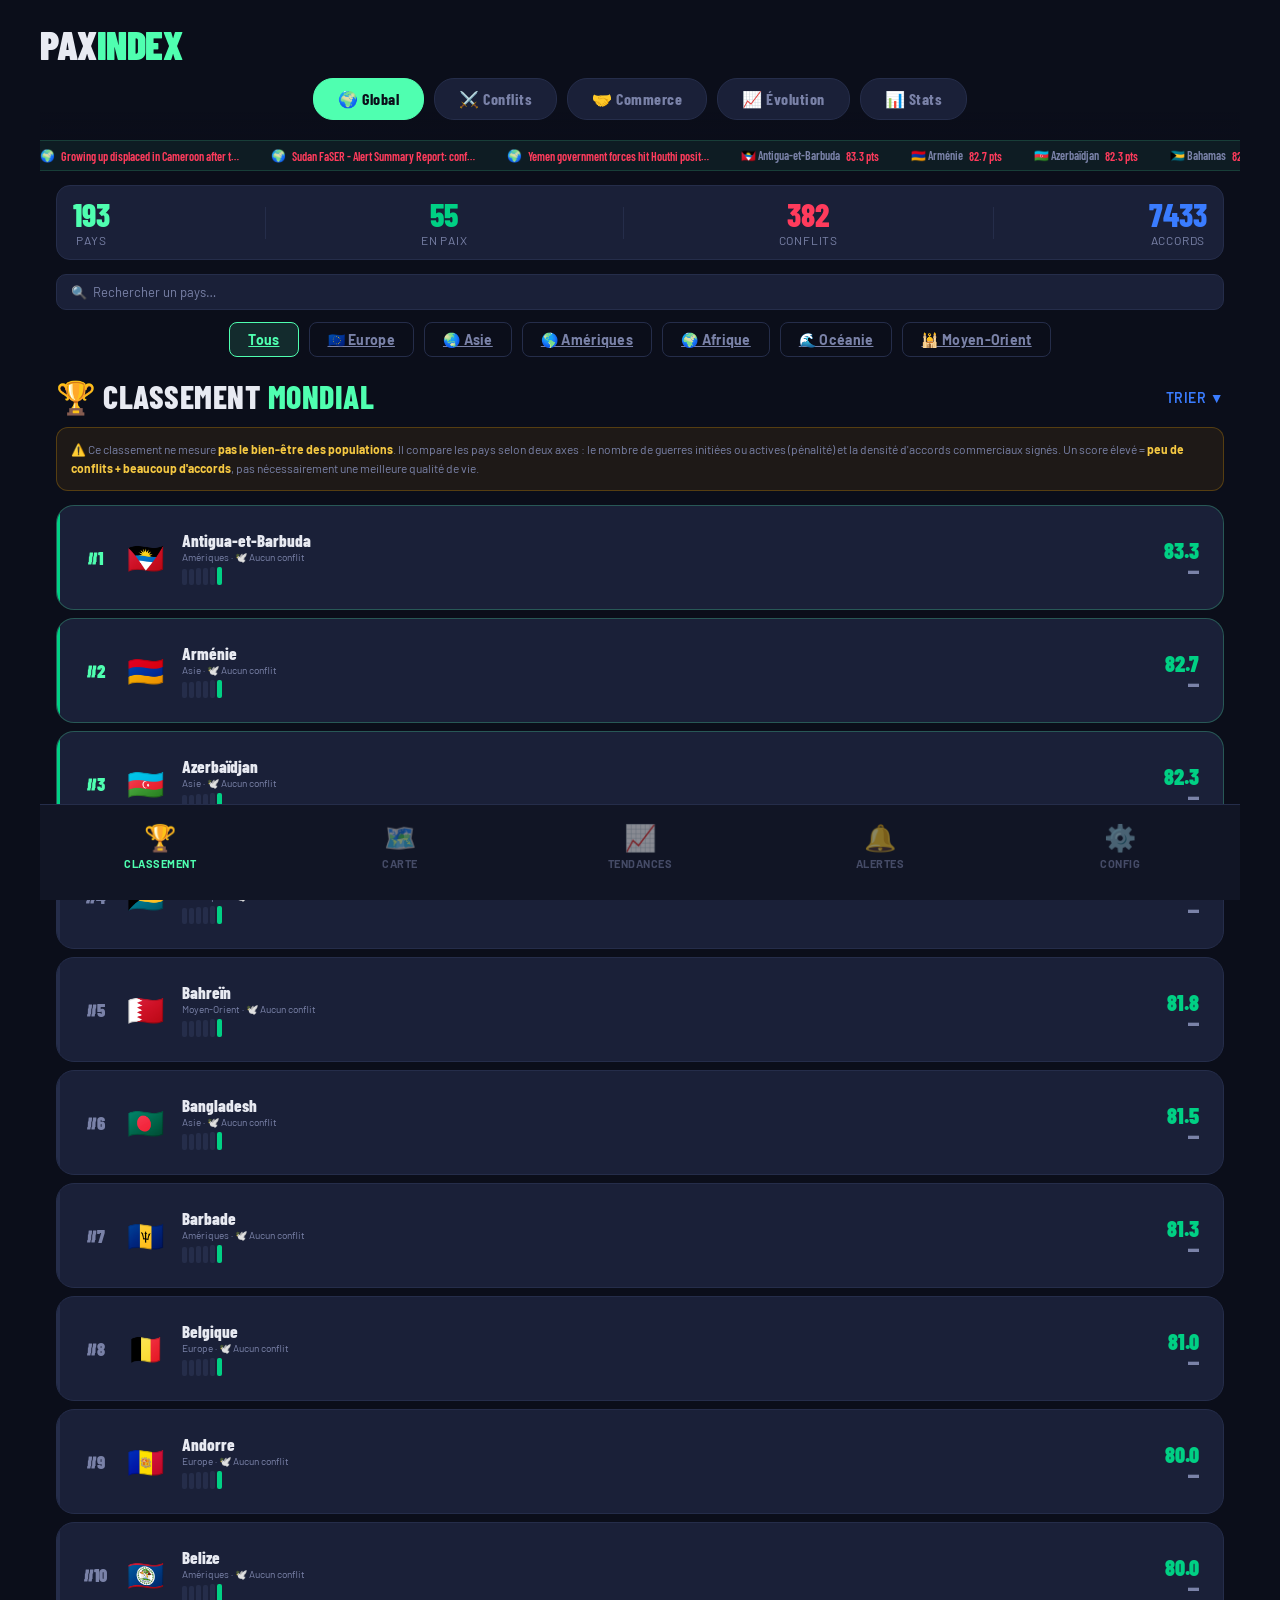
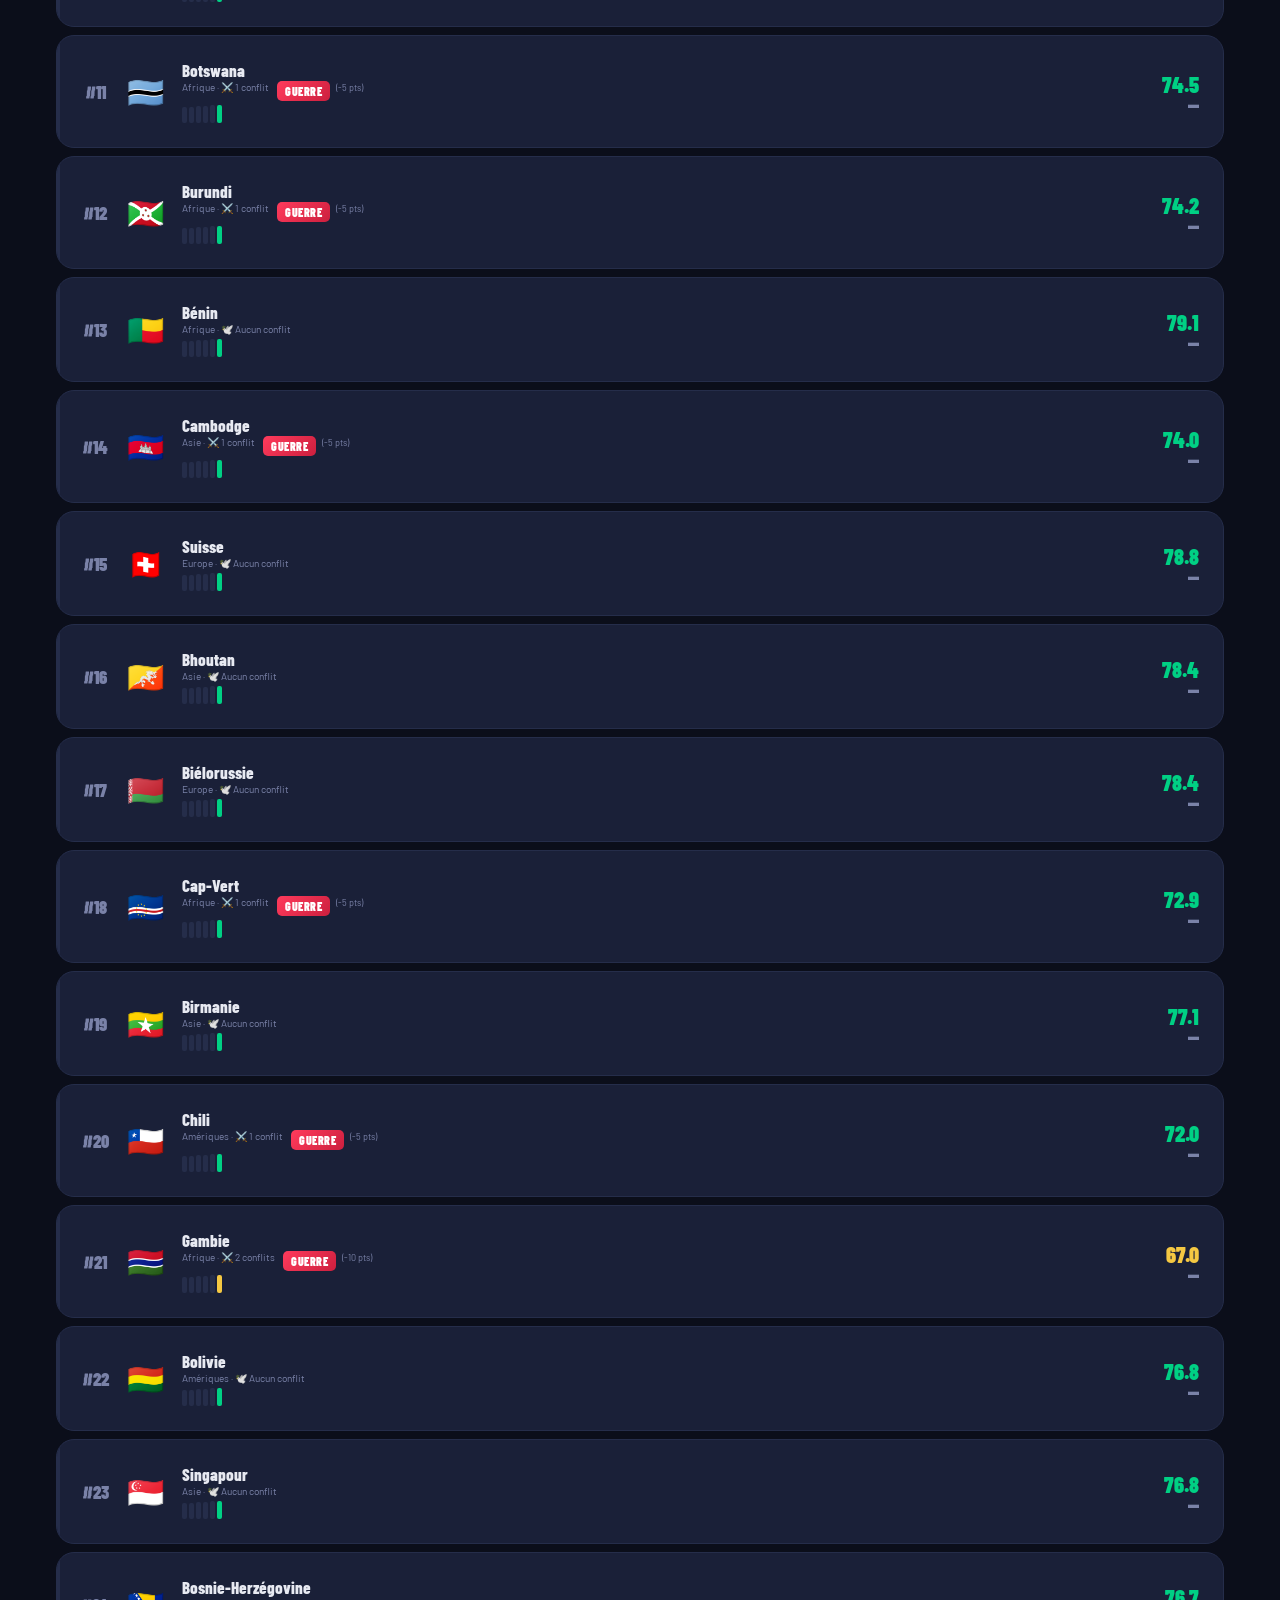
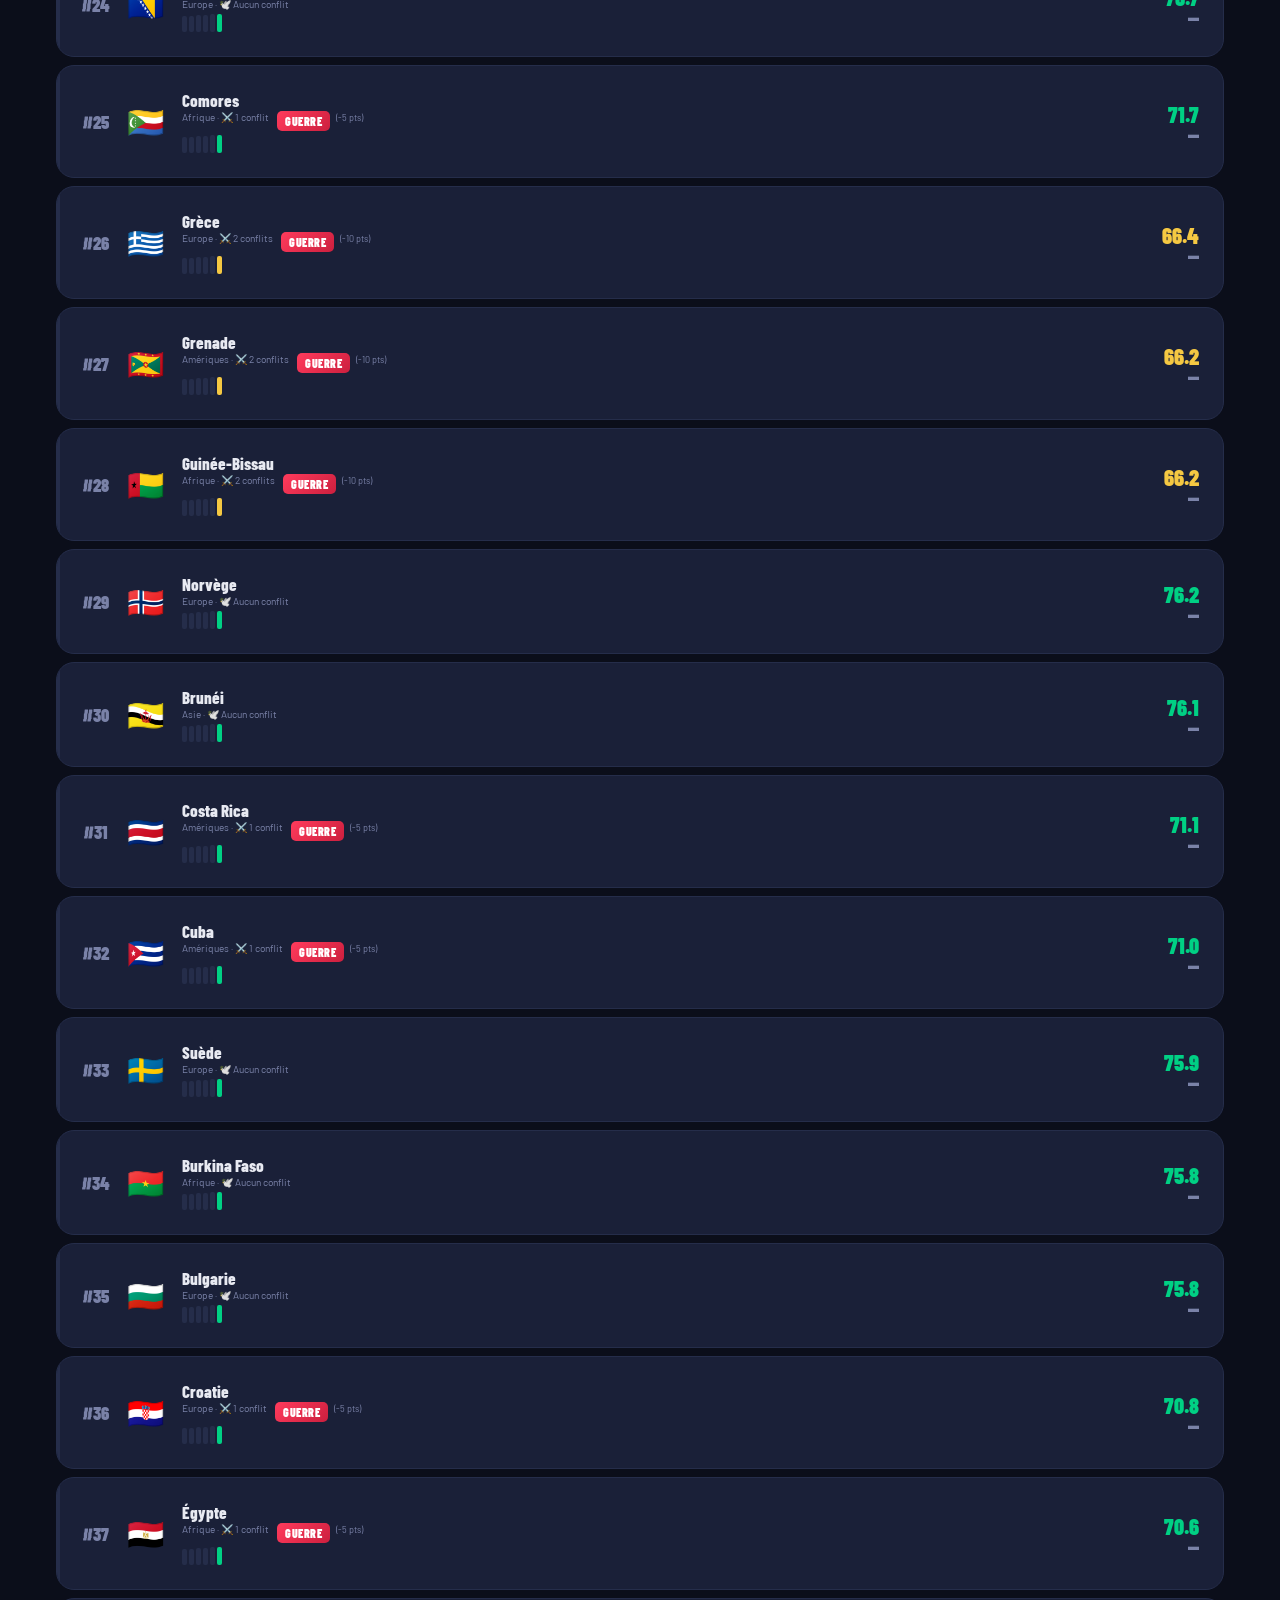
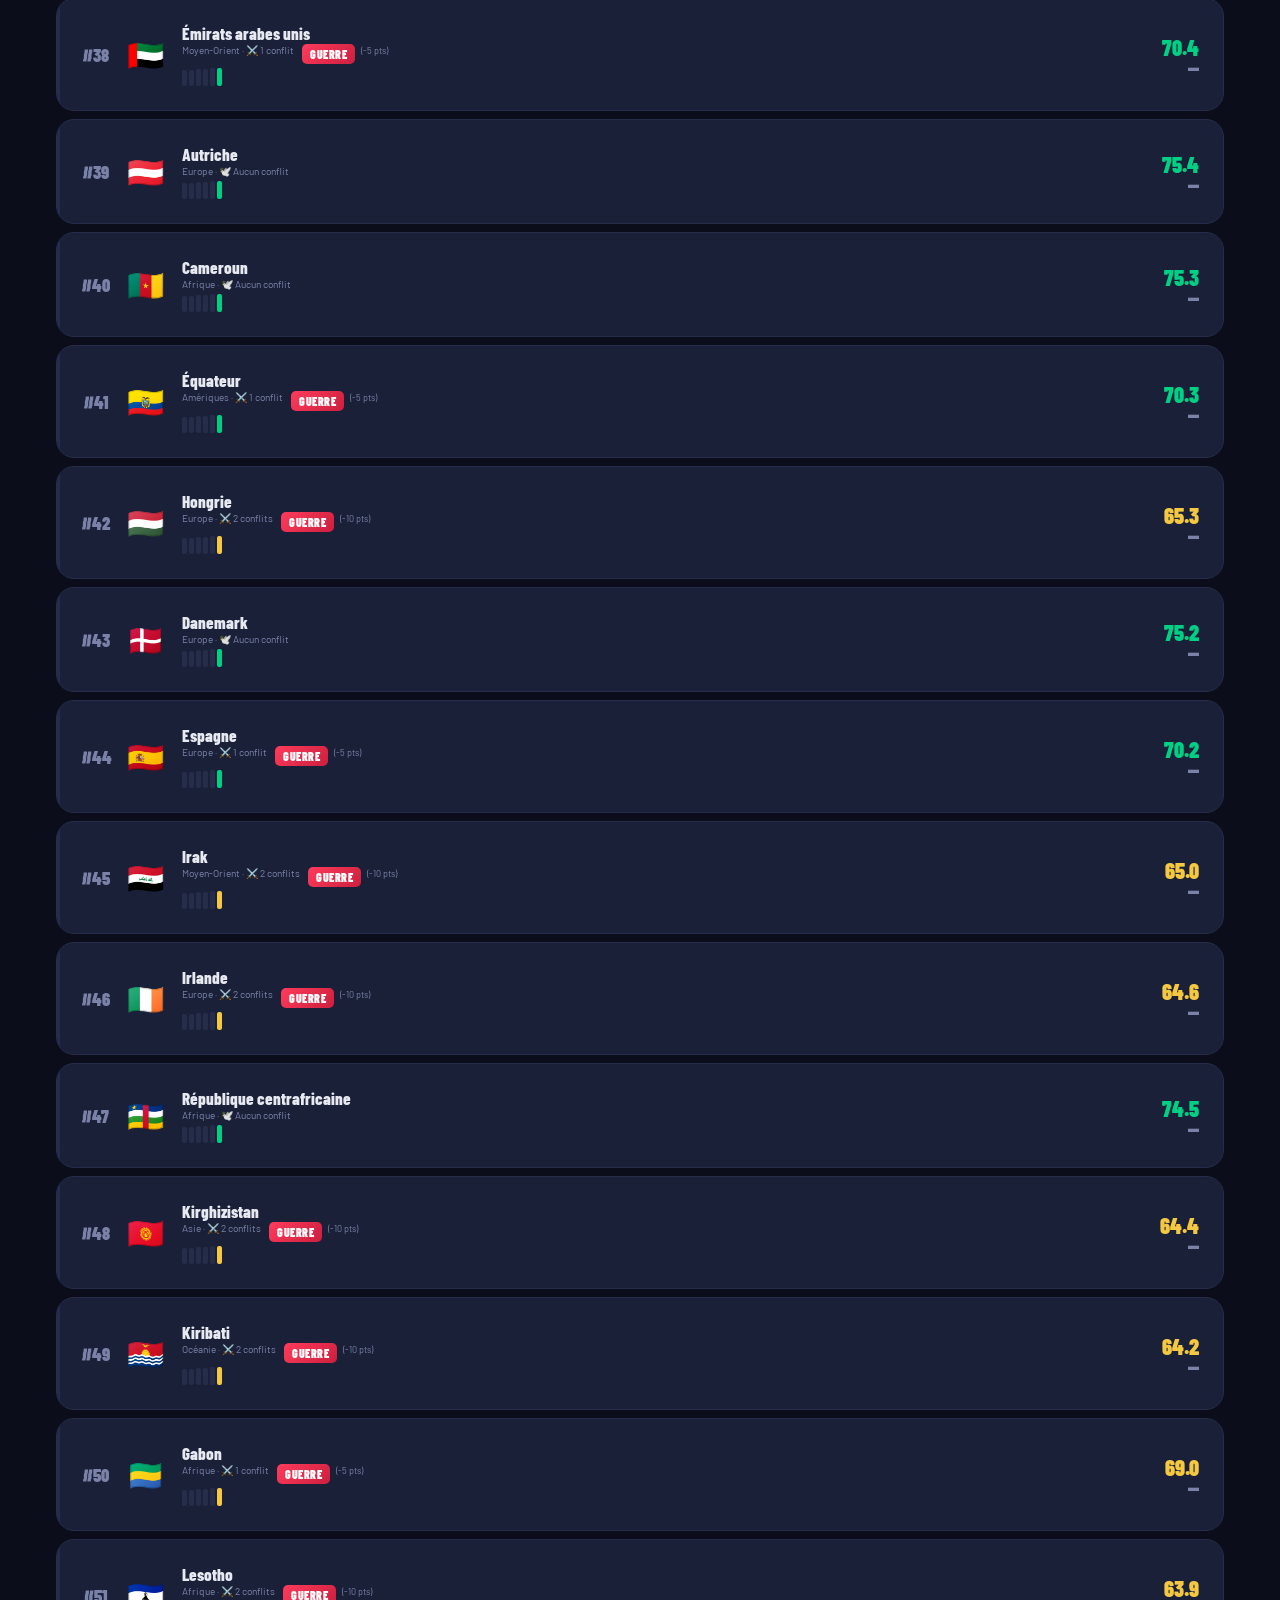
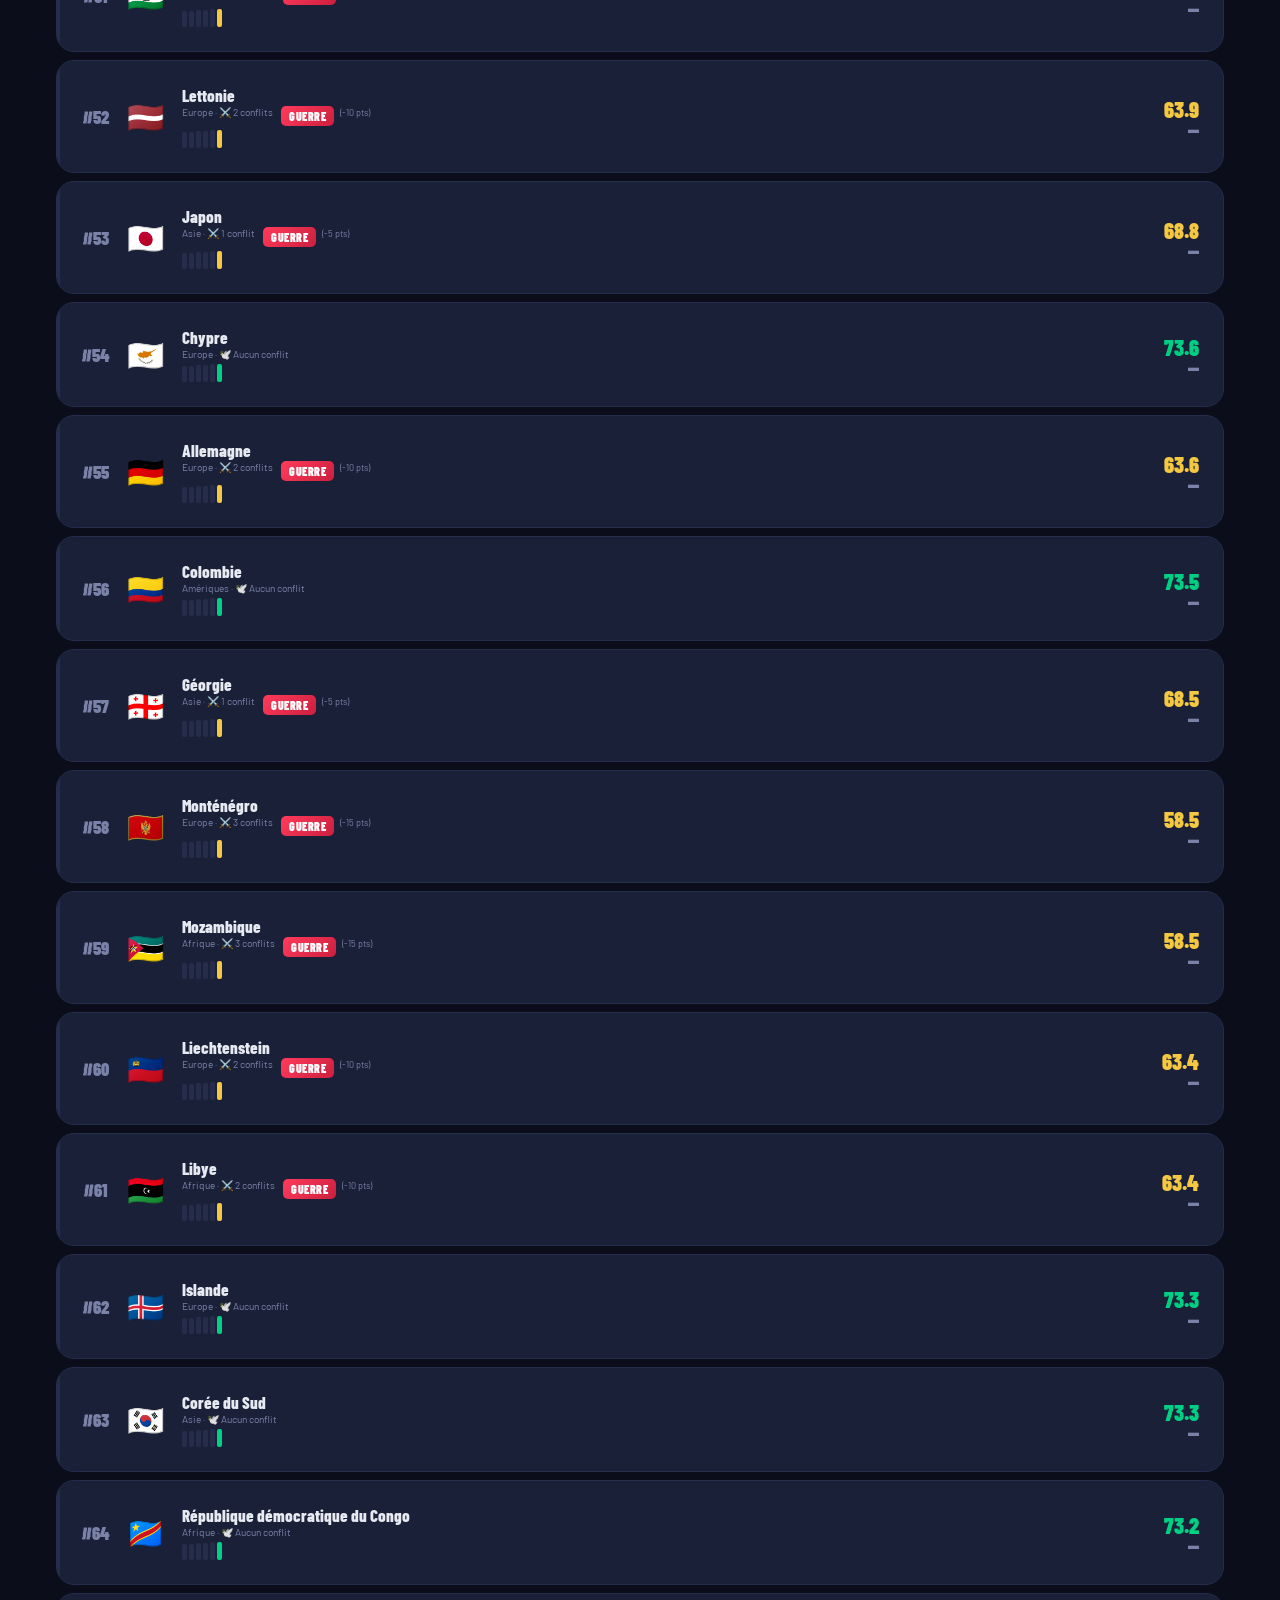
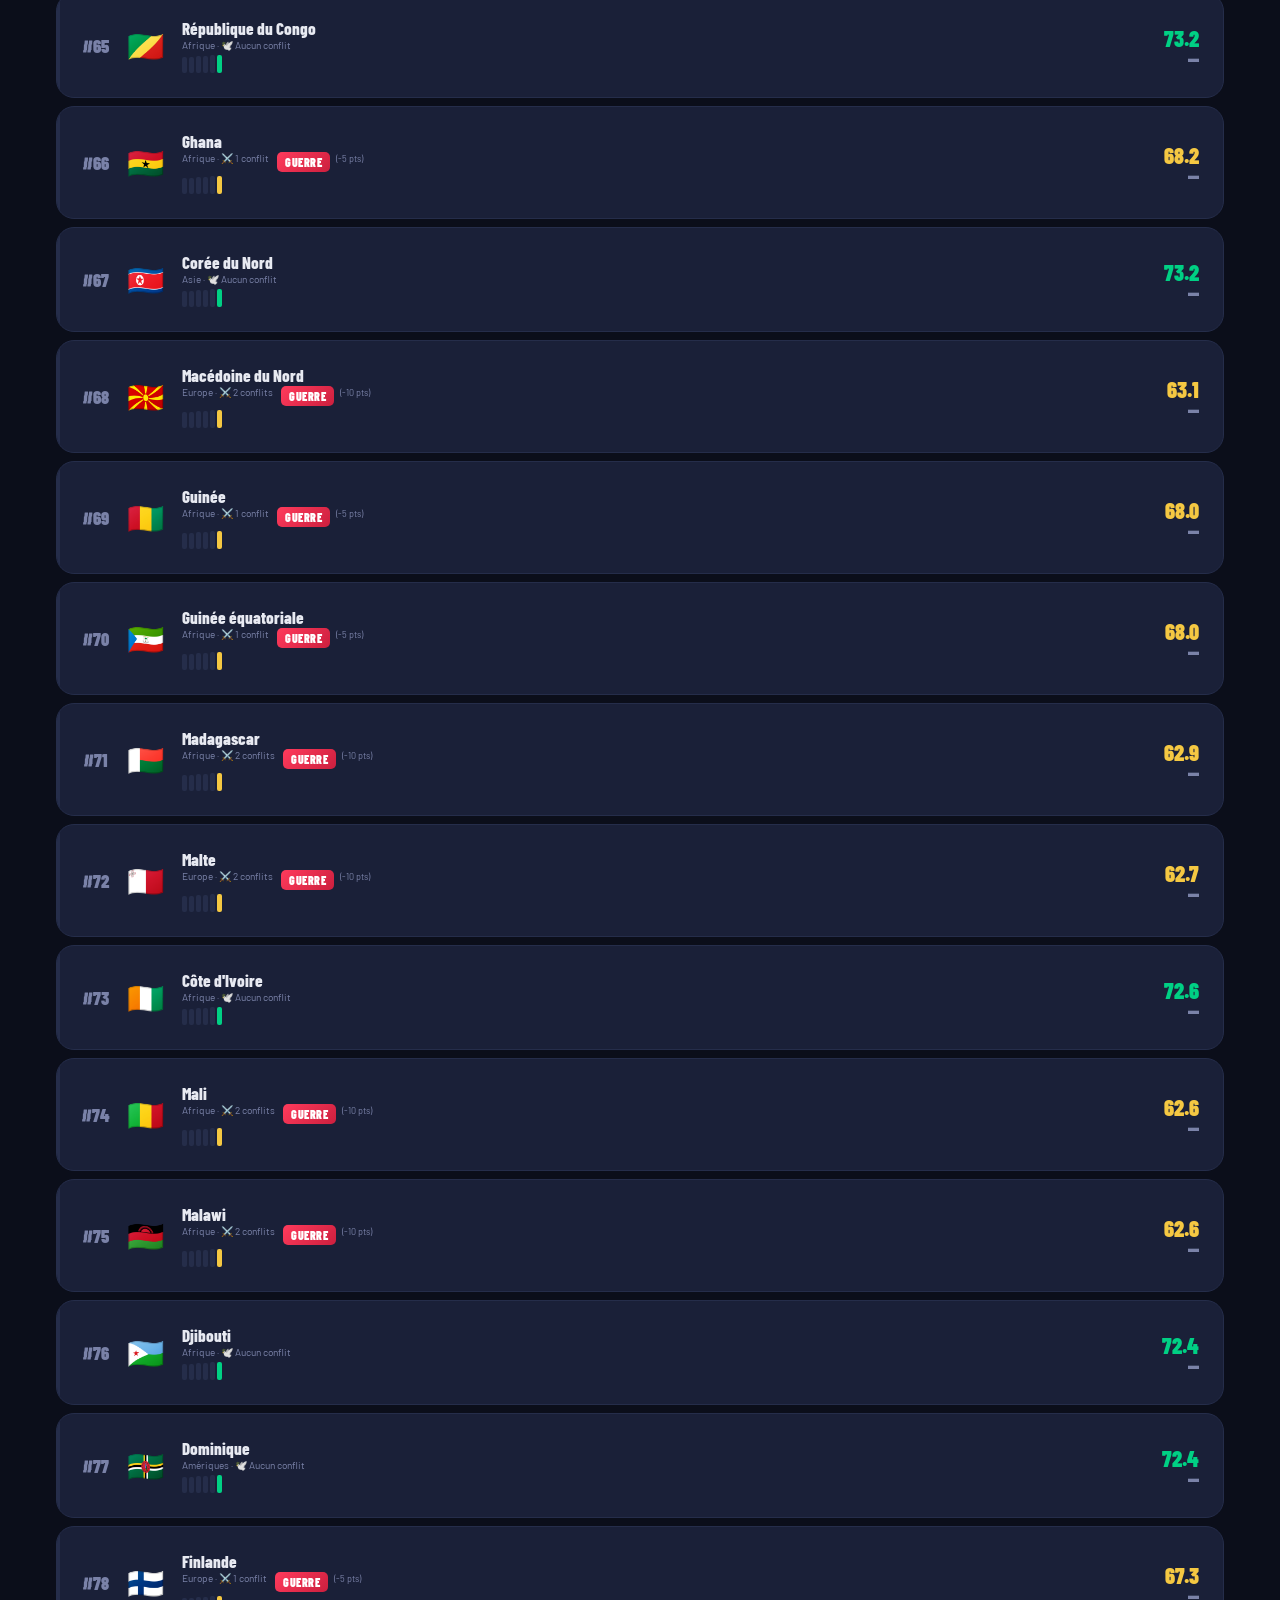
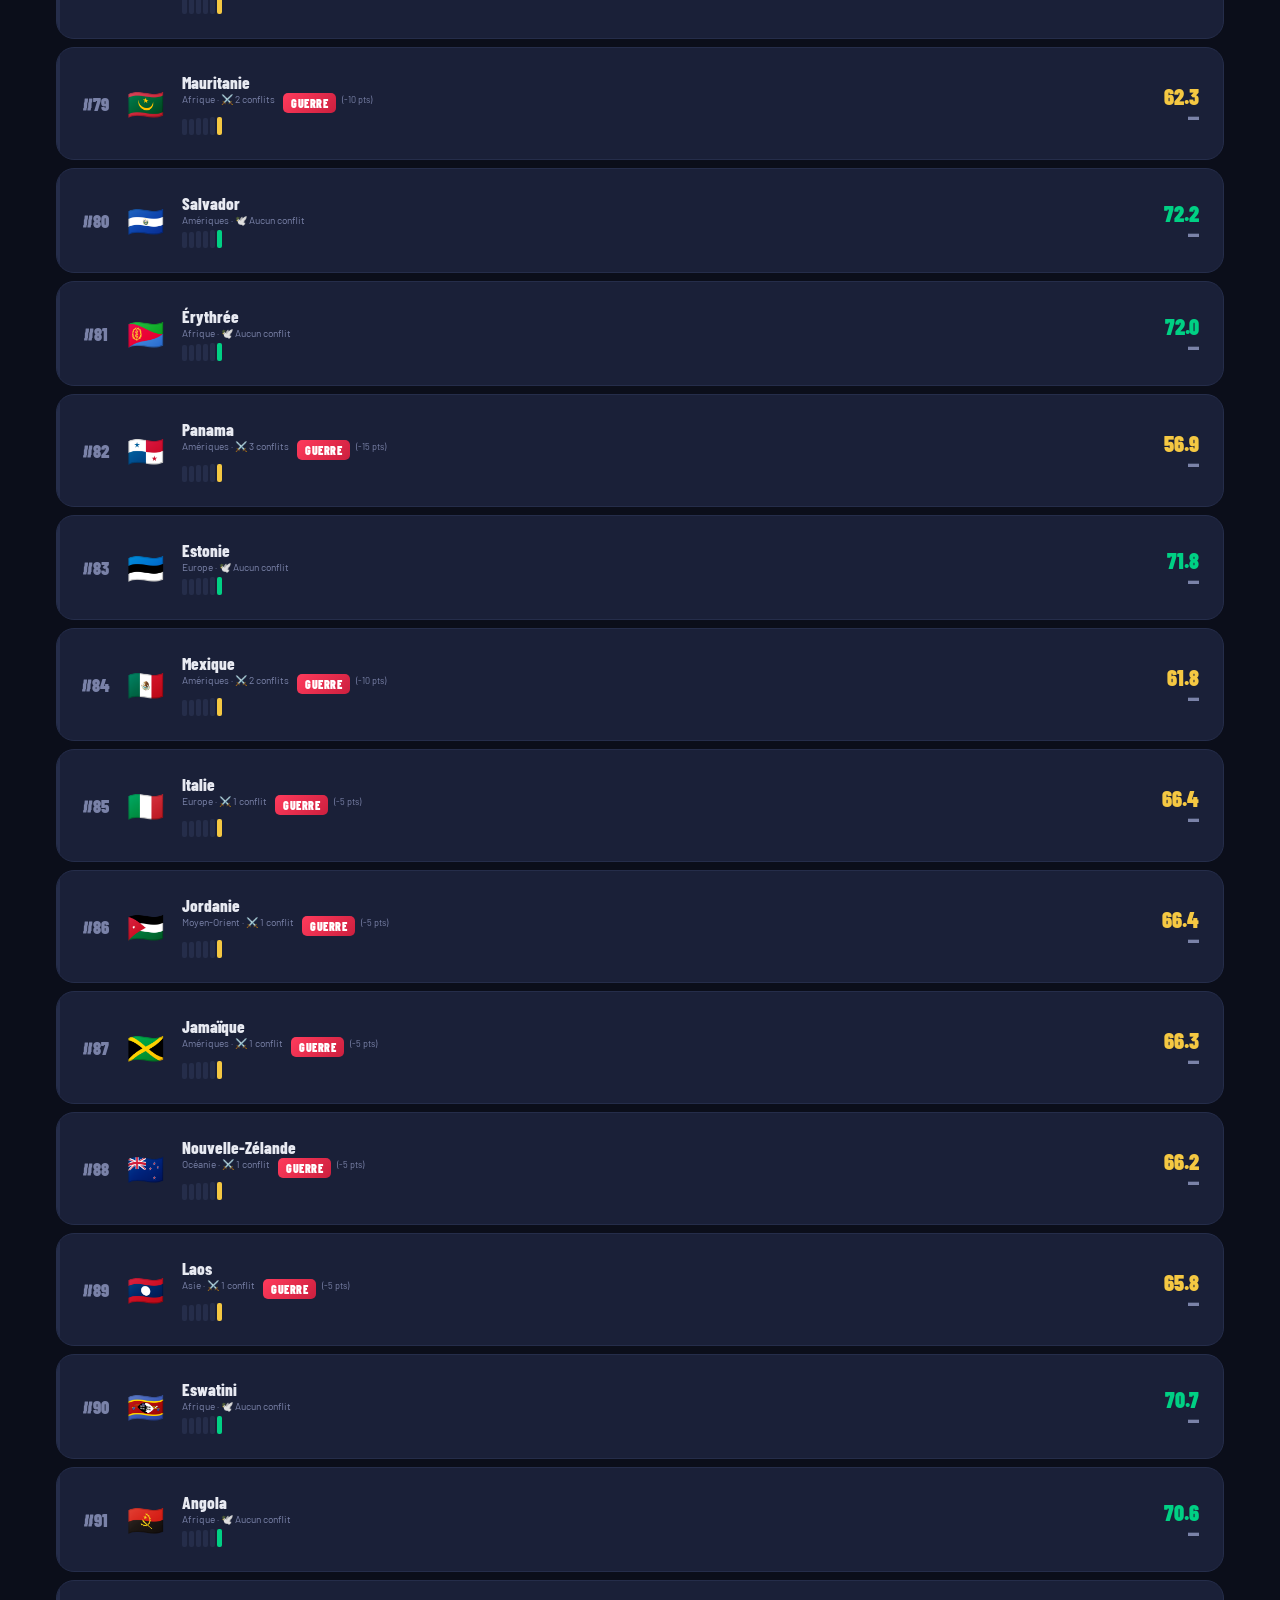
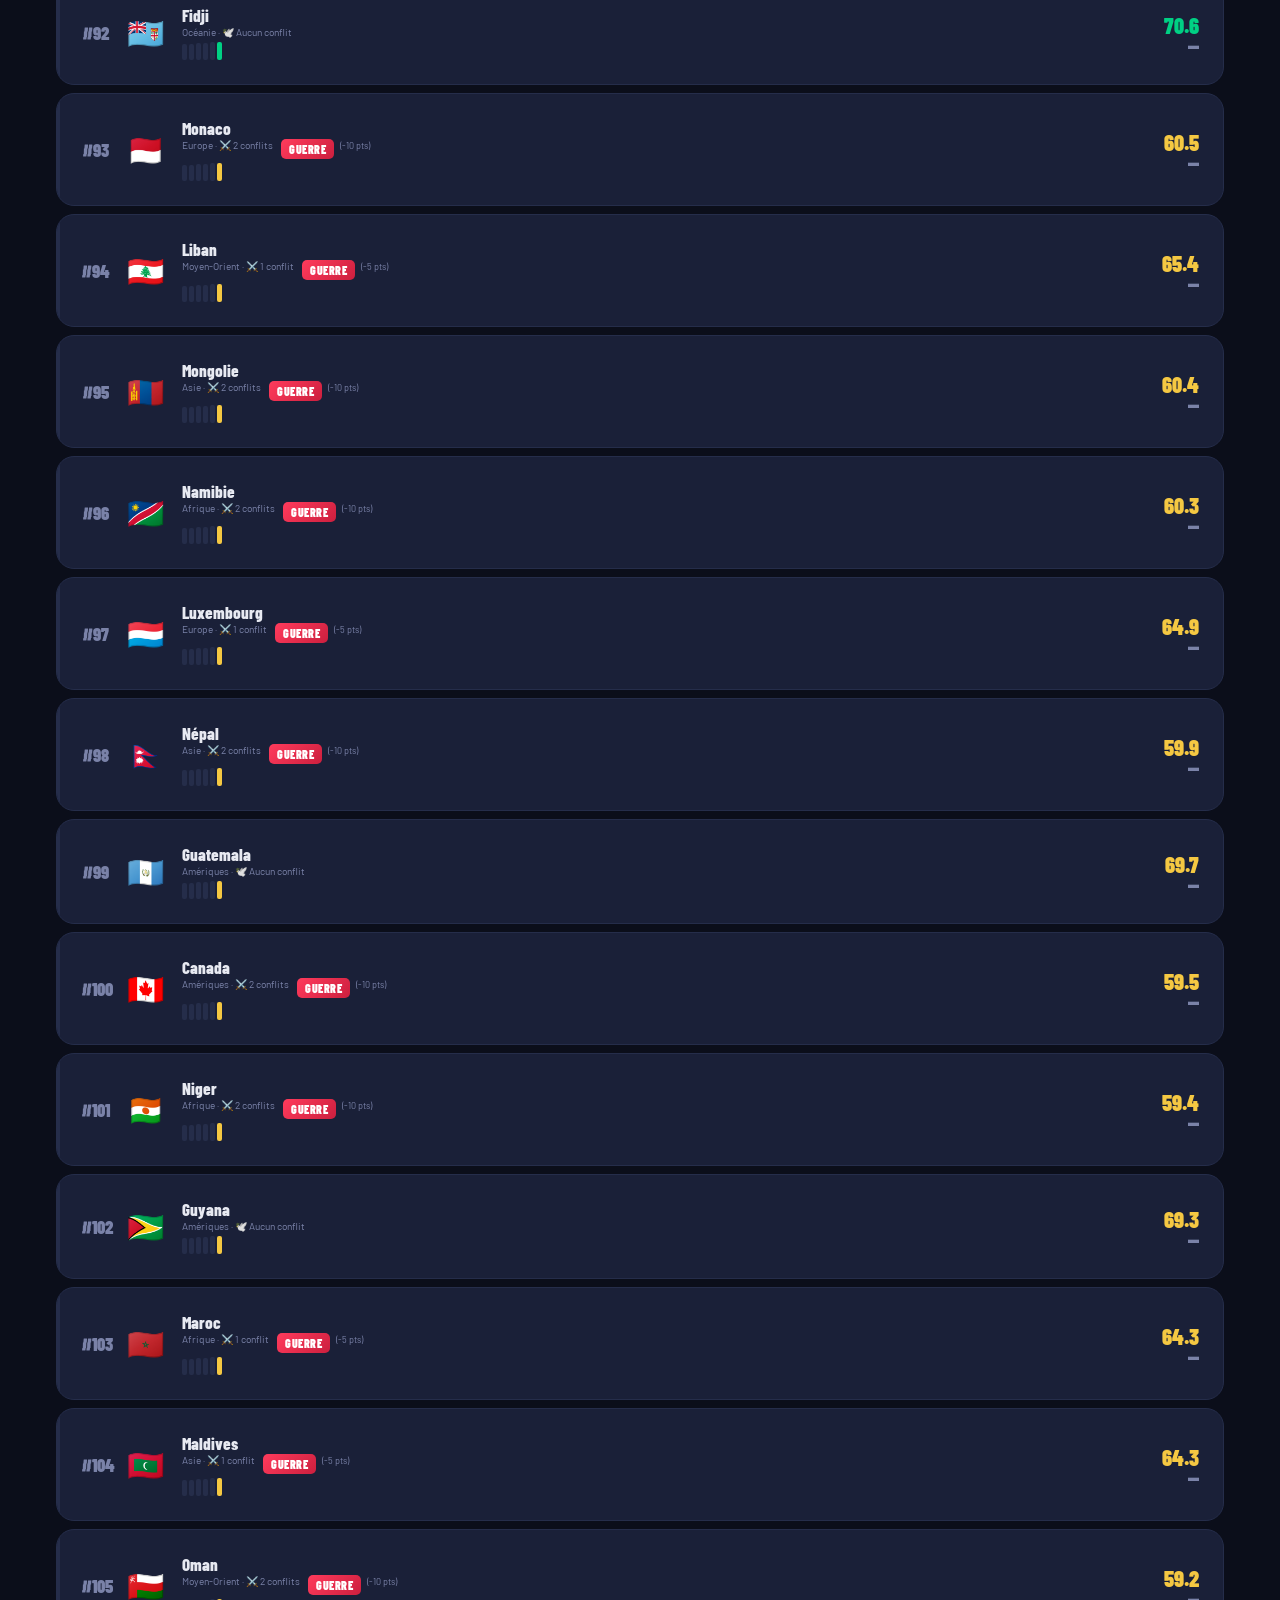
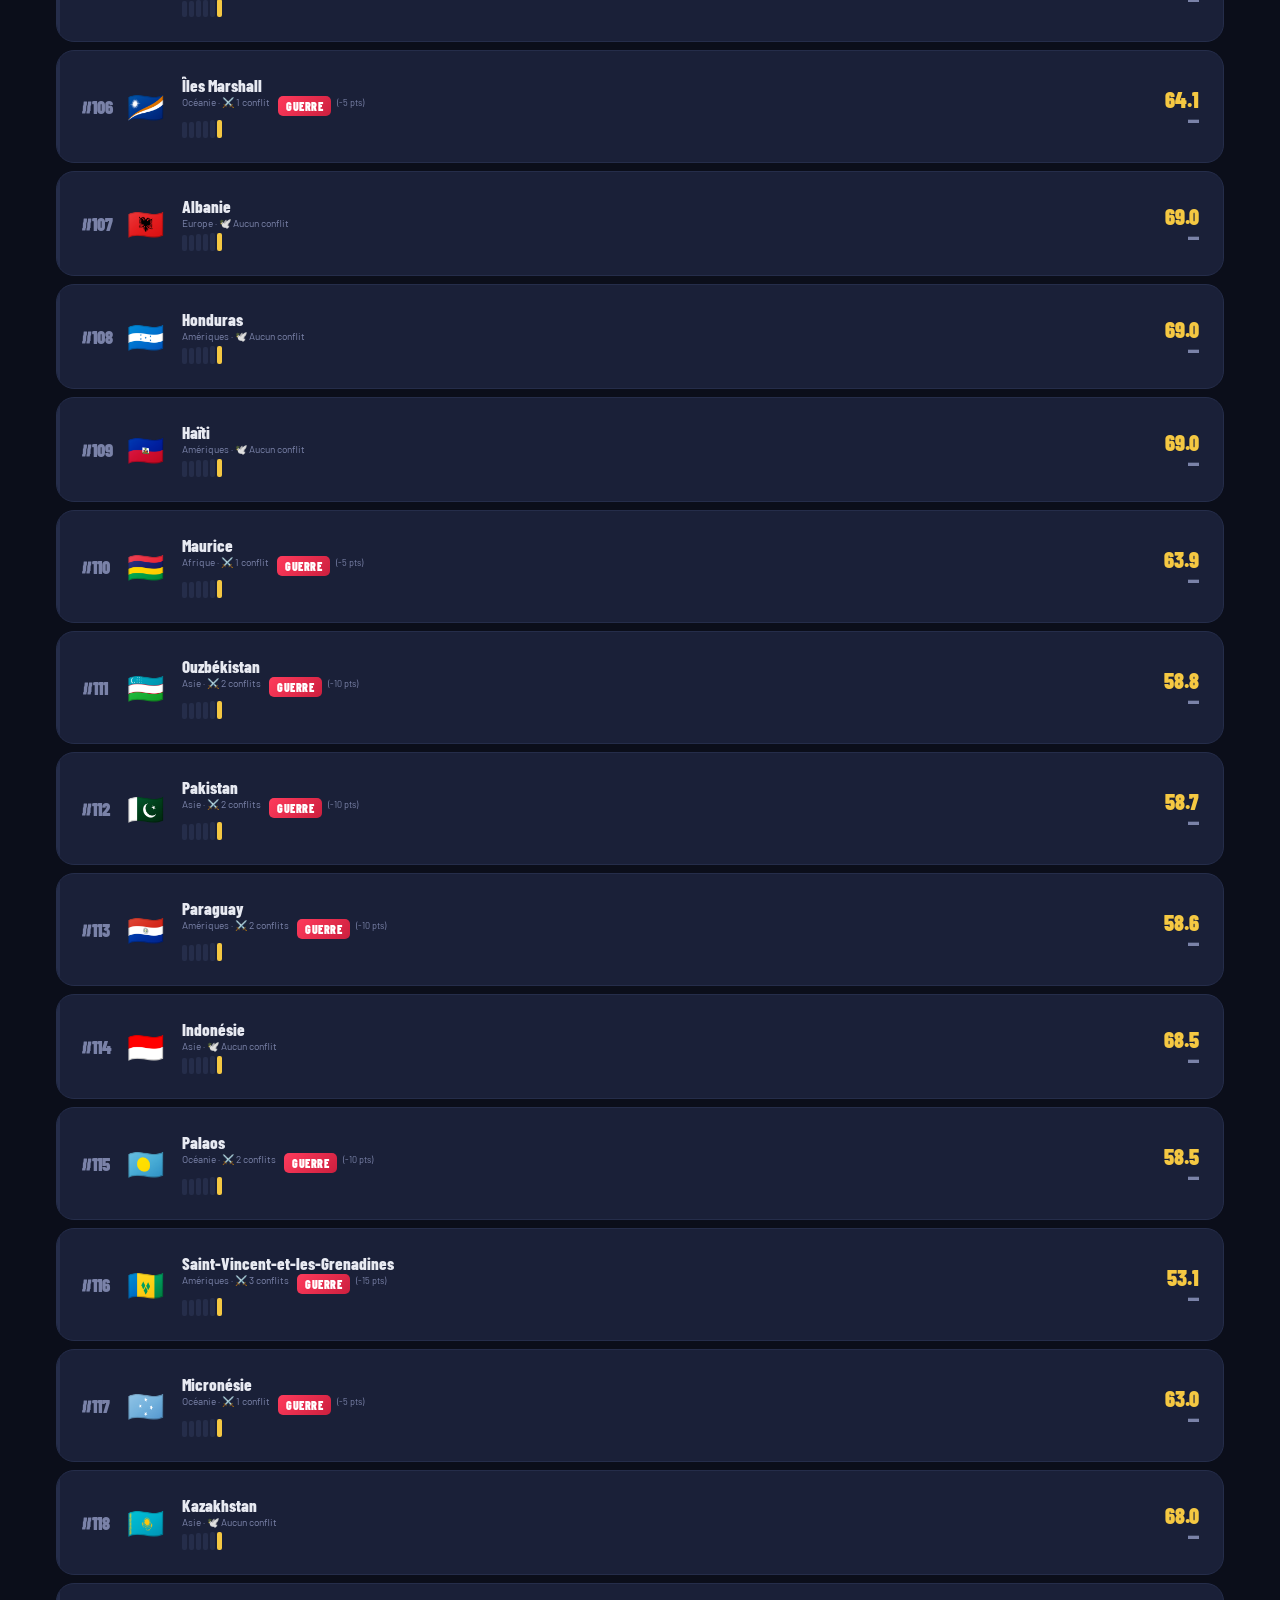
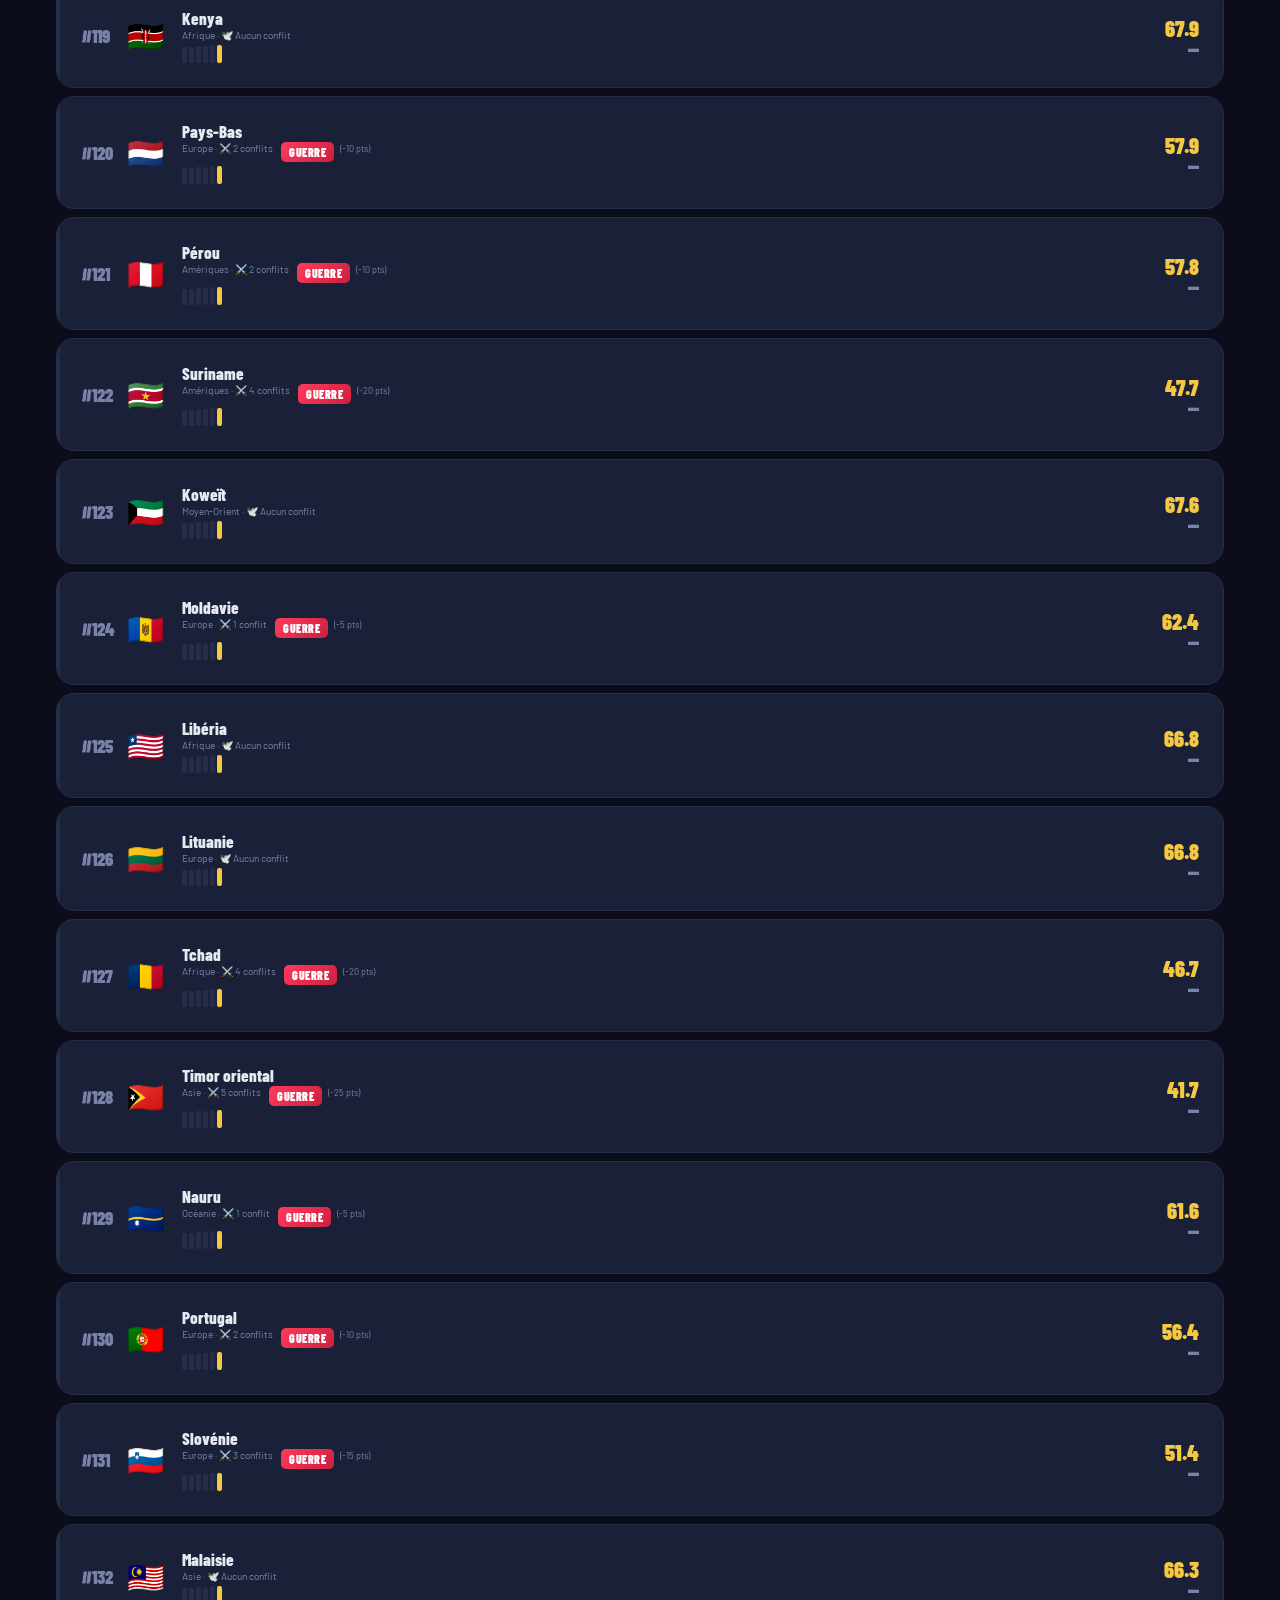
<file: index.html>
<!DOCTYPE html>
<html lang="fr">
<head>
<meta charset="UTF-8">
<meta name="viewport" content="width=device-width, initial-scale=1.0">
<title>PaxIndex — Classement mondial de paix</title>
<link rel="stylesheet" href="assets/css/base.css">
<link rel="stylesheet" href="assets/css/components.css">
<link rel="stylesheet" href="assets/css/responsive.css">
<style>
  .content { padding-bottom: 90px; }

  /* RANK NUMBER */
  .rank-num {
    font-family: 'Barlow Condensed', sans-serif;
    font-size: 18px; font-weight: 900; color: var(--muted);
    width: 28px; text-align: center; flex-shrink: 0;
  }
  .rank-card.top3 .rank-num { color: var(--accent); }

  /* FLAG */
  .rank-flag { font-size: 30px; flex-shrink: 0; }

  /* COUNTRY INFO */
  .rank-info { flex: 1; min-width: 0; }
  .rank-name {
    font-family: 'Barlow Condensed', sans-serif;
    font-size: 17px; font-weight: 800;
    white-space: nowrap; overflow: hidden; text-overflow: ellipsis;
  }
  .rank-sub { font-size: 10px; color: var(--muted); margin-top: 1px; }

  /* SCORE */
  .rank-score-wrap { text-align: right; flex-shrink: 0; }
  .rank-score {
    font-family: 'Barlow Condensed', sans-serif;
    font-size: 22px; font-weight: 900; line-height: 1;
  }
  .rank-change {
    font-family: 'Barlow Condensed', sans-serif;
    font-size: 11px; font-weight: 700; margin-top: 2px;
  }
  .change-up   { color: var(--green); }
  .change-down { color: var(--red); }

  /* MINI SPARKLINE */
  .mini-bars { display: flex; gap: 2px; align-items: flex-end; height: 18px; margin-top: 4px; }
  .mini-bar  { width: 5px; border-radius: 2px; background: var(--border); }

  /* CARDS WRAP */
  .ranking-list { padding: 0 16px; display: flex; flex-direction: column; gap: 8px; }

  /* GLOBAL STATS BAR */
  .stats-bar {
    margin: 0 16px 14px;
    background: var(--card); border: 1px solid var(--border);
    border-radius: 14px; padding: 12px 16px;
    display: flex; justify-content: space-between; align-items: center;
  }

  /* SEARCH */
  .search-wrap {
    padding: 0 16px 12px;
  }
  .search-input {
    width: 100%; background: var(--card); border: 1px solid var(--border);
    border-radius: 10px; padding: 9px 14px;
    font-family: 'Barlow', sans-serif; font-size: 13px; color: var(--text);
    outline: none; transition: border-color .2s;
  }
  .search-input::placeholder { color: var(--muted); }
  .search-input:focus { border-color: var(--accent); }

  /* DISCLAIMER */
  .disclaimer-box {
    margin: 0 16px 14px;
    background: rgba(255, 170, 0, 0.08);
    border: 1px solid rgba(255, 170, 0, 0.25);
    border-radius: 12px;
    padding: 12px 14px;
    font-size: 12px;
    line-height: 1.6;
    color: var(--muted);
  }
  .disclaimer-box strong { color: var(--gold); }
</style>
</head>
<body>

<!-- HEADER -->
<div class="header">
  <div class="header-top">
    <a class="logo" href="index.html" style="text-decoration:none;cursor:pointer">PAX<span>INDEX</span></a>
    
  </div>

  <!-- TABS -->
  <div class="tabs">
    <div class="tab active" id="tab-global"    data-href="index.html">🌍 Global</div>
    <div class="tab"        id="tab-conflits"  data-href="conflits.html">⚔️ Conflits</div>
    <div class="tab"        id="tab-commerce"  data-href="commerce.html">🤝 Commerce</div>
    <div class="tab"        id="tab-evolution" data-href="tendances.html">📈 Évolution</div>
    <div class="tab"        id="tab-stats"     data-href="stats.html">📊 Stats</div>
  </div>
</div>

<!-- TICKER -->
<div class="ticker-wrap">
  <div class="ticker" id="ticker">
    <!-- rempli par JS -->
  </div>
</div>

<div class="content">

  <!-- STATS GLOBALES -->
  <div class="stats-bar">
    <div class="stat-block">
      <div class="stat-val text-accent" id="stat-total">195</div>
      <div class="stat-label">Pays</div>
    </div>
    <div style="width:1px;height:32px;background:var(--border)"></div>
    <div class="stat-block">
      <div class="stat-val text-green" id="stat-peaceful">—</div>
      <div class="stat-label">En paix</div>
    </div>
    <div style="width:1px;height:32px;background:var(--border)"></div>
    <div class="stat-block">
      <div class="stat-val text-red" id="stat-conflicts">—</div>
      <div class="stat-label">Conflits</div>
    </div>
    <div style="width:1px;height:32px;background:var(--border)"></div>
    <div class="stat-block">
      <div class="stat-val text-blue" id="stat-trade">—</div>
      <div class="stat-label">Accords</div>
    </div>
  </div>

  <!-- SEARCH -->
  <div class="search-wrap">
    <input class="search-input" id="search" type="text" placeholder="🔍  Rechercher un pays…">
  </div>

  <!-- FILTERS RÉGION -->
  <div class="filter-row">
    <a class="filter-chip on" href="index.html" data-region="all">Tous</a>
    <a class="filter-chip" href="index.html?region=Europe" data-region="Europe">🇪🇺 Europe</a>
    <a class="filter-chip" href="index.html?region=Asie" data-region="Asie">🌏 Asie</a>
    <a class="filter-chip" href="index.html?region=Amériques" data-region="Amériques">🌎 Amériques</a>
    <a class="filter-chip" href="index.html?region=Afrique" data-region="Afrique">🌍 Afrique</a>
    <a class="filter-chip" href="index.html?region=Océanie" data-region="Océanie">🌊 Océanie</a>
    <a class="filter-chip" href="index.html?region=Moyen-Orient" data-region="Moyen-Orient">🕌 Moyen-Orient</a>
  </div>

  <div class="section-header">
    <div class="section-title">🏆 Classement <span>mondial</span></div>
    <div class="see-all" id="sort-toggle" onclick="toggleSort()">Trier ▼</div>
  </div>

  <!-- DISCLAIMER -->
  <div class="disclaimer-box">
    ⚠️ Ce classement ne mesure <strong>pas le bien-être des populations</strong>. Il compare les pays selon deux axes : le nombre de guerres initiées ou actives (pénalité) et la densité d'accords commerciaux signés. Un score élevé = <strong>peu de conflits + beaucoup d'accords</strong>, pas nécessairement une meilleure qualité de vie.
  </div>

  <div class="ranking-list" id="ranking-list">
    <!-- rempli par JS -->
  </div>

</div>

<!-- BOTTOM NAV -->
<div class="bottom-nav">
  <div class="nav-item active" id="nav-classement" data-href="index.html"><div class="nav-icon">🏆</div><div class="nav-label">Classement</div></div>
  <div class="nav-item" id="nav-carte" data-href="carte.html"><div class="nav-icon">🗺️</div><div class="nav-label">Carte</div></div>
  <div class="nav-item" id="nav-tendances" data-href="tendances.html"><div class="nav-icon">📈</div><div class="nav-label">Tendances</div></div>
  <div class="nav-item" id="nav-alertes" data-href="alertes.html"><div class="nav-icon">🔔</div><div class="nav-label">Alertes</div></div>
  <div class="nav-item" id="nav-config" data-href="config.html"><div class="nav-icon">⚙️</div><div class="nav-label">Config</div></div>
</div>

<script src="assets/js/data.js"></script>
<script src="assets/js/nav.js"></script>
<script>
let allCountries = [];
let sortAsc = false;
let activeRegion = 'all';

function adjustedScore(c) {
  // Pénalité de guerre : -5 points par conflit
  return Math.max(0, c.score - c.wars * 5);
}

function scoreColor(s) {
  // s peut être un nombre (score) ou un objet country
  const score = typeof s === 'object' ? adjustedScore(s) : s;
  return score >= 70 ? 'var(--green)' : score >= 40 ? 'var(--gold)' : 'var(--red)';
}

function cardClass(rank, total) {
  if (rank <= 3)            return 'top3';
  if (rank >= total - 2)    return 'bottom3';
  return 'mid';
}

function sparkline(c) {
  const heights = [0.88, 0.91, 0.94, 0.96, 0.98, 1.0].map(f =>
    Math.round(Math.max(4, f * 18))
  );
  return heights.map((h, i) =>
    `<div class="mini-bar" style="height:${h}px;background:${i===5 ? scoreColor(c) : 'var(--border)'}"></div>`
  ).join('');
}

function renderList(countries) {
  const el = document.getElementById('ranking-list');
  if (!countries.length) {
    el.innerHTML = '<p style="padding:24px;text-align:center;color:var(--muted)">Aucun résultat.</p>';
    return;
  }
  el.innerHTML = countries.map((c, i) => {
    const cls   = cardClass(c.rank, allCountries.length);
    const col   = scoreColor(c);
    const adj   = adjustedScore(c);
    const chg   = c.change > 0
      ? `<span class="change-up">▲ +${c.change}</span>`
      : c.change < 0
        ? `<span class="change-down">▼ ${c.change}</span>`
        : `<span style="color:var(--muted)">▬</span>`;
    return `
      <div class="rank-card ${cls}" onclick="location.href='pays.html?code=${c.code}'"
           style="animation-delay:${i * 0.04}s">
        <div class="rank-num">#${c.rank}</div>
        <div class="rank-flag">${c.flag}</div>
        <div class="rank-info">
          <div class="rank-name">${c.name}</div>
          <div class="rank-sub">${c.region} · ${c.wars === 0 ? '🕊️ Aucun conflit' : `⚔️ ${c.wars} conflit${c.wars>1?'s':''}`} ${c.wars > 0 ? '<span class="war-badge">Guerre</span>' : ''} ${c.wars > 0 ? `<span style="font-size:9px;color:var(--muted);margin-left:4px">(-${c.wars * 5} pts)</span>` : ''}</div>
          <div class="mini-bars">${sparkline(c)}</div>
        </div>
        <div class="rank-score-wrap">
          <div class="rank-score" style="color:${col}">${adj.toFixed(1)}</div>
          <div class="rank-change">${chg}</div>
        </div>
      </div>`;
  }).join('');
}

function applyFilters() {
  const q = document.getElementById('search').value.toLowerCase();
  let list = [...allCountries];
  if (activeRegion !== 'all') list = list.filter(c => c.region === activeRegion);
  if (q) list = list.filter(c => c.name.toLowerCase().includes(q) || c.code.toLowerCase().includes(q));
  if (sortAsc) list = list.sort((a, b) => a.score - b.score);
  renderList(list);
}

function toggleSort() {
  sortAsc = !sortAsc;
  document.getElementById('sort-toggle').textContent = sortAsc ? 'Trier ▲' : 'Trier ▼';
  applyFilters();
}

function buildTicker(countries, alerts) {
  const items = [
    ...alerts.slice(0, 3).map(a => `<div class="ticker-item">${a.country} <span class="${a.level === 'critical' ? 'down' : 'up'}">${a.text.slice(0,40)}…</span></div>`),
    ...countries.slice(0, 5).map(c => {
      const cls = c.change > 0 ? 'up' : 'down';
      return `<div class="ticker-item">${c.flag} ${c.name} <span class="${cls}">${c.score} pts</span></div>`;
    })
  ];
  const doubled = [...items, ...items]; // loop seamless
  document.getElementById('ticker').innerHTML = doubled.join('');
}

(async () => {
  const [countries, stats, alerts] = await Promise.all([
    fetchData('/countries'),
    fetchData('/stats'),
    fetchData('/alerts'),
  ]);

  allCountries = countries;

  document.getElementById('stat-total').textContent    = stats.totalCountries ?? countries.length;
  document.getElementById('stat-peaceful').textContent = stats.peacefulCount   ?? countries.filter(c => c.wars === 0).length;
  document.getElementById('stat-conflicts').textContent= stats.activeConflicts ?? '—';
  document.getElementById('stat-trade').textContent    = stats.tradeAgreements ?? '—';

  buildTicker(countries, alerts);
  renderList(countries);

  document.getElementById('search').addEventListener('input', applyFilters);
  document.querySelectorAll('.filter-chip[data-region]').forEach(chip => {
    chip.addEventListener('click', (e) => {
      e.preventDefault();
      document.querySelectorAll('.filter-chip[data-region]').forEach(c => c.classList.remove('on'));
      chip.classList.add('on');
      activeRegion = chip.dataset.region;
      applyFilters();
      // Mise à jour de l'URL sans rechargement
      const url = new URL(window.location);
      if (activeRegion === 'all') {
        url.searchParams.delete('region');
      } else {
        url.searchParams.set('region', activeRegion);
      }
      history.pushState({}, '', url);
    });
  });

  // Lecture du paramètre region au chargement
  const urlParams = new URLSearchParams(window.location.search);
  const regionParam = urlParams.get('region');
  if (regionParam && regionParam !== 'all') {
    const chip = document.querySelector(`.filter-chip[data-region="${regionParam}"]`);
    if (chip) {
      chip.click();
    }
  }
})();
</script>
</body>
</html>
</file>
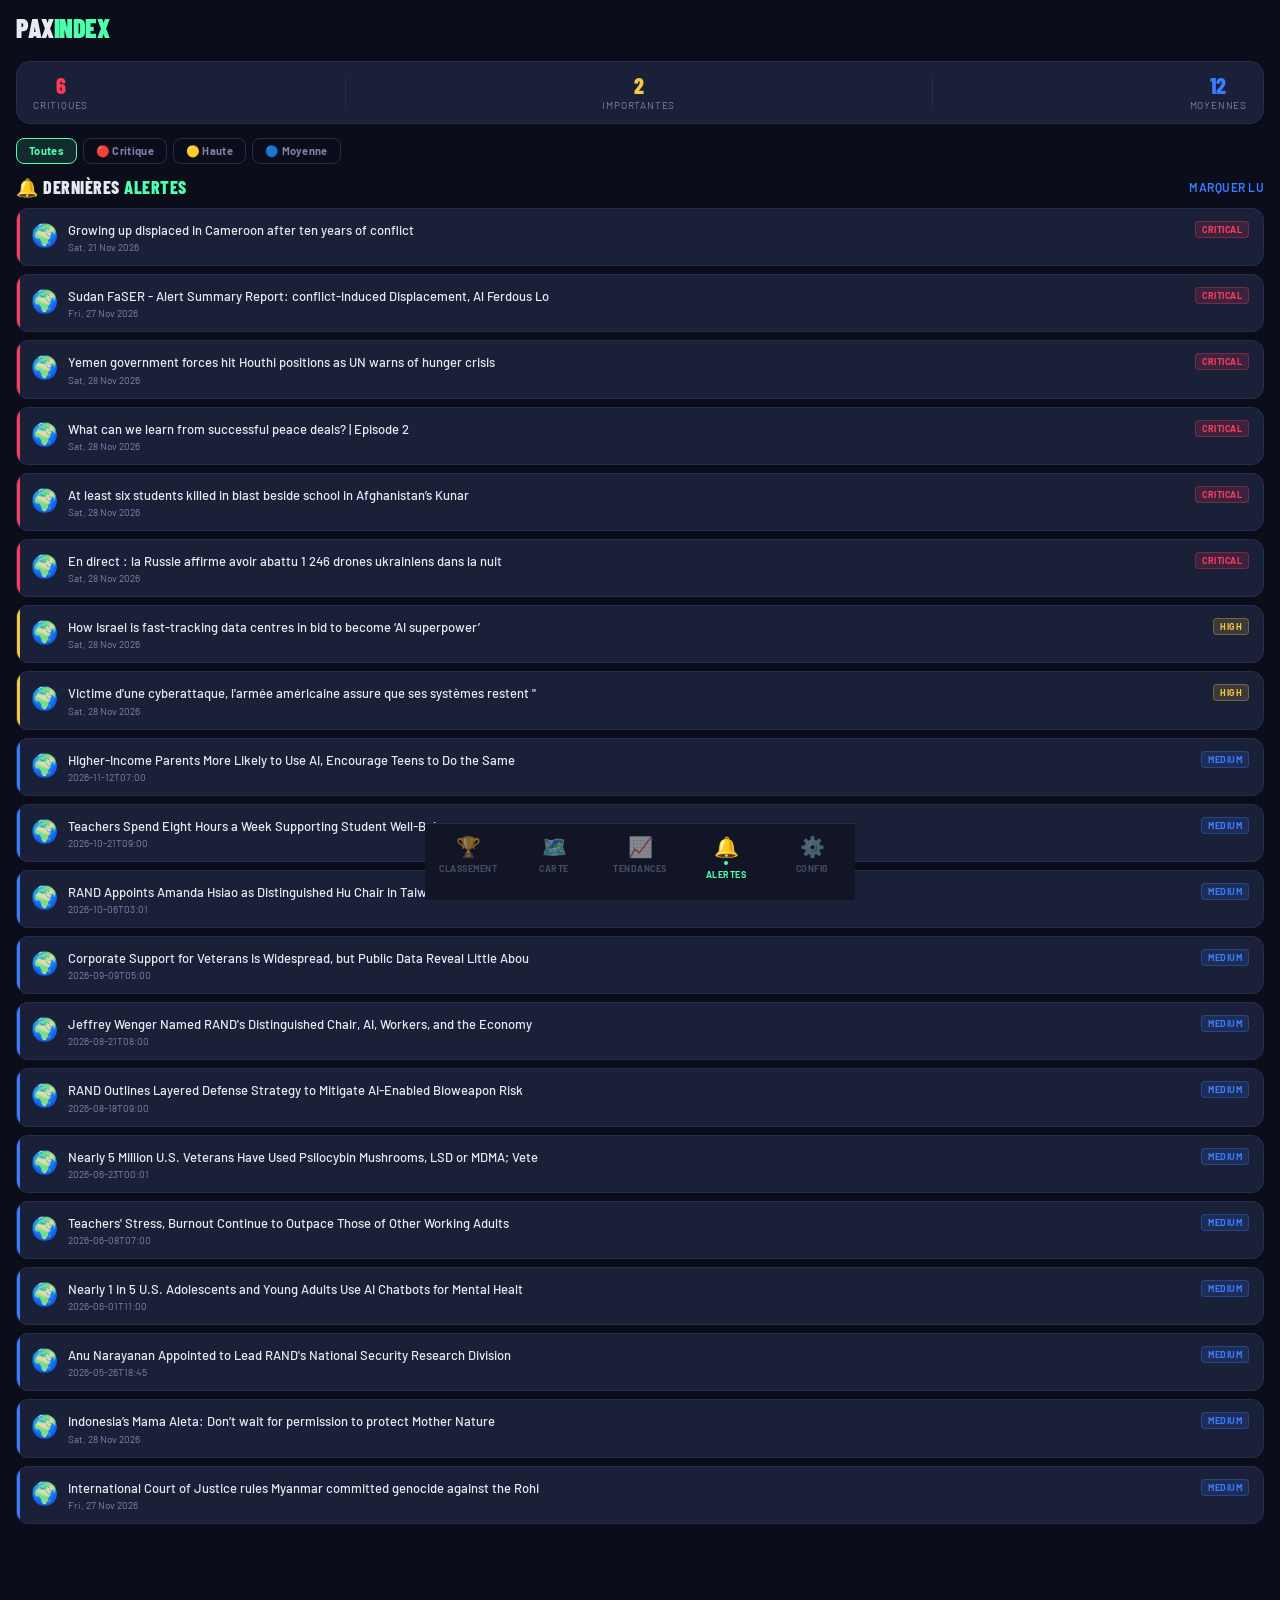
<file: alertes.html>
<!DOCTYPE html>
<html lang="fr">
<head>
<meta charset="UTF-8">
<meta name="viewport" content="width=device-width, initial-scale=1.0">
<title>PaxIndex — Alertes</title>
<link rel="stylesheet" href="assets/css/base.css">
<link rel="stylesheet" href="assets/css/components.css">
<style>
  .content { padding-bottom: 90px; }
  .alert-time { font-size: 10px; color: var(--muted); margin-top: 2px; }
  .alert-text { font-size: 13px; font-weight: 500; line-height: 1.4; }
  .alert-country { font-size: 22px; }
  .alerts-list { padding: 0 16px; display: flex; flex-direction: column; gap: 8px; }
  .empty { padding: 48px 16px; text-align: center; color: var(--muted); font-size: 14px; }
</style>
</head>
<body>

<!-- HEADER -->
<div class="header">
  <div class="header-top">
    <a class="logo" href="index.html" style="text-decoration:none;cursor:pointer">PAX<span>INDEX</span></a>
    
  </div>
</div>

<div class="content">

  <!-- STATS -->
  <div style="margin:0 16px 14px;background:var(--card);border:1px solid var(--border);border-radius:14px;padding:12px 16px;display:flex;justify-content:space-between;align-items:center;">
    <div class="stat-block"><div class="stat-val text-red" id="nb-critical">0</div><div class="stat-label">Critiques</div></div>
    <div style="width:1px;height:32px;background:var(--border)"></div>
    <div class="stat-block"><div class="stat-val text-gold" id="nb-high">0</div><div class="stat-label">Importantes</div></div>
    <div style="width:1px;height:32px;background:var(--border)"></div>
    <div class="stat-block"><div class="stat-val text-blue" id="nb-medium">0</div><div class="stat-label">Moyennes</div></div>
  </div>

  <!-- FILTERS -->
  <div class="filter-row">
    <div class="filter-chip on" data-filter="all">Toutes</div>
    <div class="filter-chip" data-filter="critical">🔴 Critique</div>
    <div class="filter-chip" data-filter="high">🟡 Haute</div>
    <div class="filter-chip" data-filter="medium">🔵 Moyenne</div>
  </div>

  <div class="section-header">
    <div class="section-title">🔔 Dernières <span>alertes</span></div>
    <div class="see-all">Marquer lu</div>
  </div>

  <div class="alerts-list" id="alerts-list"></div>

</div>

<!-- BOTTOM NAV -->
<div class="bottom-nav">
  <div class="nav-item" id="nav-classement" data-href="index.html"><div class="nav-icon">🏆</div><div class="nav-label">Classement</div></div>
  <div class="nav-item" id="nav-carte" data-href="carte.html"><div class="nav-icon">🗺️</div><div class="nav-label">Carte</div></div>
  <div class="nav-item" id="nav-tendances" data-href="tendances.html"><div class="nav-icon">📈</div><div class="nav-label">Tendances</div></div>
  <div class="nav-item active" id="nav-alertes" data-href="alertes.html"><div class="nav-icon">🔔</div><div class="nav-dot"></div><div class="nav-label">Alertes</div></div>
  <div class="nav-item" id="nav-config" data-href="config.html"><div class="nav-icon">⚙️</div><div class="nav-label">Config</div></div>
</div>

<script src="assets/js/data.js"></script>
<script src="assets/js/nav.js"></script>
<script>
let allAlerts = [];

async function render(filter = 'all') {
  const list = document.getElementById('alerts-list');
  const items = filter === 'all' ? allAlerts : allAlerts.filter(a => a.level === filter);
  if (!items.length) { list.innerHTML = '<div class="empty">Aucune alerte dans cette catégorie.</div>'; return; }
  list.innerHTML = items.map(a => `
    <div class="alert-item ${a.level}" style="animation:slideIn .3s ease both">
      <div class="alert-country">${a.country}</div>
      <div style="flex:1">
        <div class="alert-text">${a.text}</div>
        <div class="alert-time">${a.time}</div>
      </div>
      <div class="tag ${a.level === 'critical' ? 'tag-war' : a.level === 'high' ? 'tag-gold' : 'tag-trade'}">${a.level}</div>
    </div>
  `).join('');
}

(async () => {
  allAlerts = await fetchData('/alerts');
  document.getElementById('nb-critical').textContent = allAlerts.filter(a => a.level === 'critical').length;
  document.getElementById('nb-high').textContent     = allAlerts.filter(a => a.level === 'high').length;
  document.getElementById('nb-medium').textContent   = allAlerts.filter(a => a.level === 'medium').length;
  render();

  document.querySelectorAll('.filter-chip').forEach(chip => {
    chip.addEventListener('click', () => {
      document.querySelectorAll('.filter-chip').forEach(c => c.classList.remove('on'));
      chip.classList.add('on');
      render(chip.dataset.filter);
    });
  });
})();
</script>
</body>
</html>
</file>
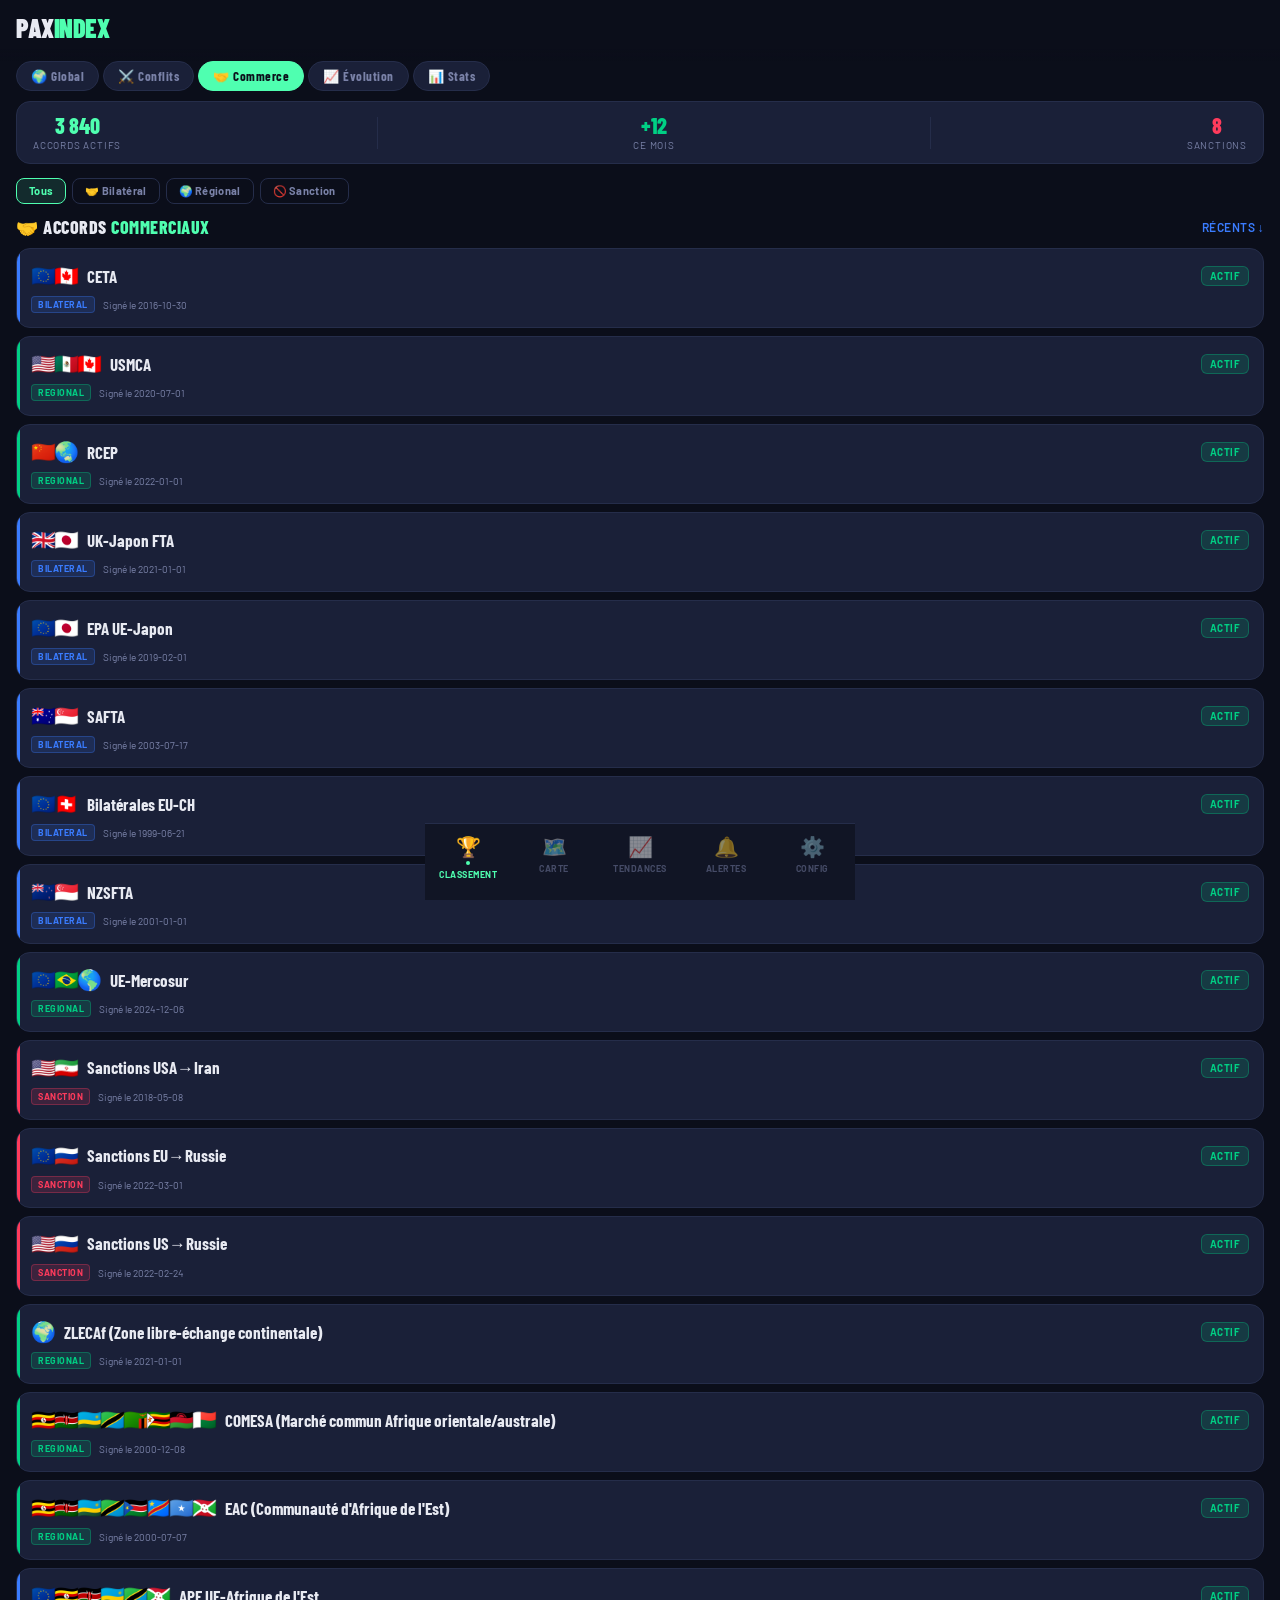
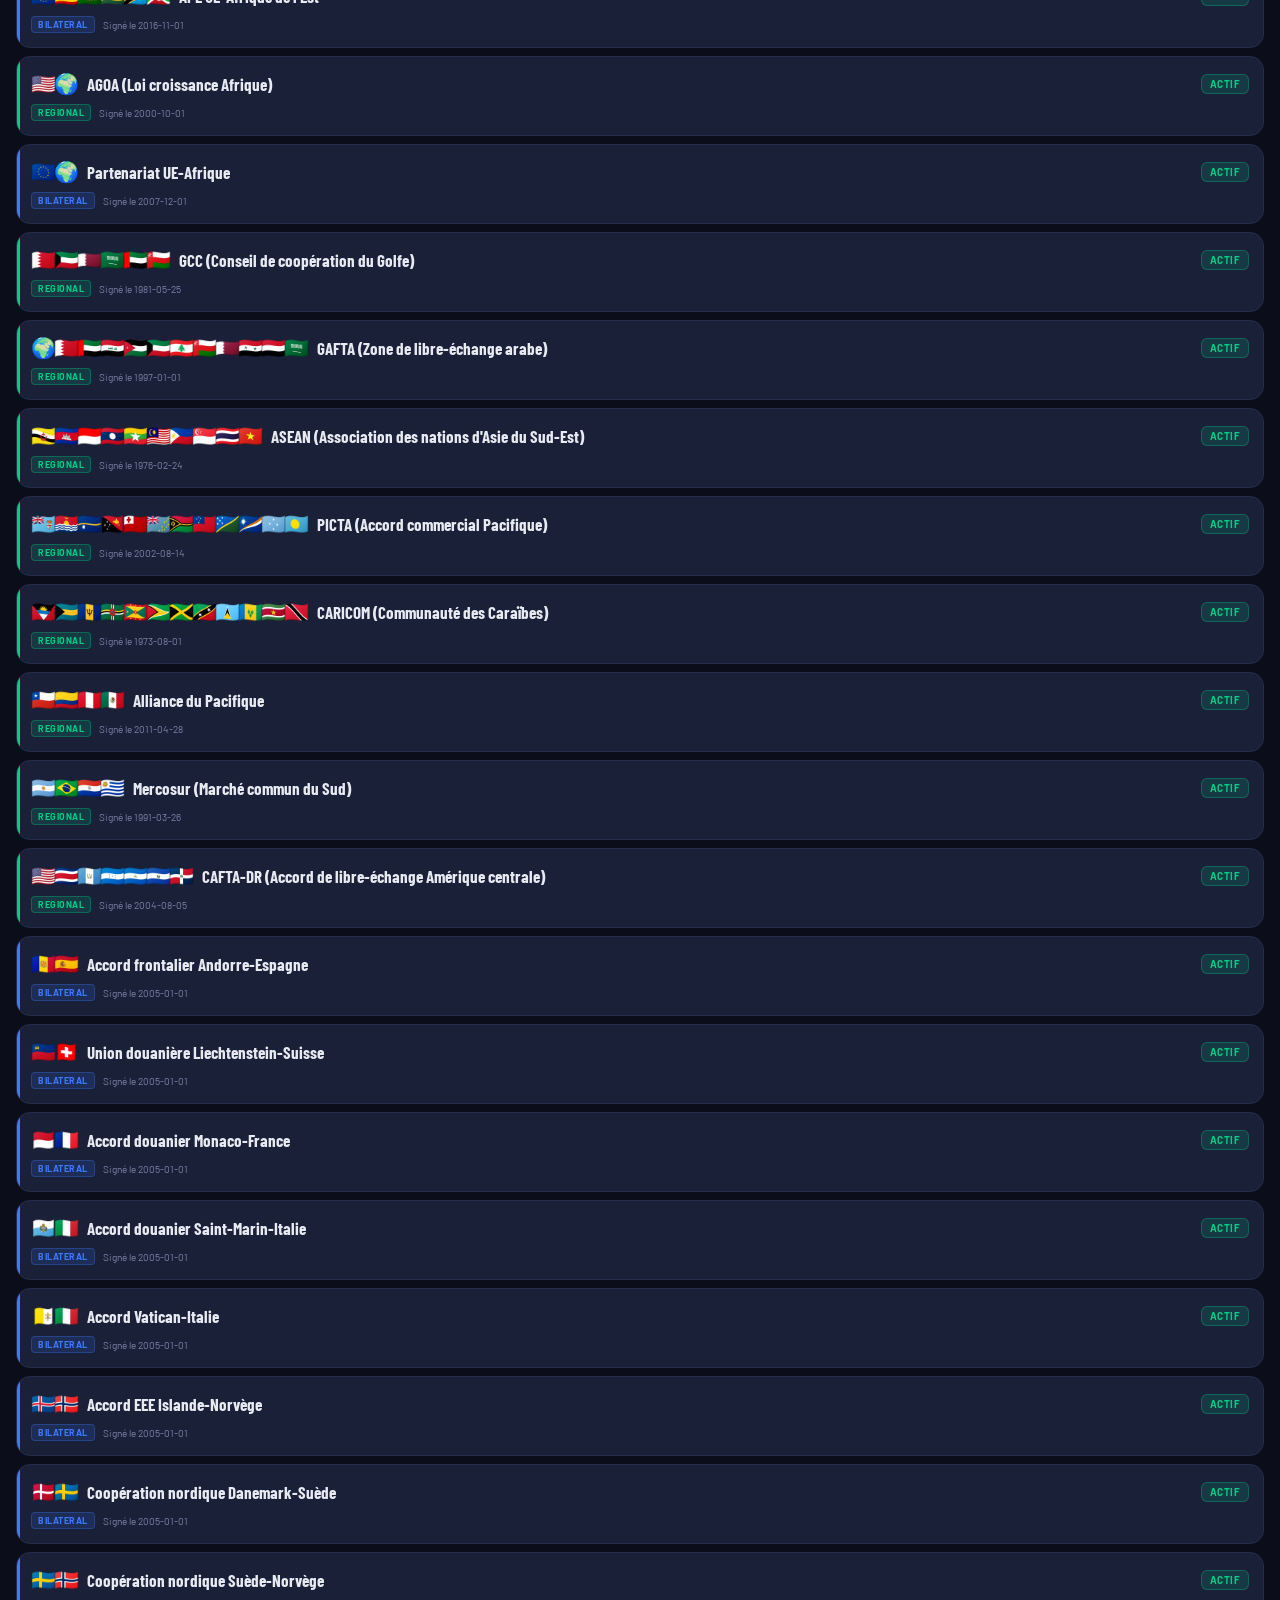
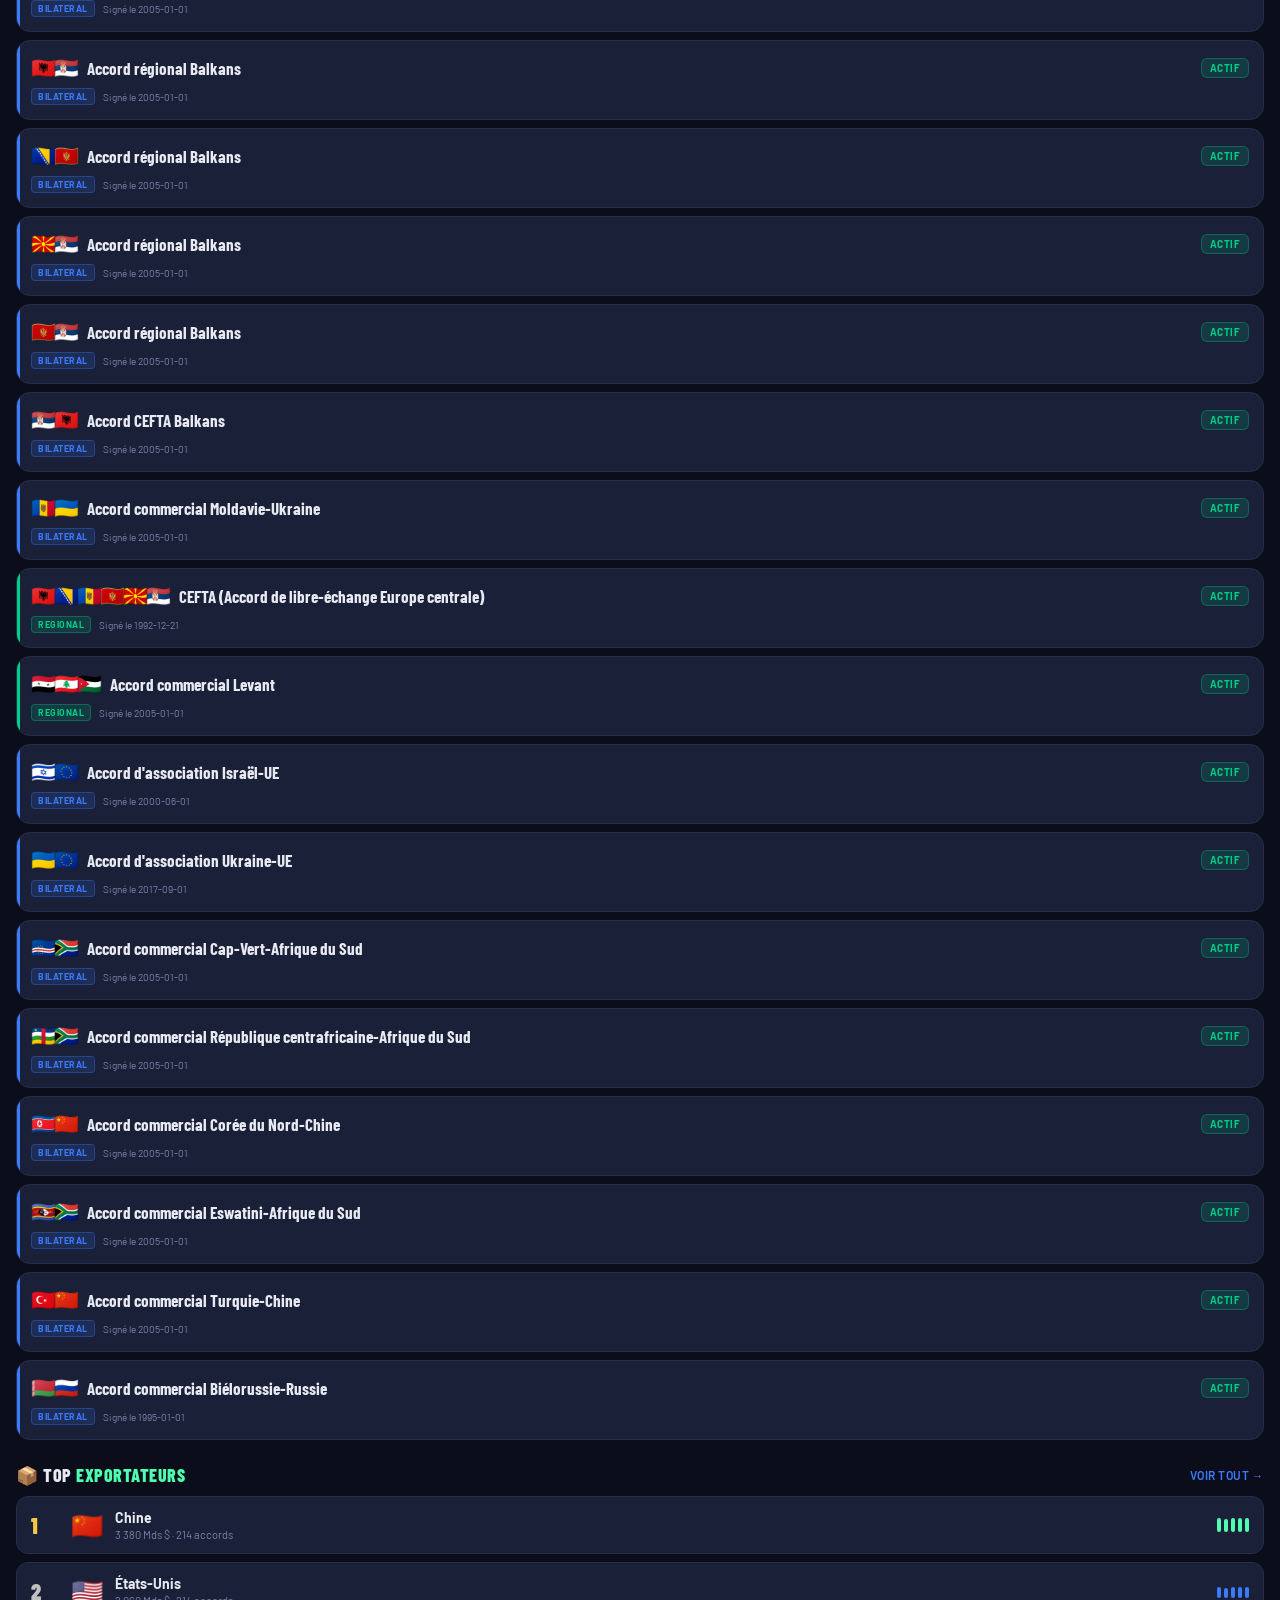
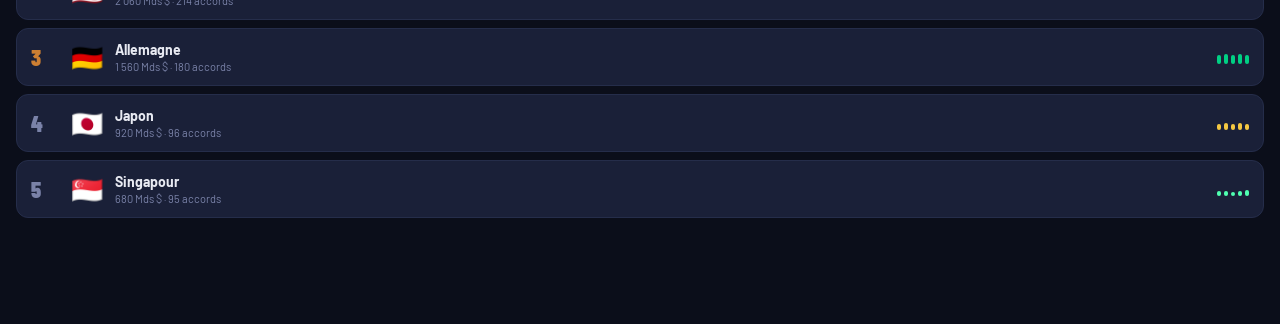
<file: commerce.html>
<!DOCTYPE html>
<html lang="fr">
<head>
<meta charset="UTF-8">
<meta name="viewport" content="width=device-width, initial-scale=1.0">
<title>PaxIndex — Commerce</title>
<link rel="stylesheet" href="assets/css/base.css">
<link rel="stylesheet" href="assets/css/components.css">
<style>
  .content { padding-bottom: 90px; }

  .trade-card {
    background: var(--card); border: 1px solid var(--border);
    border-radius: 14px; padding: 14px; margin: 0 16px 8px;
    position: relative; overflow: hidden;
    animation: slideIn .3s ease both; cursor: pointer;
    transition: border-color .2s;
  }
  .trade-card:active { transform: scale(0.98); }
  .trade-card::after {
    content: ''; position: absolute; left: 0; top: 0; bottom: 0;
    width: 3px; border-radius: 14px 0 0 14px;
  }
  .trade-card.bilateral::after { background: var(--blue); }
  .trade-card.regional::after  { background: var(--green); }
  .trade-card.sanction::after  { background: var(--red); }

  .trade-top {
    display: flex; align-items: center; gap: 10px; margin-bottom: 8px;
  }
  .trade-flags { font-size: 20px; letter-spacing: -2px; flex-shrink: 0; }
  .trade-name {
    flex: 1; font-family: 'Barlow Condensed', sans-serif;
    font-size: 17px; font-weight: 700;
  }
  .trade-status {
    font-size: 10px; font-weight: 700; padding: 3px 8px;
    border-radius: 6px; text-transform: uppercase; letter-spacing: 0.5px;
  }
  .status-actif      { background: rgba(0,208,132,.15); color: var(--green); border: 1px solid rgba(0,208,132,.3); }
  .status-negociation{ background: rgba(245,200,66,.15); color: var(--gold);  border: 1px solid rgba(245,200,66,.3); }
  .status-suspendu   { background: rgba(255,59,92,.15);  color: var(--red);   border: 1px solid rgba(255,59,92,.3); }

  .trade-meta { display: flex; gap: 8px; flex-wrap: wrap; align-items: center; }
  .trade-date { font-size: 10px; color: var(--muted); }

  /* TOP EXPORTATEURS */
  .exporter-row, a.exporter-row {
    background: var(--card); border: 1px solid var(--border);
    border-radius: 12px; padding: 12px 14px;
    display: flex; align-items: center; gap: 12px;
    text-decoration: none;
    color: inherit;
  }
  .exporter-rank {
    font-family: 'Barlow Condensed', sans-serif;
    font-size: 22px; font-weight: 900; color: var(--muted); width: 28px;
  }
  .exporter-rank.gold   { color: var(--gold); }
  .exporter-rank.silver { color: #c0c0c0; }
  .exporter-rank.bronze { color: #cd7f32; }
  .exporter-flag { font-size: 26px; }
  .exporter-info { flex: 1; }
  .exporter-name { font-weight: 700; font-size: 14px; }
  .exporter-vol  { font-size: 11px; color: var(--muted); margin-top: 2px; }
  .exporter-list { padding: 0 16px; display: flex; flex-direction: column; gap: 8px; }

  /* POPUP */
  .popup-overlay {
    display:none; position:fixed; inset:0; background:rgba(0,0,0,.6);
    z-index:999; align-items:center; justify-content:center; backdrop-filter:blur(4px);
  }
  .popup-overlay.show { display:flex; }
  .popup-box {
    background:var(--card); border:1px solid var(--border); border-radius:16px;
    padding:20px; max-width:340px; width:calc(100% - 40px); position:relative;
  }
  .popup-close {
    position:absolute; top:10px; right:14px; font-size:20px; cursor:pointer;
    color:var(--muted); background:none; border:none; padding:4px;
  }
  .popup-title {
    font-family:'Barlow Condensed',sans-serif; font-size:18px; font-weight:800;
    margin-bottom:10px; padding-right:30px;
  }
  .popup-desc { font-size:13px; color:var(--muted); line-height:1.5; }
  .popup-meta { margin-top:10px; display:flex; gap:6px; flex-wrap:wrap; }
</style>
</head>
<body>

<!-- HEADER -->
<div class="header">
  <div class="header-top">
    <a class="logo" href="index.html" style="text-decoration:none;cursor:pointer">PAX<span>INDEX</span></a>
    
    </div>
  </div>
  <div class="tabs">
    <div class="tab" data-href="index.html">🌍 Global</div>
    <div class="tab" data-href="conflits.html">⚔️ Conflits</div>
    <div class="tab active">🤝 Commerce</div>
    <div class="tab" data-href="tendances.html">📈 Évolution</div>
    <div class="tab" data-href="stats.html">📊 Stats</div>
  </div>
</div>

<div class="content">

  <!-- STATS BANNER -->
  <div style="margin:0 16px 14px;background:var(--card);border:1px solid var(--border);border-radius:14px;padding:12px 16px;display:flex;justify-content:space-between;align-items:center;">
    <div class="stat-block"><div class="stat-val text-accent">3 840</div><div class="stat-label">Accords actifs</div></div>
    <div style="width:1px;height:32px;background:var(--border)"></div>
    <div class="stat-block"><div class="stat-val text-green">+12</div><div class="stat-label">Ce mois</div></div>
    <div style="width:1px;height:32px;background:var(--border)"></div>
    <div class="stat-block"><div class="stat-val text-red">8</div><div class="stat-label">Sanctions</div></div>
  </div>

  <!-- FILTERS -->
  <div class="filter-row">
    <div class="filter-chip on" data-filter="all">Tous</div>
    <div class="filter-chip" data-filter="bilateral">🤝 Bilatéral</div>
    <div class="filter-chip" data-filter="regional">🌍 Régional</div>
    <div class="filter-chip" data-filter="sanction">🚫 Sanction</div>
  </div>

  <!-- ACCORDS LIST -->
  <div class="section-header">
    <div class="section-title">🤝 Accords <span>commerciaux</span></div>
    <div class="see-all">Récents ↓</div>
  </div>
  <div id="trade-list"></div>

  <div style="height:16px"></div>

  <!-- TOP EXPORTATEURS -->
  <div class="section-header">
    <div class="section-title">📦 Top <span>exportateurs</span></div>
    <div class="see-all">Voir tout →</div>
  </div>
  <div class="exporter-list">
    <a class="exporter-row" href="pays.html?code=CN">
      <div class="exporter-rank gold">1</div>
      <div class="exporter-flag">🇨🇳</div>
      <div class="exporter-info">
        <div class="exporter-name">Chine</div>
        <div class="exporter-vol">3 380 Mds $ · 214 accords</div>
      </div>
      <div class="mini-bars">
        <div class="mini-bar" style="height:100%;background:var(--accent)"></div>
        <div class="mini-bar" style="height:95%;background:var(--accent)"></div>
        <div class="mini-bar" style="height:100%;background:var(--accent)"></div>
        <div class="mini-bar" style="height:98%;background:var(--accent)"></div>
        <div class="mini-bar" style="height:100%;background:var(--accent)"></div>
      </div>
    </a>
    <a class="exporter-row" href="pays.html?code=US">
      <div class="exporter-rank silver">2</div>
      <div class="exporter-flag">🇺🇸</div>
      <div class="exporter-info">
        <div class="exporter-name">États-Unis</div>
        <div class="exporter-vol">2 060 Mds $ · 214 accords</div>
      </div>
      <div class="mini-bars">
        <div class="mini-bar" style="height:80%;background:var(--blue)"></div>
        <div class="mini-bar" style="height:75%;background:var(--blue)"></div>
        <div class="mini-bar" style="height:82%;background:var(--blue)"></div>
        <div class="mini-bar" style="height:78%;background:var(--blue)"></div>
        <div class="mini-bar" style="height:80%;background:var(--blue)"></div>
      </div>
    </a>
    <a class="exporter-row" href="pays.html?code=DE">
      <div class="exporter-rank bronze">3</div>
      <div class="exporter-flag">🇩🇪</div>
      <div class="exporter-info">
        <div class="exporter-name">Allemagne</div>
        <div class="exporter-vol">1 560 Mds $ · 180 accords</div>
      </div>
      <div class="mini-bars">
        <div class="mini-bar" style="height:65%;background:var(--green)"></div>
        <div class="mini-bar" style="height:68%;background:var(--green)"></div>
        <div class="mini-bar" style="height:62%;background:var(--green)"></div>
        <div class="mini-bar" style="height:70%;background:var(--green)"></div>
        <div class="mini-bar" style="height:65%;background:var(--green)"></div>
      </div>
    </a>
    <a class="exporter-row" href="pays.html?code=JP">
      <div class="exporter-rank">4</div>
      <div class="exporter-flag">🇯🇵</div>
      <div class="exporter-info">
        <div class="exporter-name">Japon</div>
        <div class="exporter-vol">920 Mds $ · 96 accords</div>
      </div>
      <div class="mini-bars">
        <div class="mini-bar" style="height:45%;background:var(--gold)"></div>
        <div class="mini-bar" style="height:50%;background:var(--gold)"></div>
        <div class="mini-bar" style="height:42%;background:var(--gold)"></div>
        <div class="mini-bar" style="height:48%;background:var(--gold)"></div>
        <div class="mini-bar" style="height:45%;background:var(--gold)"></div>
      </div>
    </a>
    <a class="exporter-row" href="pays.html?code=SG">
      <div class="exporter-rank">5</div>
      <div class="exporter-flag">🇸🇬</div>
      <div class="exporter-info">
        <div class="exporter-name">Singapour</div>
        <div class="exporter-vol">680 Mds $ · 95 accords</div>
      </div>
      <div class="mini-bars">
        <div class="mini-bar" style="height:35%;background:var(--accent)"></div>
        <div class="mini-bar" style="height:38%;background:var(--accent)"></div>
        <div class="mini-bar" style="height:32%;background:var(--accent)"></div>
        <div class="mini-bar" style="height:36%;background:var(--accent)"></div>
        <div class="mini-bar" style="height:40%;background:var(--accent)"></div>
      </div>
    </a>
  </div>

  <div style="height:16px"></div>

</div>

<!-- BOTTOM NAV -->
<div class="bottom-nav">
  <div class="nav-item active" data-href="index.html"><div class="nav-icon">🏆</div><div class="nav-dot"></div><div class="nav-label">Classement</div></div>
  <div class="nav-item" data-href="carte.html"><div class="nav-icon">🗺️</div><div class="nav-label">Carte</div></div>
  <div class="nav-item" data-href="tendances.html"><div class="nav-icon">📈</div><div class="nav-label">Tendances</div></div>
  <div class="nav-item" data-href="alertes.html"><div class="nav-icon">🔔</div><div class="nav-label">Alertes</div></div>
  <div class="nav-item" data-href="config.html"><div class="nav-icon">⚙️</div><div class="nav-label">Config</div></div>
</div>

<script src="assets/js/data.js"></script>
<script src="assets/js/nav.js"></script>
<script>
let allTrade = [];

function typeLabel(t) {
  return t === 'bilateral' ? 'tag-trade' : t === 'regional' ? 'tag-peace' : 'tag-war';
}

function renderTrade(list) {
  document.getElementById('trade-list').innerHTML = list.map((t, i) => `
    <div class="trade-card ${t.type}" style="animation-delay:${i * 0.07}s">
      <div class="trade-top">
        <div class="trade-flags">${t.country_flags ? t.country_flags.join('') : ''}</div>
        <div class="trade-name">${t.name}</div>
        <div class="trade-status status-${t.status}">${t.status}</div>
      </div>
      <div class="trade-meta">
        <span class="tag ${typeLabel(t.type)}">${t.type}</span>
        <span class="trade-date">Signé le ${t.signed}</span>
      </div>
    </div>
  `).join('');
}

(async () => {
  allTrade = await fetchData('/trade');
  renderTrade(allTrade);

  document.querySelectorAll('.filter-chip').forEach(chip => {
    chip.addEventListener('click', () => {
      document.querySelectorAll('.filter-chip').forEach(c => c.classList.remove('on'));
      chip.classList.add('on');
      const f = chip.dataset.filter;
      renderTrade(f === 'all' ? allTrade : allTrade.filter(t => t.type === f));
    });
  });
})();

/* ── POPUP ACCORD ── */
function showTradePopup(t) {
  const overlay = document.getElementById('trade-popup');
  const flags = t.country_flags ? t.country_flags.join('') : '';
  document.getElementById('tpopup-flags').textContent = flags;
  document.getElementById('tpopup-name').textContent = t.name;
  document.getElementById('tpopup-desc').textContent = t.description || '';
  document.getElementById('tpopup-type').textContent = t.type;
  document.getElementById('tpopup-status').textContent = t.status;
  document.getElementById('tpopup-signed').textContent = 'Signé le ' + t.signed;
  overlay.classList.add('show');
}
function closeTradePopup() {
  document.getElementById('trade-popup').classList.remove('show');
}
document.getElementById('trade-popup').addEventListener('click', e => {
  if (e.target.id === 'trade-popup') closeTradePopup();
});

/* ── CLIC SUR CARTE ACCORD ── */
document.getElementById('trade-list').addEventListener('click', e => {
  const card = e.target.closest('.trade-card');
  if (!card) return;
  const name = card.querySelector('.trade-name').textContent;
  const trade = allTrade.find(t => t.name === name);
  if (trade) showTradePopup(trade);
});
</script>
</body>
</html>

<!-- POPUP ACCORD -->
<div class="popup-overlay" id="trade-popup">
  <div class="popup-box">
    <button class="popup-close" onclick="closeTradePopup()">✕</button>
    <div class="popup-title"><span id="tpopup-flags"></span> <span id="tpopup-name"></span></div>
    <div class="popup-desc" id="tpopup-desc"></div>
    <div class="popup-meta">
      <span class="tag tag-trade" id="tpopup-type"></span>
      <span class="tag tag-peace" id="tpopup-status"></span>
      <span class="trade-date" id="tpopup-signed"></span>
    </div>
  </div>
</div>
</file>
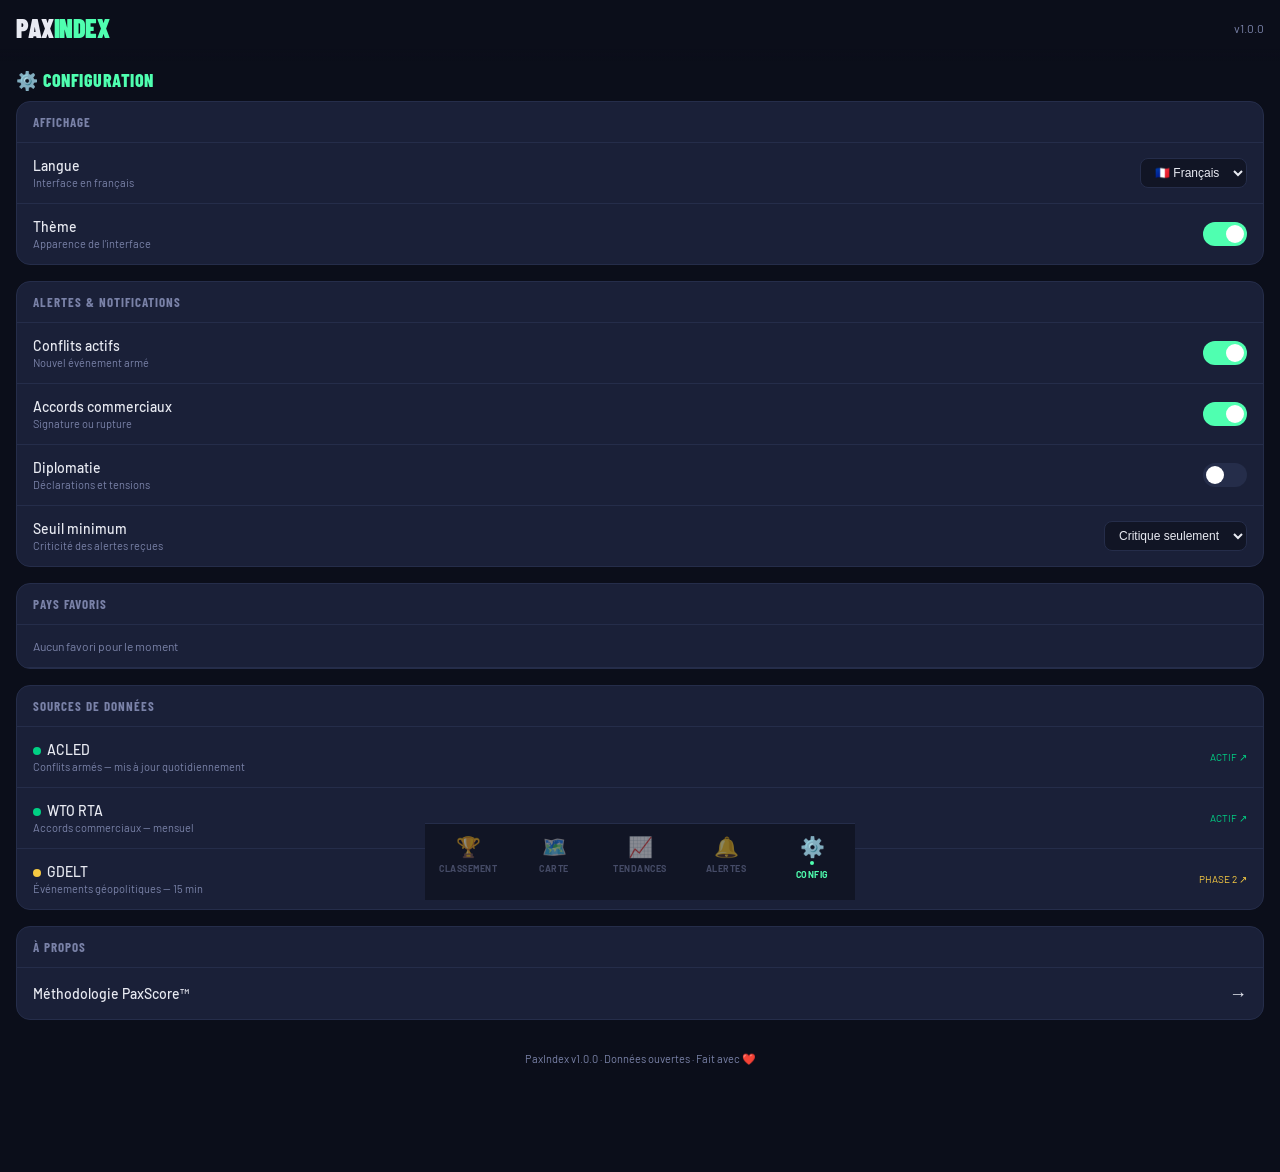
<file: config.html>
<!DOCTYPE html>
<html lang="fr">
<head>
<meta charset="UTF-8">
<meta name="viewport" content="width=device-width, initial-scale=1.0">
<title>PaxIndex — Configuration</title>
<link rel="stylesheet" href="assets/css/base.css">
<link rel="stylesheet" href="assets/css/components.css">
<style>
  .content { padding-bottom: 90px; }
  .config-section {
    margin: 0 16px 16px;
    background: var(--card); border: 1px solid var(--border); border-radius: 14px; overflow: hidden;
  }
  .config-section-title {
    padding: 12px 16px; border-bottom: 1px solid var(--border);
    font-family: 'Barlow Condensed', sans-serif; font-size: 13px;
    font-weight: 700; text-transform: uppercase; letter-spacing: 1px; color: var(--muted);
  }
  .config-row {
    padding: 14px 16px; display: flex; align-items: center;
    justify-content: space-between; border-bottom: 1px solid var(--border);
  }
  .config-row:last-child { border-bottom: none; }
  .config-label { font-size: 14px; font-weight: 500; }
  .config-sub { font-size: 11px; color: var(--muted); margin-top: 2px; }
  .source-dot { width: 8px; height: 8px; border-radius: 50%; background: var(--green); display: inline-block; margin-right: 6px; }
  .version { text-align: center; padding: 16px; font-size: 11px; color: var(--muted); }
</style>
</head>
<body>

  <div class="header">
  <div class="header-top">
    <a class="logo" href="index.html" style="text-decoration:none;cursor:pointer">PAX<span>INDEX</span></a>
    <div style="font-size:12px;color:var(--muted)">v1.0.0</div>
  </div>
</div>

<div class="content">

  <div class="section-header" style="margin-top:8px">
    <div class="section-title">⚙️ <span>Configuration</span></div>
  </div>

  <!-- AFFICHAGE -->
  <div class="config-section">
    <div class="config-section-title">Affichage</div>
    <div class="config-row">
      <div>
        <div class="config-label">Langue</div>
        <div class="config-sub">Interface en français</div>
      </div>
      <select style="background:var(--bg2);border:1px solid var(--border);color:var(--text);padding:6px 10px;border-radius:8px;font-size:12px;">
        <option>🇫🇷 Français</option>
        <option>🇬🇧 English</option>
      </select>
    </div>
    <div class="config-row">
      <div>
        <div class="config-label">Thème</div>
        <div class="config-sub">Apparence de l'interface</div>
      </div>
      <div class="toggle on" id="toggle-theme"></div>
    </div>
  </div>

  <!-- ALERTES -->
  <div class="config-section">
    <div class="config-section-title">Alertes & Notifications</div>
    <div class="config-row">
      <div>
        <div class="config-label">Conflits actifs</div>
        <div class="config-sub">Nouvel événement armé</div>
      </div>
      <div class="toggle on" data-pref="alert_conflicts"></div>
    </div>
    <div class="config-row">
      <div>
        <div class="config-label">Accords commerciaux</div>
        <div class="config-sub">Signature ou rupture</div>
      </div>
      <div class="toggle on" data-pref="alert_trade"></div>
    </div>
    <div class="config-row">
      <div>
        <div class="config-label">Diplomatie</div>
        <div class="config-sub">Déclarations et tensions</div>
      </div>
      <div class="toggle" data-pref="alert_diplo"></div>
    </div>
    <div class="config-row">
      <div>
        <div class="config-label">Seuil minimum</div>
        <div class="config-sub">Criticité des alertes reçues</div>
      </div>
      <select style="background:var(--bg2);border:1px solid var(--border);color:var(--text);padding:6px 10px;border-radius:8px;font-size:12px;">
        <option>Toutes</option>
        <option>Haute+</option>
        <option selected>Critique seulement</option>
      </select>
    </div>
  </div>

  <!-- PAYS FAVORIS -->
  <div class="config-section">
    <div class="config-section-title">Pays favoris</div>
    <div class="config-row" id="fav-empty">
      <div style="font-size:12px;color:var(--muted)">Aucun favori pour le moment</div>
    </div>
    <div class="config-row" id="fav-list" style="display:none">
      <div style="display:flex;gap:8px;flex-wrap:wrap;align-items:center" id="fav-items"></div>
    </div>
  </div>

  <!-- SOURCES -->
  <div class="config-section">
    <div class="config-section-title">Sources de données</div>
    <a class="config-row" href="https://acleddata.com/" target="_blank" rel="noopener" style="text-decoration:none;color:inherit;cursor:pointer">
      <div>
        <div class="config-label"><span class="source-dot"></span>ACLED</div>
        <div class="config-sub">Conflits armés — mis à jour quotidiennement</div>
      </div>
      <div style="font-size:10px;color:var(--green)">ACTIF ↗</div>
    </a>
    <a class="config-row" href="https://rtais.wto.org/" target="_blank" rel="noopener" style="text-decoration:none;color:inherit;cursor:pointer">
      <div>
        <div class="config-label"><span class="source-dot"></span>WTO RTA</div>
        <div class="config-sub">Accords commerciaux — mensuel</div>
      </div>
      <div style="font-size:10px;color:var(--green)">ACTIF ↗</div>
    </a>
    <a class="config-row" href="https://www.gdeltproject.org/" target="_blank" rel="noopener" style="text-decoration:none;color:inherit;cursor:pointer">
      <div>
        <div class="config-label"><span class="source-dot" style="background:var(--gold)"></span>GDELT</div>
        <div class="config-sub">Événements géopolitiques — 15 min</div>
      </div>
      <div style="font-size:10px;color:var(--gold)">PHASE 2 ↗</div>
    </a>
  </div>

  <!-- À PROPOS -->
  <div class="config-section">
    <div class="config-section-title">À propos</div>
    <a class="config-row" href="methode.html" style="text-decoration:none;color:inherit;cursor:pointer">
      <div class="config-label">Méthodologie PaxScore™</div>
      <div style="font-size:18px">→</div>
    </a>
  </div>

  <div class="version">PaxIndex v1.0.0 · Données ouvertes · Fait avec ❤️</div>

</div>

<!-- BOTTOM NAV -->
<div class="bottom-nav">
  <div class="nav-item" data-href="index.html"><div class="nav-icon">🏆</div><div class="nav-label">Classement</div></div>
  <div class="nav-item" data-href="carte.html"><div class="nav-icon">🗺️</div><div class="nav-label">Carte</div></div>
  <div class="nav-item" data-href="tendances.html"><div class="nav-icon">📈</div><div class="nav-label">Tendances</div></div>
  <div class="nav-item" data-href="alertes.html"><div class="nav-icon">🔔</div><div class="nav-label">Alertes</div></div>
  <div class="nav-item active"><div class="nav-icon">⚙️</div><div class="nav-dot"></div><div class="nav-label">Config</div></div>
</div>

<script src="assets/js/data.js"></script>
<script src="assets/js/nav.js"></script>
<script>
/* Persistance préférences via localStorage */
document.querySelectorAll('.toggle[data-pref]').forEach(toggle => {
  const key = toggle.dataset.pref;
  const saved = localStorage.getItem(key);
  if (saved === 'off') toggle.classList.remove('on');
  toggle.addEventListener('click', () => {
    toggle.classList.toggle('on');
    localStorage.setItem(key, toggle.classList.contains('on') ? 'on' : 'off');
  });
});
document.querySelectorAll('[data-href]').forEach(el => {
  el.addEventListener('click', () => window.location.href = el.dataset.href);
});
</script>
</body>
</html>
</file>
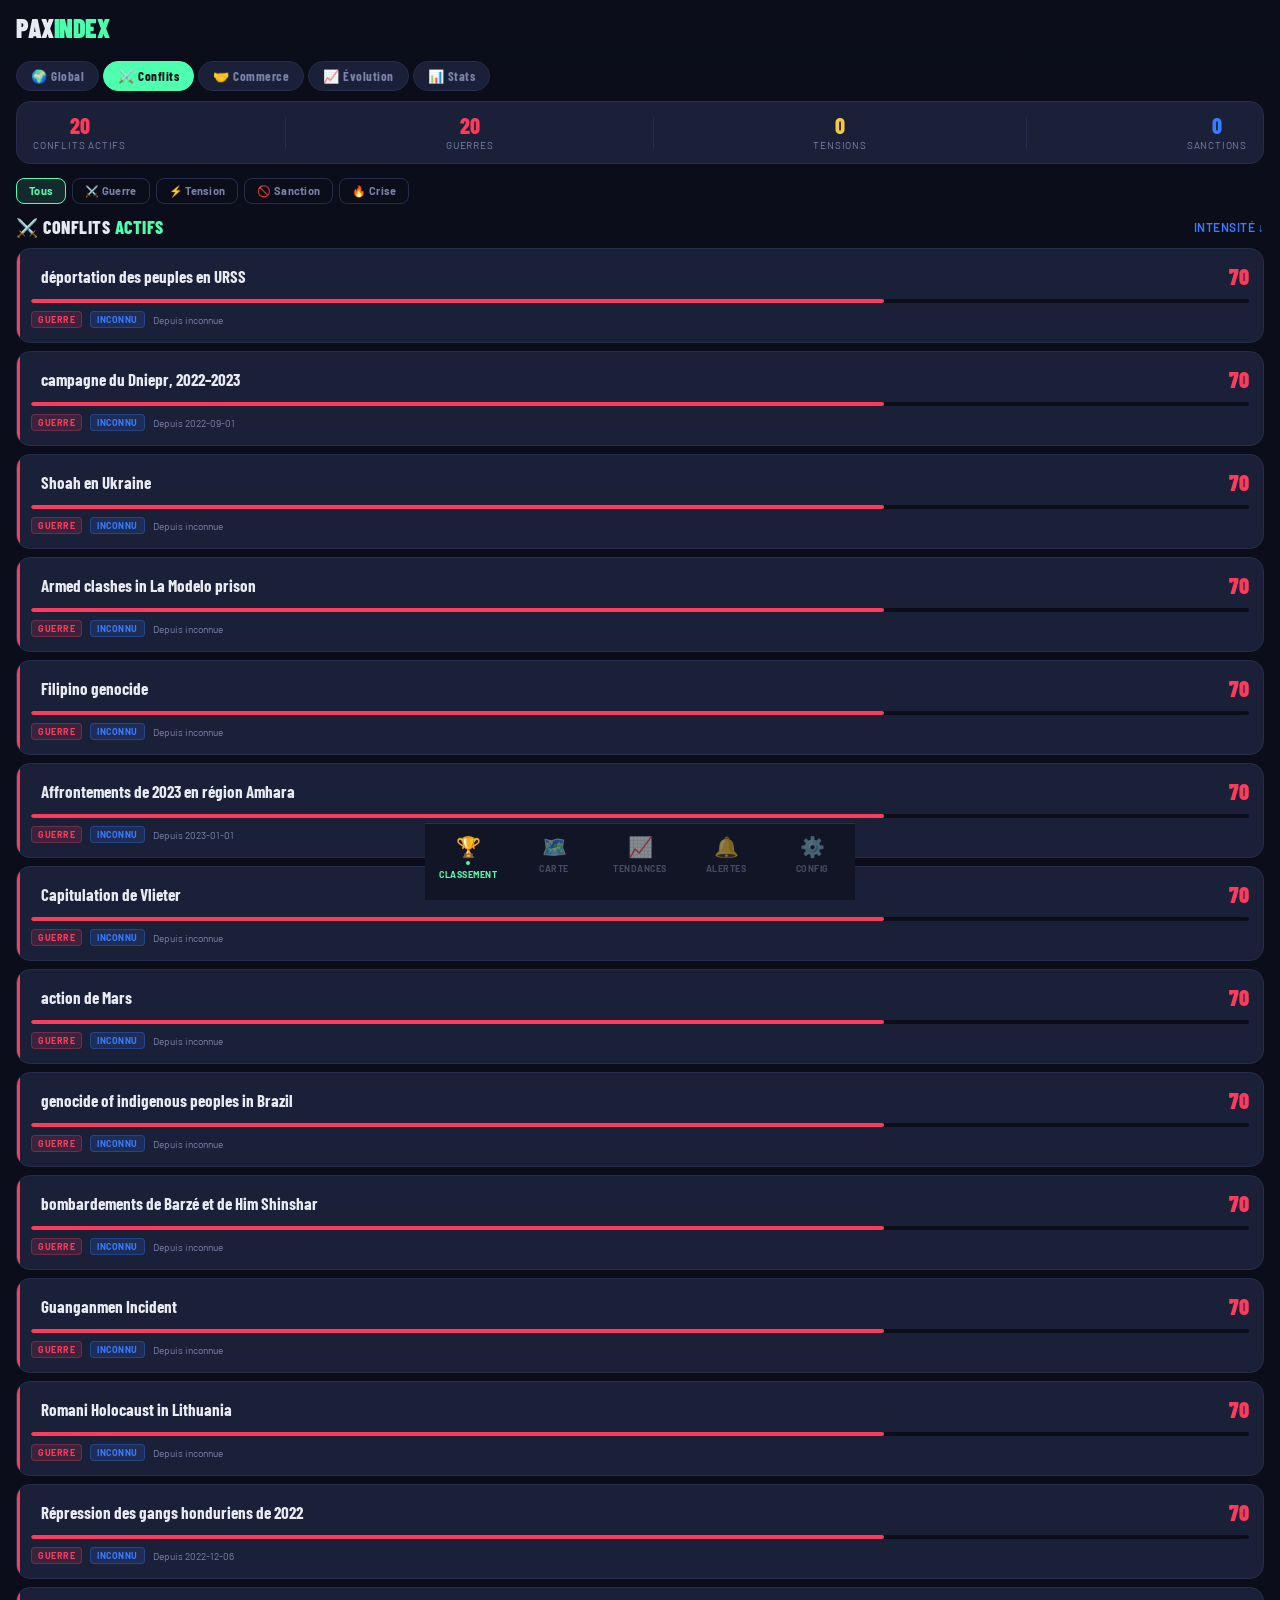
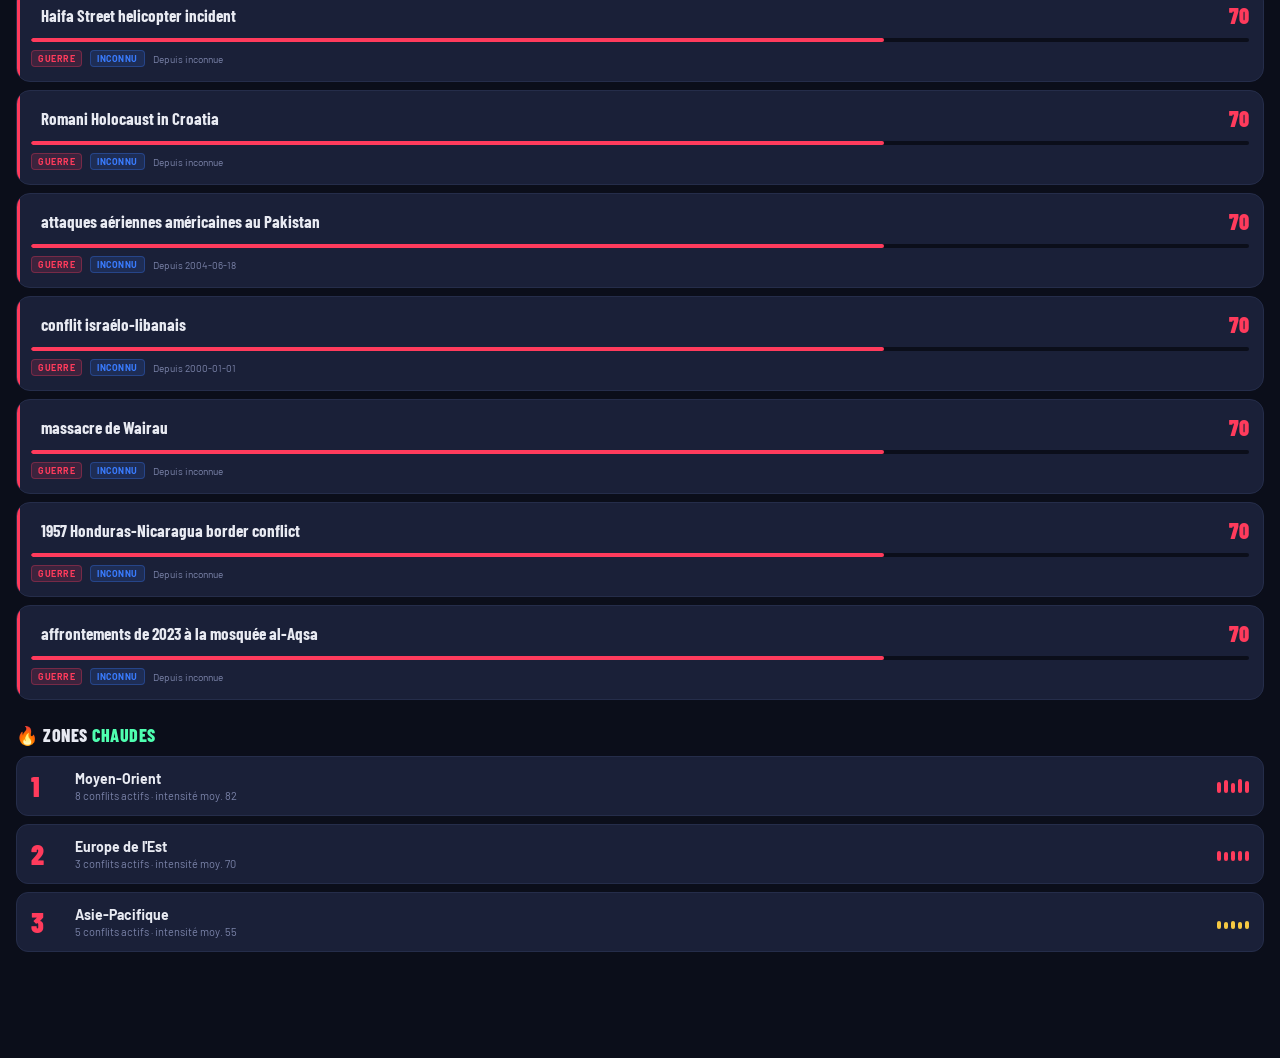
<file: conflits.html>
<!DOCTYPE html>
<html lang="fr">
<head>
<meta charset="UTF-8">
<meta name="viewport" content="width=device-width, initial-scale=1.0">
<title>PaxIndex — Conflits</title>
<link rel="stylesheet" href="assets/css/base.css">
<link rel="stylesheet" href="assets/css/components.css">
<style>
  .content { padding-bottom: 90px; }

  .conflict-card {
    background: var(--card); border: 1px solid var(--border);
    border-radius: 14px; padding: 14px;
    margin: 0 16px 8px; position: relative; overflow: hidden;
    animation: slideIn .3s ease both; cursor: pointer;
    transition: border-color .2s;
  }
  .conflict-card:active { transform: scale(0.98); }
  .conflict-card::after {
    content: ''; position: absolute; left: 0; top: 0; bottom: 0;
    width: 3px; border-radius: 14px 0 0 14px;
  }
  .conflict-card.guerre::after   { background: var(--red); }
  .conflict-card.tension::after  { background: var(--gold); }
  .conflict-card.sanction::after { background: var(--blue); }
  .conflict-card.crise::after    { background: var(--muted); }

  /* POPUP */
  .popup-overlay {
    display:none; position:fixed; inset:0; background:rgba(0,0,0,.6);
    z-index:999; align-items:center; justify-content:center; backdrop-filter:blur(4px);
  }
  .popup-overlay.show { display:flex; }
  .popup-box {
    background:var(--card); border:1px solid var(--border); border-radius:16px;
    padding:20px; max-width:340px; width:calc(100% - 40px); position:relative;
  }
  .popup-close {
    position:absolute; top:10px; right:14px; font-size:20px; cursor:pointer;
    color:var(--muted); background:none; border:none; padding:4px;
  }
  .popup-title {
    font-family:'Barlow Condensed',sans-serif; font-size:18px; font-weight:800;
    margin-bottom:10px; padding-right:30px;
  }
  .popup-desc { font-size:13px; color:var(--muted); line-height:1.5; }
  .popup-meta { margin-top:10px; display:flex; gap:6px; flex-wrap:wrap; }

  .conflict-top {
    display: flex; align-items: center; gap: 10px; margin-bottom: 10px;
  }
  .conflict-flags { font-size: 24px; letter-spacing: -4px; }
  .conflict-name {
    flex: 1; font-family: 'Barlow Condensed', sans-serif;
    font-size: 17px; font-weight: 700;
  }
  .conflict-intensity {
    font-family: 'Barlow Condensed', sans-serif;
    font-size: 22px; font-weight: 900;
  }
  .conflict-meta {
    display: flex; align-items: center; gap: 8px; flex-wrap: wrap;
  }
  .conflict-since { font-size: 10px; color: var(--muted); }
  .intensity-bar-wrap {
    height: 4px; background: var(--bg);
    border-radius: 2px; overflow: hidden; margin: 8px 0;
  }
  .intensity-bar { height: 100%; border-radius: 2px; }

  /* ZONES CHAUDES */
  .hot-zone {
    background: var(--card); border: 1px solid var(--border);
    border-radius: 12px; padding: 12px 14px;
    display: flex; align-items: center; gap: 12px;
  }
  .hot-zone-rank {
    font-family: 'Barlow Condensed', sans-serif;
    font-size: 28px; font-weight: 900; color: var(--red); width: 32px;
  }
  .hot-zone-info { flex: 1; }
  .hot-zone-name { font-weight: 700; font-size: 14px; }
  .hot-zone-count { font-size: 11px; color: var(--muted); margin-top: 2px; }
  .hot-zones-list { padding: 0 16px; display: flex; flex-direction: column; gap: 8px; }
</style>
</head>
<body>

<!-- HEADER -->
<div class="header">
  <div class="header-top">
    <a class="logo" href="index.html" style="text-decoration:none;cursor:pointer">PAX<span>INDEX</span></a>
    
    </div>
  </div>
  <div class="tabs">
    <div class="tab" data-href="index.html">🌍 Global</div>
    <div class="tab active">⚔️ Conflits</div>
    <div class="tab" data-href="commerce.html">🤝 Commerce</div>
    <div class="tab" data-href="tendances.html">📈 Évolution</div>
    <div class="tab" data-href="stats.html">📊 Stats</div>
  </div>
</div>

<div class="content">

  <!-- STATS BANNER -->
  <div style="margin:0 16px 14px;background:var(--card);border:1px solid var(--border);border-radius:14px;padding:12px 16px;display:flex;justify-content:space-between;align-items:center;">
    <div class="stat-block"><div class="stat-val text-red" id="nb-total">0</div><div class="stat-label">Conflits actifs</div></div>
    <div style="width:1px;height:32px;background:var(--border)"></div>
    <div class="stat-block"><div class="stat-val text-red" id="nb-guerre">0</div><div class="stat-label">Guerres</div></div>
    <div style="width:1px;height:32px;background:var(--border)"></div>
    <div class="stat-block"><div class="stat-val text-gold" id="nb-tension">0</div><div class="stat-label">Tensions</div></div>
    <div style="width:1px;height:32px;background:var(--border)"></div>
    <div class="stat-block"><div class="stat-val text-blue" id="nb-sanction">0</div><div class="stat-label">Sanctions</div></div>
  </div>

  <!-- FILTERS -->
  <div class="filter-row">
    <div class="filter-chip on" data-filter="all">Tous</div>
    <div class="filter-chip" data-filter="guerre">⚔️ Guerre</div>
    <div class="filter-chip" data-filter="tension">⚡ Tension</div>
    <div class="filter-chip" data-filter="sanction">🚫 Sanction</div>
    <div class="filter-chip" data-filter="crise">🔥 Crise</div>
  </div>

  <!-- CONFLITS LIST -->
  <div class="section-header">
    <div class="section-title">⚔️ Conflits <span>actifs</span></div>
    <div class="see-all" id="sort-btn">Intensité ↓</div>
  </div>
  <div id="conflicts-list"></div>

  <div style="height:16px"></div>

  <!-- ZONES CHAUDES -->
  <div class="section-header">
    <div class="section-title">🔥 Zones <span>chaudes</span></div>
  </div>
  <div class="hot-zones-list">
    <div class="hot-zone">
      <div class="hot-zone-rank">1</div>
      <div class="hot-zone-info">
        <div class="hot-zone-name">Moyen-Orient</div>
        <div class="hot-zone-count">8 conflits actifs · intensité moy. 82</div>
      </div>
      <div class="mini-bars">
        <div class="mini-bar" style="height:80%;background:var(--red)"></div>
        <div class="mini-bar" style="height:90%;background:var(--red)"></div>
        <div class="mini-bar" style="height:75%;background:var(--red)"></div>
        <div class="mini-bar" style="height:100%;background:var(--red)"></div>
        <div class="mini-bar" style="height:85%;background:var(--red)"></div>
      </div>
    </div>
    <div class="hot-zone">
      <div class="hot-zone-rank">2</div>
      <div class="hot-zone-info">
        <div class="hot-zone-name">Europe de l'Est</div>
        <div class="hot-zone-count">3 conflits actifs · intensité moy. 70</div>
      </div>
      <div class="mini-bars">
        <div class="mini-bar" style="height:70%;background:var(--red)"></div>
        <div class="mini-bar" style="height:65%;background:var(--red)"></div>
        <div class="mini-bar" style="height:72%;background:var(--red)"></div>
        <div class="mini-bar" style="height:68%;background:var(--red)"></div>
        <div class="mini-bar" style="height:75%;background:var(--red)"></div>
      </div>
    </div>
    <div class="hot-zone">
      <div class="hot-zone-rank">3</div>
      <div class="hot-zone-info">
        <div class="hot-zone-name">Asie-Pacifique</div>
        <div class="hot-zone-count">5 conflits actifs · intensité moy. 55</div>
      </div>
      <div class="mini-bars">
        <div class="mini-bar" style="height:55%;background:var(--gold)"></div>
        <div class="mini-bar" style="height:50%;background:var(--gold)"></div>
        <div class="mini-bar" style="height:60%;background:var(--gold)"></div>
        <div class="mini-bar" style="height:52%;background:var(--gold)"></div>
        <div class="mini-bar" style="height:58%;background:var(--gold)"></div>
      </div>
    </div>
  </div>

  <div style="height:16px"></div>

</div>

<!-- BOTTOM NAV -->
<div class="bottom-nav">
  <div class="nav-item active" id="nav-classement" data-href="index.html"><div class="nav-icon">🏆</div><div class="nav-dot"></div><div class="nav-label">Classement</div></div>
  <div class="nav-item" data-href="carte.html"><div class="nav-icon">🗺️</div><div class="nav-label">Carte</div></div>
  <div class="nav-item" data-href="tendances.html"><div class="nav-icon">📈</div><div class="nav-label">Tendances</div></div>
  <div class="nav-item" data-href="alertes.html"><div class="nav-icon">🔔</div><div class="nav-label">Alertes</div></div>
  <div class="nav-item" data-href="config.html"><div class="nav-icon">⚙️</div><div class="nav-label">Config</div></div>
</div>

<script src="assets/js/data.js"></script>
<script src="assets/js/nav.js"></script>
<script>
let allConflicts = [];

function typeColor(t) {
  return t === 'guerre' ? 'var(--red)' : t === 'tension' ? 'var(--gold)' : t === 'sanction' ? 'var(--blue)' : 'var(--muted)';
}

function renderConflicts(list) {
  const el = document.getElementById('conflicts-list');
  el.innerHTML = list.map((c, i) => `
    <div class="conflict-card ${c.type}" style="animation-delay:${i * 0.07}s">
      <div class="conflict-top">
        <div class="conflict-flags">${c.country_flags ? c.country_flags.join('') : ''}</div>
        <div class="conflict-name">${c.name}</div>
        <div class="conflict-intensity" style="color:${typeColor(c.type)}">${c.intensity}</div>
      </div>
      <div class="intensity-bar-wrap">
        <div class="intensity-bar" style="width:${c.intensity}%;background:${typeColor(c.type)}"></div>
      </div>
      <div class="conflict-meta">
        <span class="tag ${c.type === 'guerre' ? 'tag-war' : c.type === 'tension' ? 'tag-gold' : 'tag-trade'}">${c.type}</span>
        <span class="tag tag-trade">${c.region}</span>
        <span class="conflict-since">Depuis ${c.since}</span>
      </div>
    </div>
  `).join('');
}

(async () => {
  allConflicts = await fetchData('/conflicts');
  document.getElementById('nb-total').textContent   = allConflicts.length;
  document.getElementById('nb-guerre').textContent  = allConflicts.filter(c => c.type === 'guerre').length;
  document.getElementById('nb-tension').textContent = allConflicts.filter(c => c.type === 'tension').length;
  document.getElementById('nb-sanction').textContent= allConflicts.filter(c => c.type === 'sanction').length;
  renderConflicts(allConflicts);

  document.querySelectorAll('.filter-chip').forEach(chip => {
    chip.addEventListener('click', () => {
      document.querySelectorAll('.filter-chip').forEach(c => c.classList.remove('on'));
      chip.classList.add('on');
      const f = chip.dataset.filter;
      renderConflicts(f === 'all' ? allConflicts : allConflicts.filter(c => c.type === f));
    });
  });
})();

/* ── POPUP CONFLIT ── */
function showConflictPopup(c) {
  const overlay = document.getElementById('conflict-popup');
  const flags = c.country_flags ? c.country_flags.join('') : '';
  document.getElementById('popup-flags').textContent = flags;
  document.getElementById('popup-name').textContent = c.name;
  document.getElementById('popup-desc').textContent = c.description || '';
  document.getElementById('popup-type').textContent = c.type;
  document.getElementById('popup-intensity').textContent = 'Intensité: ' + c.intensity;
  document.getElementById('popup-since').textContent = 'Depuis ' + c.since;
  overlay.classList.add('show');
}
function closeConflictPopup() {
  document.getElementById('conflict-popup').classList.remove('show');
}
document.getElementById('conflict-popup').addEventListener('click', e => {
  if (e.target.id === 'conflict-popup') closeConflictPopup();
});

/* ── CLIC SUR CARTE CONFLIT ── */
document.getElementById('conflicts-list').addEventListener('click', e => {
  const card = e.target.closest('.conflict-card');
  if (!card) return;
  const name = card.querySelector('.conflict-name').textContent;
  const conflict = allConflicts.find(c => c.name === name);
  if (conflict) showConflictPopup(conflict);
});
</script>
</body>
</html>

<!-- POPUP CONFLIT -->
<div class="popup-overlay" id="conflict-popup">
  <div class="popup-box">
    <button class="popup-close" onclick="closeConflictPopup()">✕</button>
    <div class="popup-title"><span id="popup-flags"></span> <span id="popup-name"></span></div>
    <div class="popup-desc" id="popup-desc"></div>
    <div class="popup-meta">
      <span class="tag" id="popup-type" style="background:var(--bg);color:var(--accent)"></span>
      <span class="tag tag-trade" id="popup-intensity"></span>
      <span class="conflict-since" id="popup-since"></span>
    </div>
  </div>
</div>
</file>
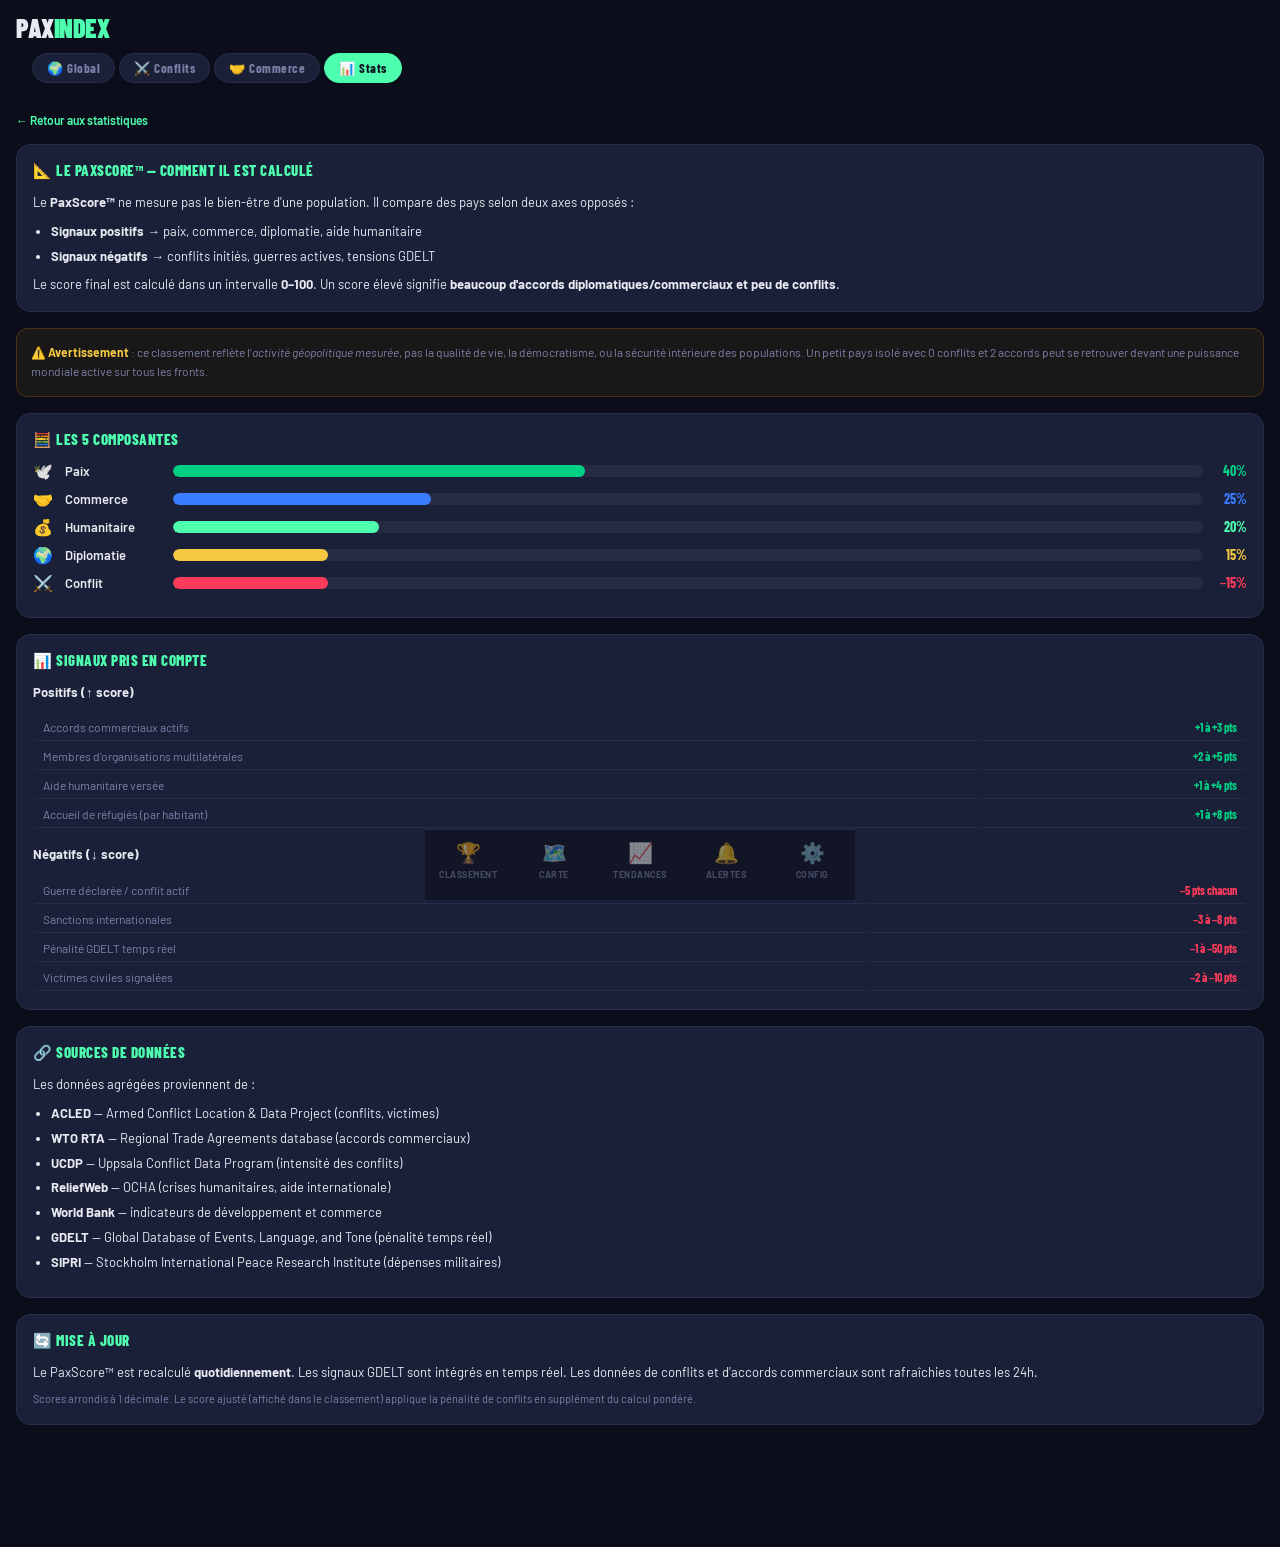
<file: methode.html>
<!DOCTYPE html>
<html lang="fr">
<head>
<meta charset="UTF-8">
<meta name="viewport" content="width=device-width, initial-scale=1.0">
<title>PaxIndex — Méthodologie PaxScore™</title>
<link rel="stylesheet" href="assets/css/base.css">
<link rel="stylesheet" href="assets/css/components.css">
<style>
  .content { padding-bottom: 90px; }

  .methodo-section {
    margin: 0 16px 16px;
    background: var(--card);
    border: 1px solid var(--border);
    border-radius: 14px;
    padding: 16px;
  }
  .methodo-section-title {
    font-family: 'Barlow Condensed', sans-serif;
    font-size: 15px; font-weight: 800;
    text-transform: uppercase; letter-spacing: 0.5px;
    margin-bottom: 12px; color: var(--accent);
  }
  .methodo-section p, .methodo-section li {
    font-size: 13px; line-height: 1.6; color: var(--text);
  }
  .methodo-section ul { padding-left: 18px; margin: 8px 0; }
  .methodo-section li { margin-bottom: 4px; }

  .component-bar {
    display: flex; align-items: center; gap: 8px; margin-bottom: 8px;
  }
  .comp-icon { font-size: 16px; width: 24px; }
  .comp-name { font-weight: 600; font-size: 13px; width: 100px; }
  .comp-bar-wrap { flex: 1; height: 12px; border-radius: 6px; background: rgba(255,255,255,.05); overflow: hidden; }
  .comp-bar { height: 100%; border-radius: 6px; }
  .comp-weight { font-family: 'Barlow Condensed', sans-serif; font-size: 14px; font-weight: 700; width: 36px; text-align: right; }

  .signal-table { width: 100%; margin-top: 10px; }
  .signal-table td {
    padding: 6px 8px; font-size: 12px; border-bottom: 1px solid var(--border);
  }
  .signal-table td:first-child { color: var(--muted); }
  .signal-table td:last-child { text-align: right; font-family: 'Barlow Condensed', sans-serif; font-weight: 700; }

  .signal-positive { color: var(--green); }
  .signal-negative { color: var(--red); }

  .back-link {
    display: inline-flex; align-items: center; gap: 6px;
    font-size: 12px; color: var(--accent); text-decoration: none;
    margin: 12px 16px 4px; font-weight: 600;
  }
  .back-link:hover { opacity: .8; }

  .note-box {
    margin: 0 16px 16px;
    background: rgba(255, 170, 0, 0.06);
    border: 1px solid rgba(255, 170, 0, 0.2);
    border-radius: 12px; padding: 14px;
    font-size: 12px; line-height: 1.6; color: var(--muted);
  }
  .note-box strong { color: var(--gold); }
</style>
</head>
<body>
<div class="header">
  <div class="header-top">
    <a class="logo" href="index.html" style="text-decoration:none;cursor:pointer">PAX<span>INDEX</span></a>
  </div>
  <div class="tabs">
    <div class="tab" data-href="index.html">🌍 Global</div>
    <div class="tab" data-href="conflits.html">⚔️ Conflits</div>
    <div class="tab" data-href="commerce.html">🤝 Commerce</div>
    <div class="tab active">📊 Stats</div>
  </div>
</div>
<div class="content">
<a class="back-link" href="stats.html">← Retour aux statistiques</a>

<div class="methodo-section" style="margin-top:12px">
  <div class="methodo-section-title">📐 Le PaxScore™ — Comment il est calculé</div>
  <p>Le <strong>PaxScore™</strong> ne mesure pas le bien-être d'une population. Il compare des pays selon deux axes opposés :</p>
  <ul>
    <li><strong>Signaux positifs</strong> → paix, commerce, diplomatie, aide humanitaire</li>
    <li><strong>Signaux négatifs</strong> → conflits initiés, guerres actives, tensions GDELT</li>
  </ul>
  <p>Le score final est calculé dans un intervalle <strong>0–100</strong>. Un score élevé signifie <strong>beaucoup d'accords diplomatiques/commerciaux et peu de conflits</strong>.</p>
</div>

<div class="note-box">
  ⚠️ <strong>Avertissement</strong> : ce classement reflète l'<em>activité géopolitique mesurée</em>, pas la qualité de vie, la démocratisme, ou la sécurité intérieure des populations. Un petit pays isolé avec 0 conflits et 2 accords peut se retrouver devant une puissance mondiale active sur tous les fronts.
</div>

<div class="methodo-section">
  <div class="methodo-section-title">🧮 Les 5 composantes</div>

  <div class="component-bar">
    <div class="comp-icon">🕊️</div>
    <div class="comp-name">Paix</div>
    <div class="comp-bar-wrap"><div class="comp-bar" style="width:40%;background:var(--green)"></div></div>
    <div class="comp-weight text-green">40%</div>
  </div>

  <div class="component-bar">
    <div class="comp-icon">🤝</div>
    <div class="comp-name">Commerce</div>
    <div class="comp-bar-wrap"><div class="comp-bar" style="width:25%;background:var(--blue)"></div></div>
    <div class="comp-weight text-blue">25%</div>
  </div>

  <div class="component-bar">
    <div class="comp-icon">💰</div>
    <div class="comp-name">Humanitaire</div>
    <div class="comp-bar-wrap"><div class="comp-bar" style="width:20%;background:var(--accent)"></div></div>
    <div class="comp-weight text-accent">20%</div>
  </div>

  <div class="component-bar">
    <div class="comp-icon">🌍</div>
    <div class="comp-name">Diplomatie</div>
    <div class="comp-bar-wrap"><div class="comp-bar" style="width:15%;background:var(--gold)"></div></div>
    <div class="comp-weight text-gold">15%</div>
  </div>

  <div class="component-bar">
    <div class="comp-icon">⚔️</div>
    <div class="comp-name">Conflit</div>
    <div class="comp-bar-wrap"><div class="comp-bar" style="width:15%;background:var(--red)"></div></div>
    <div class="comp-weight text-red">−15%</div>
  </div>
</div>

<div class="methodo-section">
  <div class="methodo-section-title">📊 Signaux pris en compte</div>
  <p><strong>Positifs (↑ score)</strong></p>
  <table class="signal-table">
    <tr><td>Accords commerciaux actifs</td><td class="signal-positive">+1 à +3 pts</td></tr>
    <tr><td>Membres d'organisations multilatérales</td><td class="signal-positive">+2 à +5 pts</td></tr>
    <tr><td>Aide humanitaire versée</td><td class="signal-positive">+1 à +4 pts</td></tr>
    <tr><td>Accueil de réfugiés (par habitant)</td><td class="signal-positive">+1 à +8 pts</td></tr>
  </table>
  <p style="margin-top:14px"><strong>Négatifs (↓ score)</strong></p>
  <table class="signal-table">
    <tr><td>Guerre déclarée / conflit actif</td><td class="signal-negative">−5 pts chacun</td></tr>
    <tr><td>Sanctions internationales</td><td class="signal-negative">−3 à −8 pts</td></tr>
    <tr><td>Pénalité GDELT temps réel</td><td class="signal-negative">−1 à −50 pts</td></tr>
    <tr><td>Victimes civiles signalées</td><td class="signal-negative">−2 à −10 pts</td></tr>
  </table>
</div>

<div class="methodo-section">
  <div class="methodo-section-title">🔗 Sources de données</div>
  <p>Les données agrégées proviennent de :</p>
  <ul>
    <li><strong>ACLED</strong> — Armed Conflict Location &amp; Data Project (conflits, victimes)</li>
    <li><strong>WTO RTA</strong> — Regional Trade Agreements database (accords commerciaux)</li>
    <li><strong>UCDP</strong> — Uppsala Conflict Data Program (intensité des conflits)</li>
    <li><strong>ReliefWeb</strong> — OCHA (crises humanitaires, aide internationale)</li>
    <li><strong>World Bank</strong> — indicateurs de développement et commerce</li>
    <li><strong>GDELT</strong> — Global Database of Events, Language, and Tone (pénalité temps réel)</li>
    <li><strong>SIPRI</strong> — Stockholm International Peace Research Institute (dépenses militaires)</li>
  </ul>
</div>

<div class="methodo-section">
  <div class="methodo-section-title">🔄 Mise à jour</div>
  <p>Le PaxScore™ est recalculé<strong> quotidiennement</strong>. Les signaux GDELT sont intégrés en temps réel. Les données de conflits et d'accords commerciaux sont rafraîchies toutes les 24h.</p>
  <p style="color:var(--muted);margin-top:8px;font-size:11px">Scores arrondis à 1 décimale. Le score ajusté (affiché dans le classement) applique la pénalité de conflits en supplément du calcul pondéré.</p>
</div>

<div style="height:16px"></div>
</div>
<div class="bottom-nav">
  <div class="nav-item" data-href="index.html"><div class="nav-icon">🏆</div><div class="nav-label">Classement</div></div>
  <div class="nav-item" data-href="carte.html"><div class="nav-icon">🗺️</div><div class="nav-label">Carte</div></div>
  <div class="nav-item" data-href="tendances.html"><div class="nav-icon">📈</div><div class="nav-label">Tendances</div></div>
  <div class="nav-item" data-href="alertes.html"><div class="nav-icon">🔔</div><div class="nav-label">Alertes</div></div>
  <div class="nav-item" data-href="config.html"><div class="nav-icon">⚙️</div><div class="nav-label">Config</div></div>
</div>
<script src="assets/js/data.js"></script>
<script src="assets/js/nav.js"></script>
</body>
</html>
</file>
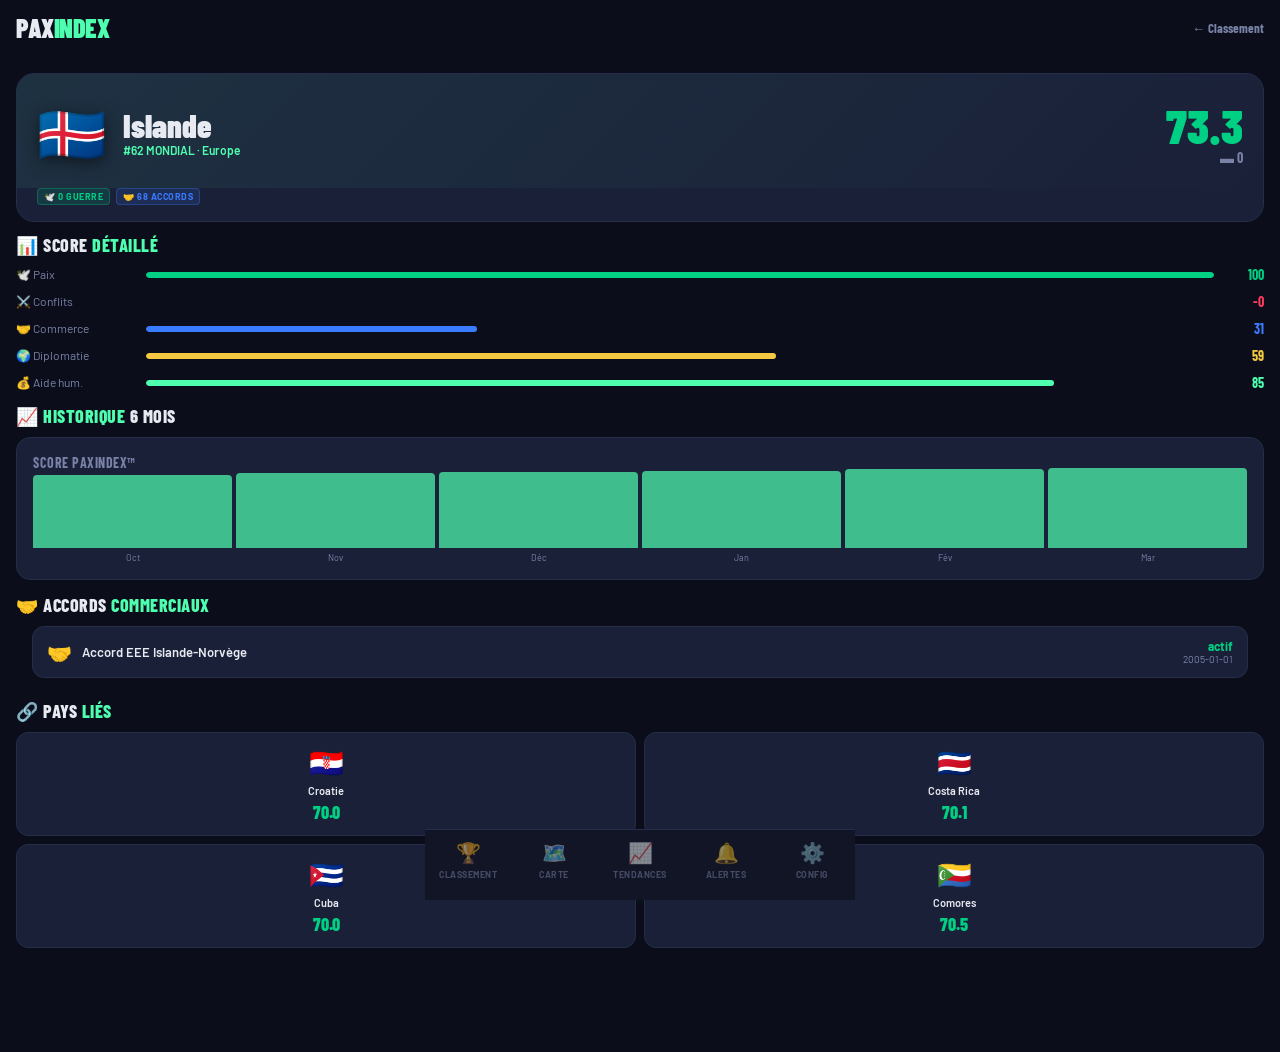
<file: pays.html>
<!DOCTYPE html>
<html lang="fr">
<head>
<meta charset="UTF-8">
<meta name="viewport" content="width=device-width, initial-scale=1.0">
<title>PaxIndex — Détail pays</title>
<link rel="stylesheet" href="assets/css/base.css">
<link rel="stylesheet" href="assets/css/components.css">
<style>
  .content { padding-bottom: 90px; }

  .back-btn {
    display: flex; align-items: center; gap: 6px;
    font-family: 'Barlow Condensed', sans-serif;
    font-size: 13px; font-weight: 700; color: var(--muted);
    padding: 14px 16px 0; cursor: pointer;
    text-decoration: none;
  }
  .back-btn:hover { color: var(--accent); }

  /* HERO */
  .hero {
    margin: 12px 16px;
    background: var(--card);
    border: 1px solid var(--border);
    border-radius: 18px; overflow: hidden;
  }
  .hero-bg {
    padding: 24px 20px 20px;
    background: linear-gradient(135deg, rgba(79,255,176,.08), transparent);
    display: flex; align-items: center; gap: 16px;
  }
  .hero-flag { font-size: 56px; filter: drop-shadow(0 4px 8px rgba(0,0,0,.5)); }
  .hero-info { flex: 1; }
  .hero-name {
    font-family: 'Barlow Condensed', sans-serif;
    font-size: 32px; font-weight: 900; line-height: 1;
  }
  .hero-rank { font-size: 12px; color: var(--accent); font-weight: 600; margin-top: 2px; }
  .hero-score-wrap { text-align: right; }
  .hero-score {
    font-family: 'Barlow Condensed', sans-serif;
    font-size: 48px; font-weight: 900; line-height: 1;
  }
  .hero-change {
    font-family: 'Barlow Condensed', sans-serif;
    font-size: 14px; font-weight: 700;
  }
  .hero-tags {
    padding: 0 20px 16px;
    display: flex; gap: 6px; flex-wrap: wrap;
  }

  /* METRICS */
  .metrics { padding: 0 16px 14px; display: flex; flex-direction: column; gap: 10px; }
  .metric-row { display: flex; align-items: center; gap: 10px; }
  .metric-label { font-size: 12px; color: var(--muted); width: 120px; flex-shrink: 0; }
  .metric-val {
    font-family: 'Barlow Condensed', sans-serif;
    font-weight: 700; font-size: 14px; width: 40px; text-align: right;
  }

  /* CONFLICTS LIST */
  .conflict-item {
    background: var(--card); border: 1px solid var(--border);
    border-radius: 12px; padding: 12px 14px;
    display: flex; align-items: center; gap: 10px;
    margin: 0 16px 8px;
  }
  .conflict-flags { font-size: 20px; }
  .conflict-name { font-size: 13px; font-weight: 600; flex: 1; }
  .conflict-date { font-size: 10px; color: var(--muted); }

  /* HISTORY CHART */
  .chart-wrap {
    margin: 0 16px 14px;
    background: var(--card); border: 1px solid var(--border);
    border-radius: 14px; padding: 16px;
  }
  .chart-title {
    font-family: 'Barlow Condensed', sans-serif;
    font-size: 14px; font-weight: 700; color: var(--muted);
    text-transform: uppercase; letter-spacing: 0.5px; margin-bottom: 12px;
  }
  .chart-bars {
    display: flex; align-items: flex-end; gap: 4px; height: 80px;
  }
  .chart-bar-wrap { flex: 1; display: flex; flex-direction: column; align-items: center; gap: 4px; }
  .chart-bar {
    width: 100%; border-radius: 4px 4px 0 0;
    background: var(--accent); opacity: 0.7; transition: opacity .2s;
  }
  .chart-bar:last-child { opacity: 1; }
  .chart-month { font-size: 9px; color: var(--muted); }

  /* RELATED COUNTRIES */
  .related-grid {
    display: grid; grid-template-columns: 1fr 1fr; gap: 8px;
    padding: 0 16px 14px;
  }
  .related-card {
    background: var(--card); border: 1px solid var(--border);
    border-radius: 12px; padding: 12px;
    display: flex; flex-direction: column; align-items: center; gap: 4px;
    cursor: pointer; transition: border-color .2s;
    text-decoration: none;
  }
  .related-card:hover { border-color: var(--accent); }
  .related-flag { font-size: 28px; }
  .related-name { font-size: 11px; font-weight: 600; color: var(--text); }
  .related-score {
    font-family: 'Barlow Condensed', sans-serif;
    font-size: 18px; font-weight: 800;
  }
</style>
</head>
<body>

<!-- HEADER -->
<div class="header">
  <div class="header-top">
    <a class="logo" href="index.html" style="text-decoration:none;cursor:pointer">PAX<span>INDEX</span></a>
    <a class="back-btn" href="index.html" style="text-decoration:none;padding:0;">← Classement</a>
  </div>
</div>

<div class="content" id="page-content">
  <!-- Rempli par JS -->
</div>

<!-- BOTTOM NAV -->
<div class="bottom-nav">
  <div class="nav-item" id="nav-classement" data-href="index.html">
    <div class="nav-icon">🏆</div>
    <div class="nav-label">Classement</div>
  </div>
  <div class="nav-item" id="nav-carte" data-href="carte.html">
    <div class="nav-icon">🗺️</div>
    <div class="nav-label">Carte</div>
  </div>
  <div class="nav-item" id="nav-tendances" data-href="tendances.html">
    <div class="nav-icon">📈</div>
    <div class="nav-label">Tendances</div>
  </div>
  <div class="nav-item" id="nav-alertes" data-href="alertes.html">
    <div class="nav-icon">🔔</div>
    <div class="nav-label">Alertes</div>
  </div>
  <div class="nav-item" id="nav-config" data-href="config.html">
    <div class="nav-icon">⚙️</div>
    <div class="nav-label">Config</div>
  </div>
</div>

<script src="assets/js/data.js"></script>
<script src="assets/js/nav.js"></script>
<script>
(async () => {
  const code   = getParam('code') || 'IS';
  const pays   = await fetchData(`/countries/${code}`);
  const el     = document.getElementById('page-content');

  function adjustedScore(c) {
    // Pénalité de guerre : -5 points par conflit
    return Math.max(0, c.score - c.wars * 5);
  }

  if (!pays) { el.innerHTML = '<p style="padding:24px;color:var(--muted)">Pays introuvable.</p>'; return; }

  const adjusted = adjustedScore(pays);
  const scoreColor = adjusted >= 70 ? 'var(--green)' : adjusted >= 40 ? 'var(--gold)' : 'var(--red)';
  const changeStr  = pays.change > 0 ? `<span class="change-up">▲ +${pays.change}</span>`
                   : pays.change < 0 ? `<span class="change-down">▼ ${pays.change}</span>`
                   : `<span style="color:var(--muted)">▬ 0</span>`;

  /* Scores composantes simulés depuis le score global */
  const peace   = Math.round(Math.max(0, 100 - pays.wars * 6));
  const commerce= Math.round(Math.min(100, pays.trade / 2.2));
  const diplo   = Math.round((peace + commerce) / 2 * 0.9);
  const hum     = Math.round(peace * 0.85);

  /* Historique simulé sur 6 mois */
  const history = [0.92, 0.94, 0.96, 0.97, 0.98, 1.0].map(f => Math.round(pays.score * f));

  document.title = `PaxIndex — ${pays.name}`;

  el.innerHTML = `
    <!-- HERO -->
    <div class="hero">
      <div class="hero-bg">
        <div class="hero-flag">${pays.flag}</div>
        <div class="hero-info">
          <div class="hero-name">${pays.name}</div>
          <div class="hero-rank">#${pays.rank} MONDIAL · ${pays.region}</div>
        </div>
        <div class="hero-score-wrap">
          <div class="hero-score" style="color:${scoreColor}">${adjusted.toFixed(1)}</div>
          ${pays.wars > 0 ? `<div class="hero-malus" style="font-size:11px;color:var(--red);margin-top:2px">dont -${pays.wars * 5} pour guerres</div>` : ''}
          <div class="hero-change">${changeStr}</div>
        </div>
      </div>
      <div class="hero-tags">
        ${pays.wars === 0 ? '<span class="tag tag-peace">🕊️ 0 guerre</span>' : `<a href="conflits.html?country=${code}" class="tag tag-war">⚔️ ${pays.wars} conflits</a>`}
        <a href="commerce.html?country=${code}" class="tag tag-trade">🤝 ${pays.trade} accords</a>
      </div>
    </div>

    <!-- SCORE BREAKDOWN -->
    <div class="section-header"><div class="section-title">📊 Score <span>détaillé</span></div></div>
    <div class="metrics">
      <div class="metric-row">
        <div class="metric-label text-green">🕊️ Paix</div>
        <div class="progress-wrap"><div class="progress-bar" style="width:${peace}%;background:var(--green)"></div></div>
        <div class="metric-val text-green">${peace}</div>
      </div>
      <div class="metric-row">
        <div class="metric-label text-red">⚔️ Conflits</div>
        <div class="progress-wrap"><div class="progress-bar" style="width:${Math.min(100, pays.wars * 10)}%;background:var(--red)"></div></div>
        <div class="metric-val text-red">-${pays.wars * 5}</div>
      </div>
      <div class="metric-row">
        <div class="metric-label text-blue">🤝 Commerce</div>
        <div class="progress-wrap"><div class="progress-bar" style="width:${commerce}%;background:var(--blue)"></div></div>
        <div class="metric-val text-blue">${commerce}</div>
      </div>
      <div class="metric-row">
        <div class="metric-label text-gold">🌍 Diplomatie</div>
        <div class="progress-wrap"><div class="progress-bar" style="width:${diplo}%;background:var(--gold)"></div></div>
        <div class="metric-val text-gold">${diplo}</div>
      </div>
      <div class="metric-row">
        <div class="metric-label text-accent">💰 Aide hum.</div>
        <div class="progress-wrap"><div class="progress-bar" style="width:${hum}%;background:var(--accent)"></div></div>
        <div class="metric-val text-accent">${hum}</div>
      </div>
    </div>

    <!-- HISTORIQUE -->
    <div class="section-header"><div class="section-title">📈 <span>Historique</span> 6 mois</div></div>
    <div class="chart-wrap">
      <div class="chart-title">Score PaxIndex™</div>
      <div class="chart-bars">
        ${['Oct','Nov','Déc','Jan','Fév','Mar'].map((m, i) => `
          <div class="chart-bar-wrap">
            <div class="chart-bar" style="height:${Math.round(history[i] / pays.score * 80)}px"></div>
            <div class="chart-month">${m}</div>
          </div>
        `).join('')}
      </div>
    </div>

    
    <!-- CONFLITS & ACCORDS -->
    <div id="conflicts-placeholder"></div>
    <div id="trade-placeholder"></div>

    <!-- PAYS LIÉS -->
    <div class="section-header"><div class="section-title">🔗 Pays <span>liés</span></div></div>
    <div class="related-grid">
      ${[...COUNTRIES]
        .filter(c => c.code !== code)
        .sort((a, b) => Math.abs(a.rank - pays.rank) - Math.abs(b.rank - pays.rank))
        .slice(0,4)
        .map(c => {
        const adj = Math.max(0, c.score - c.wars * 5);
        const col = adj >= 70 ? 'var(--green)' : adj >= 40 ? 'var(--gold)' : 'var(--red)';
        const diff = c.rank - pays.rank;
        const diffLabel = diff > 0 ? `+#${diff}` : `#${diff}`;
        return `<a class=\"related-card\" href=\"pays.html?code=${c.code}\">
          <div class="related-flag">${c.flag}</div>
          <div class="related-name">${c.name}</div>
          <div class="related-score" style="color:${col}">${adj.toFixed(1)}</div>
        </a>`;
      }).join('')}
    </div>
  `;

  // ── CONFLITS & ACCORDS pour ce pays ──
  const allConflicts = await fetchData('/conflicts') || [];
  const allTrade = await fetchData('/trade') || [];
  
  // Groupes régionaux
  const EU_CODES = new Set(['FR','DE','IT','ES','BE','NL','AT','PT','PL','LU','IE','GR','CZ','HU','SK','SI','HR','RO','BG','FI','LT','LV','EE','CY','MT']);
  const NATO_CODES = new Set([...EU_CODES,'US','GB','NO','TR','IS','AL','BA','ME','MK','RS','MD']);
  const APAC_CODES = new Set(['CN','JP','KR','ID','TH','VN','PH','AU','NZ','SG','MY','IN','PK','BD','KH','LA','MM','TL','BN','KZ','KG','TJ','TM','UZ','MN','AF','LK','NP','BT','MV','GE','AM','AZ','TW']);
  const AMERICAS_CODES = new Set(['US','CA','MX','BR','AR','CL','CO','PE','VE','EC','BO','UY','PY','GT','HN','SV','NI','CR','PA','CU','DO','HT','JM','TT','GY','SR','BZ','AG','BB','DM','GD','KN','LC','VC']);
  const AFRICA_CODES = new Set(['DZ','EG','LY','MA','TN','AO','BF','BJ','BW','BI','CM','CG','CD','CI','DJ','ER','ET','GA','GH','GM','GN','GQ','GW','KE','KM','LR','LS','MG','ML','MR','MU','MW','MZ','NA','NE','NG','P103','RW','SC','SD','SS','SN','SL','SO','ST','TD','TG','TZ','UG','ZA','ZM','ZW']);
  
  function isInGroup(groupValue, countryCode) {
    switch(groupValue) {
      case 'EU': return EU_CODES.has(countryCode);
      case 'NATO': return NATO_CODES.has(countryCode);
      case 'APAC': return APAC_CODES.has(countryCode);
      case 'AMERICAS': return AMERICAS_CODES.has(countryCode);
      case 'AFRICA': return AFRICA_CODES.has(countryCode);
      default: return false;
    }
  }
  
  // Conflits où ce pays est impliqué
  const myConflicts = allConflicts.filter(cf => {
    if (!cf.countries) return false;
    return cf.countries.some(c => {
      if (c.type === 'country') return c.value === code;
      if (c.type === 'group') return isInGroup(c.value, code);
      return false;
    });
  });
  
  // Accords commerciaux
  const myTrade = allTrade.filter(t => {
    if (!t.countries) return false;
    return t.countries.some(c => {
      if (c.type === 'country') return c.value === code;
      if (c.type === 'group') return isInGroup(c.value, code);
      return false;
    });
  });
  
  // Build conflicts HTML
  let conflictsSection = '';
  if (myConflicts.length > 0) {
    const flags = myConflicts.map(cf => {
      const since = cf.since ? new Date(cf.since).getFullYear() : '?';
      const intensityColor = cf.intensity >= 80 ? 'var(--red)' : cf.intensity >= 50 ? 'var(--gold)' : 'var(--muted)';
      const flagStr = (cf.country_flags || cf.countries.map(c => {
        if (c.type === 'country') {
          const found = COUNTRIES.find(ct => ct.code === c.value);
          return found ? found.flag : c.value;
        }
        return c.value === 'EU' ? '🇪🇺' : c.value === 'NATO' ? '🛡️' : '🌏';
      })).join('');
      return `<div class="conflict-item">
        <div class="conflict-flags">${flagStr}</div>
        <div class="conflict-name">${cf.name}</div>
        <div style="text-align:right">
          <div style="font-size:12px;font-weight:700;color:${intensityColor}">${cf.type}</div>
          <div class="conflict-date">Depuis ${since}</div>
        </div>
      </div>`;
    }).join('');
    conflictsSection = `
    <div class="section-header"><div class="section-title">⚔️ Conflits <span>en cours</span></div></div>
    <div style="padding:0 16px 14px;display:flex;flex-direction:column;gap:8px">${flags}</div>`;
  }
  
  let tradeSection = '';
  if (myTrade.length > 0) {
    const trdItems = myTrade.map(t => {
      const typeIcon = t.type === 'sanction' ? '🚫' : t.type === 'bilateral' ? '🤝' : '🌐';
      const flagStr = (t.country_flags || t.countries.map(c => {
        if (c.type === 'country') {
          const found = COUNTRIES.find(ct => ct.code === c.value);
          return found ? found.flag : c.value;
        }
        return c.value === 'EU' ? '🇪🇺' : c.value === 'NATO' ? '🛡️' : '🌏';
      })).join('');
      return `<div class="conflict-item">
        <div class="conflict-flags">${typeIcon}</div>
        <div class="conflict-name">${t.name}</div>
        <div style="text-align:right">
          <div style="font-size:12px;font-weight:700;color:${t.status === 'actif' ? 'var(--green)' : 'var(--muted)'}">${t.status}</div>
          <div class="conflict-date">${t.signed || ''}</div>
        </div>
      </div>`;
    }).join('');
    tradeSection = `
    <div class="section-header"><div class="section-title">🤝 Accords <span>commerciaux</span></div></div>
    <div style="padding:0 16px 14px;display:flex;flex-direction:column;gap:8px">${trdItems}</div>`;
  }
  
  // Inject after historique, before pays liés
  const placeholder = document.getElementById('conflicts-placeholder');
  if (placeholder) {
    placeholder.outerHTML = conflictsSection + tradeSection;
  }
})();
</script>
</body>
</html>
</file>
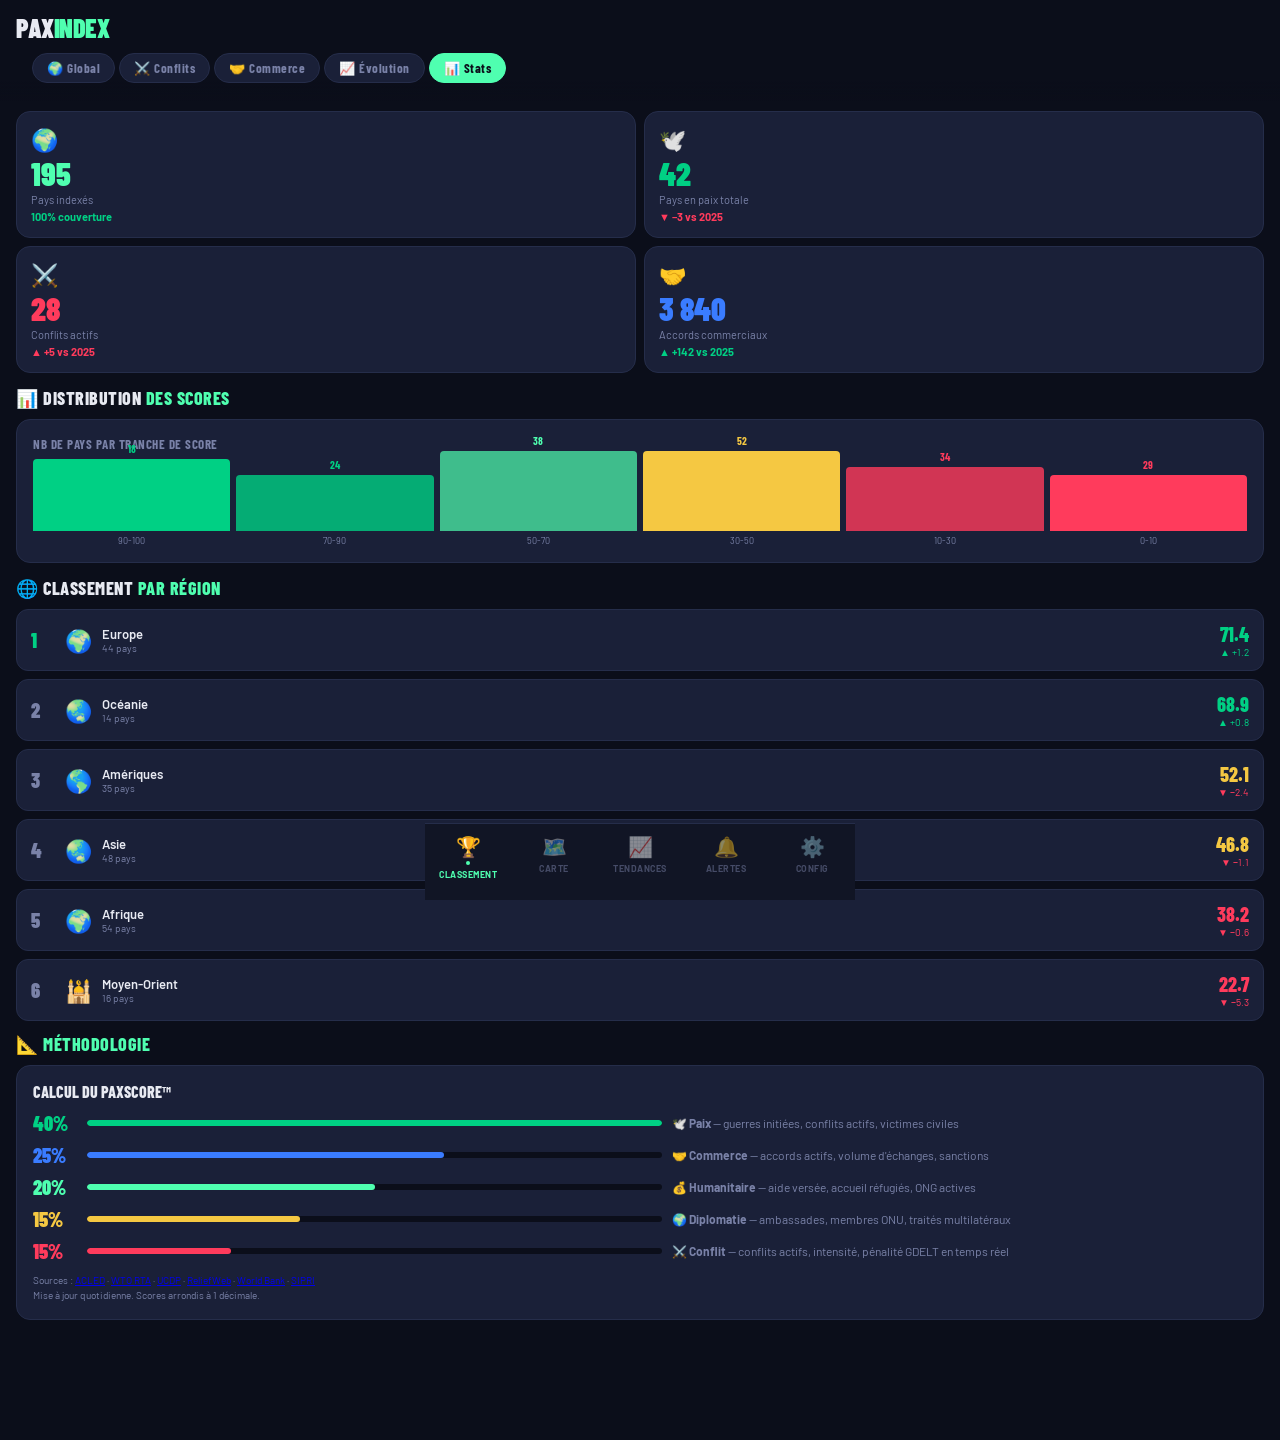
<file: stats.html>
<!DOCTYPE html>
<html lang="fr">
<head>
<meta charset="UTF-8">
<meta name="viewport" content="width=device-width, initial-scale=1.0">
<title>PaxIndex — Statistiques</title>
<link rel="stylesheet" href="assets/css/base.css">
<link rel="stylesheet" href="assets/css/components.css">
<style>
  .content { padding-bottom: 90px; }

  /* STATS GRID */
  .stats-grid {
    display: grid; grid-template-columns: 1fr 1fr; gap: 8px;
    padding: 0 16px 14px;
  }
  .stat-card {
    background: var(--card); border: 1px solid var(--border);
    border-radius: 14px; padding: 14px;
    display: flex; flex-direction: column; gap: 4px;
  }
  .stat-card-icon { font-size: 22px; }
  .stat-card-val {
    font-family: 'Barlow Condensed', sans-serif;
    font-size: 32px; font-weight: 900; line-height: 1;
  }
  .stat-card-label { font-size: 11px; color: var(--muted); }
  .stat-card-change { font-size: 11px; font-weight: 700; }

  /* DISTRIBUTION HISTOGRAM */
  .histo-wrap {
    margin: 0 16px 14px; background: var(--card);
    border: 1px solid var(--border); border-radius: 14px; padding: 16px;
  }
  .histo-title {
    font-family: 'Barlow Condensed', sans-serif; font-size: 13px;
    font-weight: 700; color: var(--muted); text-transform: uppercase;
    letter-spacing: 0.5px; margin-bottom: 14px;
  }
  .histo-bars { display: flex; align-items: flex-end; gap: 6px; height: 80px; }
  .histo-col  { flex: 1; display: flex; flex-direction: column; align-items: center; gap: 4px; }
  .histo-bar  { width: 100%; border-radius: 4px 4px 0 0; transition: opacity .2s; }
  .histo-label{ font-size: 9px; color: var(--muted); text-align: center; }
  .histo-count{ font-family: 'Barlow Condensed', sans-serif; font-size: 11px; font-weight: 700; }

  /* REGION TABLE */
  .region-row, a.region-row {
    background: var(--card); border: 1px solid var(--border);
    border-radius: 12px; padding: 12px 14px;
    display: flex; align-items: center; gap: 10px;
    text-decoration: none;
    color: inherit;
  }
  .region-rank {
    font-family: 'Barlow Condensed', sans-serif;
    font-size: 20px; font-weight: 900; color: var(--muted); width: 24px;
  }
  .region-name { flex: 1; font-weight: 600; font-size: 13px; }
  .region-score{
    font-family: 'Barlow Condensed', sans-serif;
    font-size: 20px; font-weight: 800;
  }
  .region-count{ font-size: 10px; color: var(--muted); text-align: right; }
  .region-list { padding: 0 16px; display: flex; flex-direction: column; gap: 8px; }

  /* METHODOLOGIE */
  .methodo {
    margin: 0 16px 14px; background: var(--card);
    border: 1px solid var(--border); border-radius: 14px; padding: 16px;
  }
  .methodo-title {
    font-family: 'Barlow Condensed', sans-serif; font-size: 16px;
    font-weight: 800; text-transform: uppercase; margin-bottom: 10px;
  }
  .methodo-item {
    display: flex; align-items: center; gap: 10px; margin-bottom: 8px;
  }
  .methodo-pct {
    font-family: 'Barlow Condensed', sans-serif;
    font-size: 20px; font-weight: 900; width: 44px;
  }
  .methodo-desc { flex: 1; font-size: 12px; color: var(--muted); line-height: 1.4; }
</style>
</head>
<body>

<!-- HEADER -->
<div class="header">
  <div class="header-top">
    <a class="logo" href="index.html" style="text-decoration:none;cursor:pointer">PAX<span>INDEX</span></a>
  </div>
  <div class="tabs">
    <div class="tab" data-href="index.html">🌍 Global</div>
    <div class="tab" data-href="conflits.html">⚔️ Conflits</div>
    <div class="tab" data-href="commerce.html">🤝 Commerce</div>
    <div class="tab" data-href="tendances.html">📈 Évolution</div>
    <div class="tab active">📊 Stats</div>
  </div>
</div>

<div class="content">

  <div style="height:10px"></div>

  <!-- STATS GRID -->
  <div class="stats-grid">
    <div class="stat-card">
      <div class="stat-card-icon">🌍</div>
      <div class="stat-card-val text-accent">195</div>
      <div class="stat-card-label">Pays indexés</div>
      <div class="stat-card-change" style="color:var(--green)">100% couverture</div>
    </div>
    <div class="stat-card">
      <div class="stat-card-icon">🕊️</div>
      <div class="stat-card-val text-green">42</div>
      <div class="stat-card-label">Pays en paix totale</div>
      <div class="stat-card-change" style="color:var(--red)">▼ −3 vs 2025</div>
    </div>
    <div class="stat-card">
      <div class="stat-card-icon">⚔️</div>
      <div class="stat-card-val text-red">28</div>
      <div class="stat-card-label">Conflits actifs</div>
      <div class="stat-card-change" style="color:var(--red)">▲ +5 vs 2025</div>
    </div>
    <div class="stat-card">
      <div class="stat-card-icon">🤝</div>
      <div class="stat-card-val text-blue">3 840</div>
      <div class="stat-card-label">Accords commerciaux</div>
      <div class="stat-card-change" style="color:var(--green)">▲ +142 vs 2025</div>
    </div>
  </div>

  <!-- DISTRIBUTION -->
  <div class="section-header">
    <div class="section-title">📊 Distribution <span>des scores</span></div>
  </div>
  <div class="histo-wrap">
    <div class="histo-title">Nb de pays par tranche de score</div>
    <div class="histo-bars">
      <div class="histo-col">
        <div class="histo-count text-green">18</div>
        <div class="histo-bar" style="height:72px;background:var(--green)"></div>
        <div class="histo-label">90-100</div>
      </div>
      <div class="histo-col">
        <div class="histo-count text-green">24</div>
        <div class="histo-bar" style="height:56px;background:var(--green);opacity:.8"></div>
        <div class="histo-label">70-90</div>
      </div>
      <div class="histo-col">
        <div class="histo-count text-accent">38</div>
        <div class="histo-bar" style="height:80px;background:var(--accent);opacity:.7"></div>
        <div class="histo-label">50-70</div>
      </div>
      <div class="histo-col">
        <div class="histo-count text-gold">52</div>
        <div class="histo-bar" style="height:80px;background:var(--gold);height:80px"></div>
        <div class="histo-label">30-50</div>
      </div>
      <div class="histo-col">
        <div class="histo-count text-red">34</div>
        <div class="histo-bar" style="height:64px;background:var(--red);opacity:.8"></div>
        <div class="histo-label">10-30</div>
      </div>
      <div class="histo-col">
        <div class="histo-count text-red">29</div>
        <div class="histo-bar" style="height:56px;background:var(--red)"></div>
        <div class="histo-label">0-10</div>
      </div>
    </div>
  </div>

  <!-- PAR RÉGION -->
  <div class="section-header">
    <div class="section-title">🌐 Classement <span>par région</span></div>
  </div>
  <div class="region-list">
    <a class="region-row" href="index.html?region=Europe">
      <div class="region-rank" style="color:var(--green)">1</div>
      <div style="font-size:22px">🌍</div>
      <div style="flex:1">
        <div class="region-name">Europe</div>
        <div style="font-size:10px;color:var(--muted)">44 pays</div>
      </div>
      <div style="text-align:right">
        <div class="region-score text-green">71.4</div>
        <div style="font-size:10px;color:var(--green)">▲ +1.2</div>
      </div>
    </a>
    <a class="region-row" href="index.html?region=Océanie">
      <div class="region-rank">2</div>
      <div style="font-size:22px">🌏</div>
      <div style="flex:1">
        <div class="region-name">Océanie</div>
        <div style="font-size:10px;color:var(--muted)">14 pays</div>
      </div>
      <div style="text-align:right">
        <div class="region-score text-green">68.9</div>
        <div style="font-size:10px;color:var(--green)">▲ +0.8</div>
      </div>
    </a>
    <a class="region-row" href="index.html?region=Amériques">
      <div class="region-rank">3</div>
      <div style="font-size:22px">🌎</div>
      <div style="flex:1">
        <div class="region-name">Amériques</div>
        <div style="font-size:10px;color:var(--muted)">35 pays</div>
      </div>
      <div style="text-align:right">
        <div class="region-score text-gold">52.1</div>
        <div style="font-size:10px;color:var(--red)">▼ −2.4</div>
      </div>
    </a>
    <a class="region-row" href="index.html?region=Asie">
      <div class="region-rank">4</div>
      <div style="font-size:22px">🌏</div>
      <div style="flex:1">
        <div class="region-name">Asie</div>
        <div style="font-size:10px;color:var(--muted)">48 pays</div>
      </div>
      <div style="text-align:right">
        <div class="region-score text-gold">46.8</div>
        <div style="font-size:10px;color:var(--red)">▼ −1.1</div>
      </div>
    </a>
    <a class="region-row" href="index.html?region=Afrique">
      <div class="region-rank">5</div>
      <div style="font-size:22px">🌍</div>
      <div style="flex:1">
        <div class="region-name">Afrique</div>
        <div style="font-size:10px;color:var(--muted)">54 pays</div>
      </div>
      <div style="text-align:right">
        <div class="region-score text-red">38.2</div>
        <div style="font-size:10px;color:var(--red)">▼ −0.6</div>
      </div>
    </a>
    <a class="region-row" href="index.html?region=Moyen-Orient">
      <div class="region-rank">6</div>
      <div style="font-size:22px">🕌</div>
      <div style="flex:1">
        <div class="region-name">Moyen-Orient</div>
        <div style="font-size:10px;color:var(--muted)">16 pays</div>
      </div>
      <div style="text-align:right">
        <div class="region-score text-red">22.7</div>
        <div style="font-size:10px;color:var(--red)">▼ −5.3</div>
      </div>
    </a>
  </div>

  <div style="height:12px"></div>

  <!-- MÉTHODOLOGIE -->
  <div class="section-header">
    <div class="section-title">📐 <span>Méthodologie</span></div>
  </div>
  <div class="methodo">
    <div class="methodo-title">Calcul du PaxScore™</div>
    <div class="methodo-item">
      <div class="methodo-pct text-green">40%</div>
      <div class="progress-wrap"><div class="progress-bar" style="width:100%;background:var(--green)"></div></div>
      <div class="methodo-desc">🕊️ <strong>Paix</strong> — guerres initiées, conflits actifs, victimes civiles</div>
    </div>
    <div class="methodo-item">
      <div class="methodo-pct text-blue">25%</div>
      <div class="progress-wrap"><div class="progress-bar" style="width:62%;background:var(--blue)"></div></div>
      <div class="methodo-desc">🤝 <strong>Commerce</strong> — accords actifs, volume d'échanges, sanctions</div>
    </div>
    <div class="methodo-item">
      <div class="methodo-pct text-accent">20%</div>
      <div class="progress-wrap"><div class="progress-bar" style="width:50%;background:var(--accent)"></div></div>
      <div class="methodo-desc">💰 <strong>Humanitaire</strong> — aide versée, accueil réfugiés, ONG actives</div>
    </div>
    <div class="methodo-item">
      <div class="methodo-pct text-gold">15%</div>
      <div class="progress-wrap"><div class="progress-bar" style="width:37%;background:var(--gold)"></div></div>
      <div class="methodo-desc">🌍 <strong>Diplomatie</strong> — ambassades, membres ONU, traités multilatéraux</div>
    </div>
    <div class="methodo-item">
      <div class="methodo-pct text-red">15%</div>
      <div class="progress-wrap"><div class="progress-bar" style="width:25%;background:var(--red)"></div></div>
      <div class="methodo-desc">⚔️ <strong>Conflit</strong> — conflits actifs, intensité, pénalité GDELT en temps réel</div>
    </div>

    <div style="margin-top:10px;font-size:10px;color:var(--muted);line-height:1.5">
      Sources :
      <a href="https://acleddata.com" target="_blank" rel="noopener">ACLED</a> ·
      <a href="https://rta.wto.org" target="_blank" rel="noopener">WTO RTA</a> ·
      <a href="https://ucdp.uu.se" target="_blank" rel="noopener">UCDP</a> ·
      <a href="https://reliefweb.int" target="_blank" rel="noopener">ReliefWeb</a> ·
      <a href="https://data.worldbank.org" target="_blank" rel="noopener">World Bank</a> ·
      <a href="https://www.sipri.org" target="_blank" rel="noopener">SIPRI</a>
      <br>Mise à jour quotidienne. Scores arrondis à 1 décimale.
    </div>
  </div>

  <div style="height:16px"></div>

</div>

<!-- BOTTOM NAV -->
<div class="bottom-nav">
  <div class="nav-item active" data-href="index.html"><div class="nav-icon">🏆</div><div class="nav-dot"></div><div class="nav-label">Classement</div></div>
  <div class="nav-item" data-href="carte.html"><div class="nav-icon">🗺️</div><div class="nav-label">Carte</div></div>
  <div class="nav-item" data-href="tendances.html"><div class="nav-icon">📈</div><div class="nav-label">Tendances</div></div>
  <div class="nav-item" data-href="alertes.html"><div class="nav-icon">🔔</div><div class="nav-label">Alertes</div></div>
  <div class="nav-item" data-href="config.html"><div class="nav-icon">⚙️</div><div class="nav-label">Config</div></div>
</div>

<script src="assets/js/data.js"></script>
<script src="assets/js/nav.js"></script>
</body>
</html>
</file>
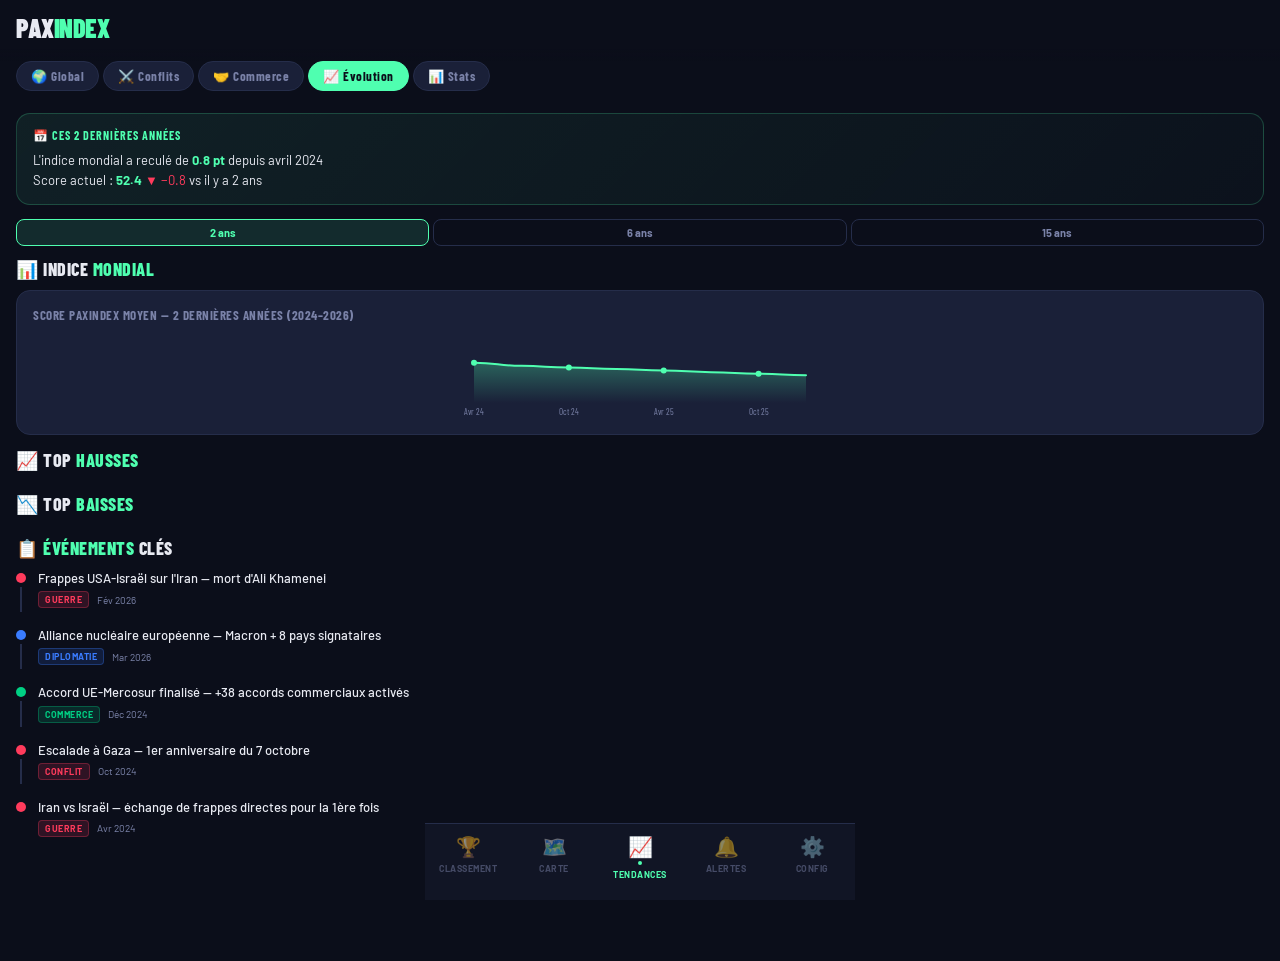
<file: tendances.html>
<!DOCTYPE html>
<html lang="fr">
<head>
<meta charset="UTF-8">
<meta name="viewport" content="width=device-width, initial-scale=1.0">
<title>PaxIndex — Tendances</title>
<link rel="stylesheet" href="assets/css/base.css">
<link rel="stylesheet" href="assets/css/components.css">
<style>
  .content { padding-bottom: 90px; }

  /* RÉSUMÉ SEMAINE */
  .week-summary {
    margin: 0 16px 14px;
    background: linear-gradient(135deg, rgba(79,255,176,.08), rgba(79,255,176,.02));
    border: 1px solid rgba(79,255,176,.2);
    border-radius: 14px; padding: 14px 16px;
  }
  .week-title {
    font-family: 'Barlow Condensed', sans-serif;
    font-size: 12px; font-weight: 700; text-transform: uppercase;
    letter-spacing: 1px; color: var(--accent); margin-bottom: 8px;
  }
  .week-text { font-size: 13px; line-height: 1.5; color: var(--text); }
  .week-text strong { color: var(--accent); }

  /* TREND CARD */
  .trend-card {
    background: var(--card); border: 1px solid var(--border);
    border-radius: 12px; padding: 12px 14px;
    display: flex; align-items: center; gap: 10px;
    animation: slideIn .3s ease both; cursor: pointer;
  }
  .trend-flag { font-size: 26px; }
  .trend-name { flex: 1; font-weight: 600; font-size: 13px; }
  .trend-score {
    font-family: 'Barlow Condensed', sans-serif;
    font-size: 18px; font-weight: 900;
  }
  .trend-change {
    font-family: 'Barlow Condensed', sans-serif;
    font-size: 16px; font-weight: 800; min-width: 52px; text-align: right;
  }
  .trend-lists { padding: 0 16px; display: flex; flex-direction: column; gap: 8px; }

  /* COURBE GLOBALE */
  .curve-wrap {
    margin: 0 16px 14px;
    background: var(--card); border: 1px solid var(--border);
    border-radius: 14px; padding: 16px;
  }
  .curve-title {
    font-family: 'Barlow Condensed', sans-serif; font-size: 13px;
    font-weight: 700; color: var(--muted); text-transform: uppercase;
    letter-spacing: 0.5px; margin-bottom: 12px;
  }
  .curve-svg { width: 100%; overflow: visible; }

  /* TIMELINE */
  .timeline { padding: 0 16px; }
  .timeline-item {
    display: flex; gap: 12px; margin-bottom: 14px;
    animation: slideIn .3s ease both;
  }
  .timeline-dot-wrap {
    display: flex; flex-direction: column; align-items: center; gap: 0;
  }
  .timeline-dot {
    width: 10px; height: 10px; border-radius: 50%; flex-shrink: 0; margin-top: 4px;
  }
  .timeline-line {
    width: 2px; flex: 1; background: var(--border); min-height: 20px; margin-top: 4px;
  }
  .timeline-content { flex: 1; padding-bottom: 4px; }
  .timeline-event { font-size: 13px; font-weight: 500; line-height: 1.4; }
  .timeline-meta { display: flex; gap: 8px; margin-top: 4px; align-items: center; }
  .timeline-date { font-size: 10px; color: var(--muted); }

  /* PERIOD TABS */
  .period-tabs {
    display: flex; gap: 4px; padding: 0 16px 12px;
  }
  .period-tab {
    flex: 1; text-align: center; padding: 6px;
    border-radius: 8px; font-size: 11px; font-weight: 700;
    cursor: pointer; border: 1px solid var(--border);
    color: var(--muted); background: transparent; transition: all .15s;
  }
  .period-tab.on { background: rgba(79,255,176,.12); color: var(--accent); border-color: var(--accent); }
</style>
</head>
<body>

<!-- HEADER -->
<div class="header">
  <div class="header-top">
    <a class="logo" href="index.html" style="text-decoration:none;cursor:pointer">PAX<span>INDEX</span></a>
    
    </div>
  </div>
  <div class="tabs">
    <div class="tab" data-href="index.html">🌍 Global</div>
    <div class="tab" data-href="conflits.html">⚔️ Conflits</div>
    <div class="tab" data-href="commerce.html">🤝 Commerce</div>
    <div class="tab active">📈 Évolution</div>
    <div class="tab" data-href="stats.html">📊 Stats</div>
  </div>
</div>

<div class="content">

  <!-- RÉSUMÉ PÉRIODE -->
  <div class="week-summary" style="margin-top:12px">
    <div class="week-title">📅 Ces 2 dernières années</div>
    <div class="week-text">
      L'indice mondial a reculé de <strong>0.8 pt</strong> depuis avril 2024<br>
      Score actuel : <strong>52.4</strong> <span style="color:var(--red)">▼ −0.8</span> vs il y a 2 ans
    </div>
  </div>

  <!-- PÉRIODE -->
  <div class="period-tabs">
    <div class="period-tab on">2 ans</div>
    <div class="period-tab">6 ans</div>
    <div class="period-tab">15 ans</div>
  </div>

  <!-- COURBE GLOBALE -->
  <div class="section-header">
    <div class="section-title">📊 Indice <span>mondial</span></div>
  </div>
  <div class="curve-wrap" id="curve-container">
    <div class="curve-title" id="curve-title">Score PaxIndex moyen — 7 derniers jours</div>
    <svg class="curve-svg" id="curve-svg" viewBox="0 0 340 80" height="80">
    </svg>
  </div>

  <!-- TOP HAUSSES -->
  <div class="section-header">
    <div class="section-title">📈 Top <span>hausses</span></div>
  </div>
  <div class="trend-lists" id="top-up"></div>

  <div style="height:12px"></div>

  <!-- TOP BAISSES -->
  <div class="section-header">
    <div class="section-title">📉 Top <span>baisses</span></div>
  </div>
  <div class="trend-lists" id="top-down"></div>

  <div style="height:12px"></div>

  <!-- TIMELINE ÉVÉNEMENTS -->
  <div class="section-header">
    <div class="section-title">📋 <span>Événements</span> clés</div>
  </div>
  <div class="timeline" id="timeline-events"></div>

  <div style="height:16px"></div>

</div>

<!-- BOTTOM NAV -->
<div class="bottom-nav">
  <div class="nav-item" data-href="index.html"><div class="nav-icon">🏆</div><div class="nav-label">Classement</div></div>
  <div class="nav-item" data-href="carte.html"><div class="nav-icon">🗺️</div><div class="nav-label">Carte</div></div>
  <div class="nav-item active"><div class="nav-icon">📈</div><div class="nav-dot"></div><div class="nav-label">Tendances</div></div>
  <div class="nav-item" data-href="alertes.html"><div class="nav-icon">🔔</div><div class="nav-label">Alertes</div></div>
  <div class="nav-item" data-href="config.html"><div class="nav-icon">⚙️</div><div class="nav-label">Config</div></div>
</div>

<script src="assets/js/data.js"></script>
<script src="assets/js/nav.js"></script>
<script>
/* ── DATA DE TENDANCES par période ── */
const TREND_DATA = {
  '2 ans':  {
    label: '2 dernières années (2024–2026)',
    points: [53.2, 53.0, 52.9, 52.8, 52.7, 52.6, 52.5, 52.4],
    labels: ['Avr 24','Jul 24','Oct 24','Jan 25','Avr 25','Jul 25','Oct 25','Avr 26'],
  },
  '6 ans':  {
    label: '6 dernières années (2021–2026)',
    points: [56.1, 55.8, 53.8, 53.5, 53.2, 52.8, 52.5, 52.4],
    labels: ['2021','Mi-21','2022','Mi-22','2023','Mi-23','2025','2026'],
  },
  '15 ans': {
    label: '15 dernières années (2011–2026)',
    points: [62.0, 61.0, 60.2, 58.8, 58.2, 57.8, 57.2, 56.6, 56.2, 55.0, 56.1, 53.8, 53.5, 53.0, 52.4],
    labels: ["'11","'12","'13","'14","'15","'16","'17","'18","'19","'20","'21","'22","'23","'24","'26"],
  },
};

const TIMELINE_EVENTS = {
  '2 ans': [
    { color: 'var(--red)',   tag: 'tag-war',   type: 'Guerre',    date: 'Fév 2026',  text: 'Frappes USA-Israël sur l\'Iran — mort d\'Ali Khamenei' },
    { color: 'var(--blue)',  tag: 'tag-trade', type: 'Diplomatie',date: 'Mar 2026',  text: 'Alliance nucléaire européenne — Macron + 8 pays signataires' },
    { color: 'var(--green)', tag: 'tag-peace', type: 'Commerce',  date: 'Déc 2024',  text: 'Accord UE-Mercosur finalisé — +38 accords commerciaux activés' },
    { color: 'var(--red)',   tag: 'tag-war',   type: 'Conflit',   date: 'Oct 2024',  text: 'Escalade à Gaza — 1er anniversaire du 7 octobre' },
    { color: 'var(--red)',   tag: 'tag-war',   type: 'Guerre',    date: 'Avr 2024',  text: 'Iran vs Israël — échange de frappes directes pour la 1ère fois' },
  ],
  '6 ans': [
    { color: 'var(--red)',   tag: 'tag-war',   type: 'Guerre',    date: '2026',      text: 'Frappes USA-Israël sur l\'Iran — effondrement de l\'indice Moyen-Orient' },
    { color: 'var(--red)',   tag: 'tag-war',   type: 'Guerre',    date: 'Oct 2023',  text: 'Attaque du Hamas — guerre à Gaza, −4 pts sur l\'indice régional' },
    { color: 'var(--red)',   tag: 'tag-war',   type: 'Guerre',    date: 'Fév 2022',  text: 'Invasion russe de l\'Ukraine — pire chute depuis 2001' },
    { color: 'var(--green)', tag: 'tag-peace', type: 'Diplomatie',date: '2021',      text: 'Accords Abraham — normalisation Israël-EAU, Bahreïn, Maroc' },
    { color: 'var(--red)',   tag: 'tag-war',   type: 'Crise',     date: '2020',      text: 'Pandémie COVID-19 — tensions géopolitiques mondiales amplifiées' },
  ],
  '15 ans': [
    { color: 'var(--red)',   tag: 'tag-war',   type: 'Guerre',    date: '2022',      text: 'Invasion russe de l\'Ukraine — rupture de l\'ordre mondial post-1991' },
    { color: 'var(--red)',   tag: 'tag-war',   type: 'Crise',     date: '2020',      text: 'Pandémie COVID-19 — effondrement des échanges diplomatiques' },
    { color: 'var(--red)',   tag: 'tag-war',   type: 'Guerre',    date: '2015',      text: 'Pic du califat Daech — 7 pays en guerre simultanée au Moyen-Orient' },
    { color: 'var(--red)',   tag: 'tag-war',   type: 'Guerre',    date: '2014',      text: 'Conflit en Ukraine orientale et annexion de la Crimée par la Russie' },
    { color: 'var(--red)',   tag: 'tag-war',   type: 'Guerre',    date: '2011',      text: 'Printemps arabe — déstabilisation de la Syrie, Libye, Yémen' },
  ],
};

function buildCurveSVG(data) {
  const { points, labels } = data;
  const n = points.length;
  const W = 340, H = 68, PAD = 4;
  const min = Math.min(...points) - 1.5;
  const max = Math.max(...points) + 1.5;
  const range = max - min || 1;

  const xs = points.map((_, i) => PAD + (i / (n - 1)) * (W - PAD * 2));
  const ys = points.map(v => PAD + (1 - (v - min) / range) * (H - PAD * 2));

  // smooth line path
  function smoothLine(pts) {
    if (pts.length < 2) return '';
    let d = `M${pts[0][0]},${pts[0][1]}`;
    for (let i = 1; i < pts.length; i++) {
      const [x0, y0] = pts[i - 1];
      const [x1, y1] = pts[i];
      const cpx = (x0 + x1) / 2;
      d += ` C${cpx},${y0} ${cpx},${y1} ${x1},${y1}`;
    }
    return d;
  }

  const linePath = smoothLine(xs.map((x, i) => [x, ys[i]]));
  const areaPath = linePath + ` L${xs[n-1]},${H} L${xs[0]},${H} Z`;

  let svg = `<defs><linearGradient id="grad" x1="0" y1="0" x2="0" y2="1"><stop offset="0%" stop-color="#4fffb0" stop-opacity="0.3"/><stop offset="100%" stop-color="#4fffb0" stop-opacity="0"/></linearGradient></defs>`;
  svg += `<path d="${areaPath}" fill="url(#grad)"/>`;
  svg += `<path d="${linePath}" fill="none" stroke="#4fffb0" stroke-width="2" stroke-linecap="round"/>`;

  // dots + labels
  const step = n <= 7 ? 1 : Math.ceil(n / 6);
  for (let i = 0; i < n; i += step) {
    const r = (i === n - 1) ? 4 : 3;
    svg += `<circle cx="${xs[i]}" cy="${ys[i]}" r="${r}" fill="#4fffb0" ${i === n - 1 ? 'stroke="#0b0e1a" stroke-width="2"' : ''}/>`;
    if (labels[i]) {
      svg += `<text x="${xs[i]}" y="${H + 12}" fill="#7a82a8" font-size="9" font-family="Barlow Condensed" text-anchor="middle">${labels[i]}</text>`;
    }
  }

  return svg;
}

function renderCurve(period) {
  const data = TREND_DATA[period];
  if (!data) return;
  document.getElementById('curve-title').textContent = `Score PaxIndex moyen — ${data.label}`;
  document.getElementById('curve-svg').innerHTML = buildCurveSVG(data);
}

(async () => {
  const countries = await fetchData('/countries');
  const sorted    = [...countries].sort((a, b) => b.change - a.change);
  const ups       = sorted.filter(c => c.change > 0).slice(0, 5);
  const downs     = sorted.filter(c => c.change < 0).reverse().slice(0, 5);

  function cardHtml(c, i) {
    const isUp  = c.change > 0;
    const col   = isUp ? 'var(--green)' : 'var(--red)';
    const arrow = isUp ? '▲' : '▼';
    return `
      <a class="trend-card" href="pays.html?code=${c.code}" style="animation-delay:${i*0.07}s;text-decoration:none;color:inherit">
        <div class="trend-flag">${c.flag}</div>
        <div class="trend-name">${c.name}</div>
        <div class="trend-score" style="color:${col}">${c.score}</div>
        <div class="trend-change" style="color:${col}">${arrow} ${Math.abs(c.change)}</div>
      </a>`;
  }

  document.getElementById('top-up').innerHTML   = ups.map(cardHtml).join('');
  document.getElementById('top-down').innerHTML = downs.map(cardHtml).join('');

  function renderTimeline(period) {
    const events = TIMELINE_EVENTS[period] || [];
    const el = document.getElementById('timeline-events');
    el.innerHTML = events.map((e, i) => `
      <div class="timeline-item" style="animation-delay:${i*0.07}s">
        <div class="timeline-dot-wrap">
          <div class="timeline-dot" style="background:${e.color}"></div>
          ${i < events.length - 1 ? '<div class="timeline-line"></div>' : ''}
        </div>
        <div class="timeline-content">
          <div class="timeline-event">${e.text}</div>
          <div class="timeline-meta">
            <span class="tag ${e.tag}">${e.type}</span>
            <span class="timeline-date">${e.date}</span>
          </div>
        </div>
      </div>`).join('');
  }

  const SUMMARY = {
    '2 ans':  { title: 'Ces 2 dernières années', body: 'L\'indice mondial a reculé de <strong>0.8 pt</strong> depuis avril 2024<br>Score actuel : <strong>52.4</strong> <span style="color:var(--red)">▼ −0.8</span> vs il y a 2 ans' },
    '6 ans':  { title: 'Ces 6 dernières années', body: 'L\'indice mondial a reculé de <strong>3.7 pts</strong> depuis 2021<br>Score actuel : <strong>52.4</strong> <span style="color:var(--red)">▼ −3.7</span> vs 2021' },
    '15 ans': { title: 'Ces 15 dernières années', body: 'L\'indice mondial a perdu <strong>9.6 pts</strong> depuis 2011<br>Score actuel : <strong>52.4</strong> <span style="color:var(--red)">▼ −9.6</span> vs 2011' },
  };

  function renderSummary(period) {
    const s = SUMMARY[period];
    if (!s) return;
    document.querySelector('.week-title').textContent = '📅 ' + s.title;
    document.querySelector('.week-text').innerHTML = s.body;
  }

  // Period tabs
  let activePeriod = '2 ans';
  renderCurve(activePeriod);
  renderTimeline(activePeriod);
  document.querySelectorAll('.period-tab').forEach(t => {
    t.addEventListener('click', () => {
      document.querySelectorAll('.period-tab').forEach(x => x.classList.remove('on'));
      t.classList.add('on');
      activePeriod = t.textContent;
      renderCurve(activePeriod);
      renderTimeline(activePeriod);
      renderSummary(activePeriod);
    });
  });
})();
</script>
</body>
</html>
</file>
<file: assets/css/base.css>
/* ── PAXINDEX — BASE DESIGN SYSTEM ── */
@import url('https://fonts.googleapis.com/css2?family=Barlow+Condensed:wght@400;600;700;800;900&family=Barlow:wght@300;400;500;600&display=swap');

:root {
  --bg: #0b0e1a;
  --bg2: #111525;
  --bg3: #161b2e;
  --card: #1a2038;
  --card2: #1e2540;
  --border: #252d4a;
  --gold: #f5c842;
  --gold2: #e6a800;
  --green: #00d084;
  --green2: #00a865;
  --red: #ff3b5c;
  --red2: #cc1f3e;
  --blue: #3a7cff;
  --blue2: #1a5ce8;
  --text: #e8eaf2;
  --muted: #7a82a8;
  --accent: #4fffb0;
}

* { margin: 0; padding: 0; box-sizing: border-box; }

body {
  font-family: 'Barlow', sans-serif;
  background: var(--bg);
  color: var(--text);
  min-height: 100vh;
  
  margin: 0 auto;
  overflow-x: hidden;
}

/* Utilitaires texte */
.text-green  { color: var(--green); }
.text-red    { color: var(--red); }
.text-gold   { color: var(--gold); }
.text-blue   { color: var(--blue); }
.text-accent { color: var(--accent); }
.text-muted  { color: var(--muted); }

/* Utilitaires typo */
.font-condensed { font-family: 'Barlow Condensed', sans-serif; }
.fw-900 { font-weight: 900; }
.fw-700 { font-weight: 700; }

/* Animations globales */
@keyframes pulse-badge {
  0%, 100% { opacity: 1; }
  50% { opacity: 0.6; }
}

@keyframes slideIn {
  from { opacity: 0; transform: translateY(10px); }
  to   { opacity: 1; transform: translateY(0); }
}

@keyframes fadeIn {
  from { opacity: 0; }
  to   { opacity: 1; }
}

@keyframes ticker {
  0%   { transform: translateX(0); }
  100% { transform: translateX(-50%); }
}
</file>
<file: assets/css/components.css>
/* ── PAXINDEX — COMPOSANTS RÉUTILISABLES ── */

/* HEADER */
.header {
  position: sticky; top: 0; z-index: 100;
  background: linear-gradient(180deg, #0b0e1a 80%, transparent);
  padding: 12px 16px 8px;
}
.header-top {
  display: flex; align-items: center;
  justify-content: space-between; margin-bottom: 10px;
}
.logo {
  font-family: 'Barlow Condensed', sans-serif;
  font-size: 26px; font-weight: 900; letter-spacing: -0.5px; color: var(--text);
}
.logo span { color: var(--accent); }

/* TABS */
.tabs {
  display: flex; gap: 4px; padding: 0 16px 10px;
  overflow-x: auto; scrollbar-width: none;
}
.tabs::-webkit-scrollbar { display: none; }
.tab {
  flex-shrink: 0; padding: 6px 14px; border-radius: 20px;
  font-family: 'Barlow Condensed', sans-serif;
  font-size: 13px; font-weight: 700; letter-spacing: 0.5px;
  cursor: pointer; border: 1px solid var(--border);
  color: var(--muted); background: var(--card); transition: all .2s;
}
.tab.active { background: var(--accent); color: #0b0e1a; border-color: var(--accent); }

/* BOTTOM NAV */
.bottom-nav {
  position: fixed; bottom: 0; left: 50%; transform: translateX(-50%);
  width: 100%; max-width: 430px;
  background: var(--bg2); border-top: 1px solid var(--border);
  display: flex; padding: 10px 0 20px; z-index: 100;
}
.nav-item {
  flex: 1; display: flex; flex-direction: column;
  align-items: center; gap: 4px; cursor: pointer;
  opacity: 0.5; transition: opacity .2s;
}
.nav-item.active { opacity: 1; }
.nav-icon { font-size: 20px; }
.nav-label {
  font-size: 9px; font-weight: 700; letter-spacing: 0.5px;
  text-transform: uppercase; color: var(--muted);
}
.nav-item.active .nav-label { color: var(--accent); }
.nav-dot { width: 4px; height: 4px; border-radius: 50%; background: var(--accent); margin-top: -2px; }

/* BADGES & TAGS */
.badge, .tag {
  font-size: 9px; font-weight: 700; letter-spacing: 0.5px;
  text-transform: uppercase; padding: 2px 6px; border-radius: 4px;
}
.badge-live { background: var(--red); color: white; animation: pulse-badge 2s infinite; }
.tag-peace  { background: rgba(0,208,132,.15); color: var(--green); border: 1px solid rgba(0,208,132,.3); }
.tag-war    { background: rgba(255,59,92,.15);  color: var(--red);   border: 1px solid rgba(255,59,92,.3); }
.tag-trade  { background: rgba(58,124,255,.15); color: var(--blue);  border: 1px solid rgba(58,124,255,.3); }
.tag-gold   { background: rgba(245,200,66,.15); color: var(--gold);  border: 1px solid rgba(245,200,66,.3); }

/* RANK CARD */
.rank-card {
  background: var(--card); border: 1px solid var(--border);
  border-radius: 14px; padding: 12px 14px;
  display: flex; align-items: center; gap: 12px;
  position: relative; overflow: hidden;
  transition: transform .15s, border-color .15s; cursor: pointer;
  animation: slideIn .3s ease both;
}
.rank-card:active { transform: scale(0.98); }
.rank-card.top3   { border-color: rgba(79,255,176,.25); }
.rank-card.bottom3{ border-color: rgba(255,59,92,.2); }
.rank-card::after {
  content: ''; position: absolute; left: 0; top: 0; bottom: 0;
  width: 3px; border-radius: 14px 0 0 14px;
}
.rank-card.top3::after    { background: var(--green); }
.rank-card.bottom3::after { background: var(--red); }
.rank-card.mid::after     { background: var(--border); }

/* PROGRESS BAR */
.progress-wrap {
  flex: 1; height: 6px; background: var(--bg);
  border-radius: 3px; overflow: hidden;
}
.progress-bar { height: 100%; border-radius: 3px; transition: width 1s ease; }

/* STAT BLOCK */
.stat-block { text-align: center; }
.stat-val {
  font-family: 'Barlow Condensed', sans-serif;
  font-size: 22px; font-weight: 800; line-height: 1;
}
.stat-label {
  font-size: 10px; color: var(--muted);
  text-transform: uppercase; letter-spacing: 0.8px; margin-top: 3px;
}

/* SECTION HEADER */
.section-header {
  display: flex; align-items: center;
  justify-content: space-between; padding: 0 16px 10px;
}
.section-title {
  font-family: 'Barlow Condensed', sans-serif;
  font-size: 18px; font-weight: 800;
  text-transform: uppercase; letter-spacing: 0.5px;
}
.section-title span { color: var(--accent); }
.see-all {
  font-size: 12px; color: var(--blue); font-weight: 600;
  cursor: pointer; text-transform: uppercase; letter-spacing: 0.5px;
}

/* FILTER CHIPS */
.filter-row {
  display: flex; gap: 6px; padding: 0 16px 12px;
  overflow-x: auto; scrollbar-width: none;
}
.filter-row::-webkit-scrollbar { display: none; }
.filter-chip {
  flex-shrink: 0; padding: 5px 12px; border-radius: 8px;
  font-size: 11px; font-weight: 700; cursor: pointer;
  letter-spacing: 0.3px; border: 1px solid var(--border);
  color: var(--muted); background: transparent; transition: all .15s;
}
.filter-chip.on {
  background: rgba(79,255,176,.12);
  color: var(--accent); border-color: var(--accent);
}

/* MINI SPARKLINE */
.mini-bars { display: flex; gap: 3px; align-items: flex-end; height: 14px; }
.mini-bar  { width: 4px; border-radius: 2px; background: var(--border); }

/* ALERT ITEM */
.alert-item {
  background: var(--card); border: 1px solid var(--border);
  border-radius: 12px; padding: 12px 14px;
  display: flex; gap: 10px; align-items: flex-start;
  position: relative; overflow: hidden;
}
.alert-item::before {
  content: ''; position: absolute; left: 0; top: 0; bottom: 0;
  width: 3px; border-radius: 12px 0 0 12px;
}
.alert-item.critical::before { background: var(--red); }
.alert-item.high::before     { background: var(--gold); }
.alert-item.medium::before   { background: var(--blue); }

/* TICKER */
.ticker-wrap {
  overflow: hidden;
  background: rgba(79,255,176,.06);
  border-top: 1px solid rgba(79,255,176,.15);
  border-bottom: 1px solid rgba(79,255,176,.15);
  padding: 7px 0; margin-bottom: 14px;
}
.ticker {
  display: flex; gap: 32px;
  animation: ticker 20s linear infinite;
  white-space: nowrap; width: max-content;
}
.ticker-item {
  font-family: 'Barlow Condensed', sans-serif;
  font-size: 12px; font-weight: 600; color: var(--muted);
  display: flex; align-items: center; gap: 6px;
}
.ticker-item .up   { color: var(--green); }
.ticker-item .down { color: var(--red); }

/* NOTIF BUTTON */
.notif-btn {
  width: 36px; height: 36px; background: var(--card);
  border: 1px solid var(--border); border-radius: 10px;
  display: flex; align-items: center; justify-content: center;
  cursor: pointer; position: relative;
}
.notif-dot {
  position: absolute; top: 6px; right: 6px;
  width: 7px; height: 7px; background: var(--red);
  border-radius: 50%; border: 1.5px solid var(--bg);
}

/* TOGGLE SWITCH */
.toggle {
  width: 44px; height: 24px; background: var(--border);
  border-radius: 12px; position: relative; cursor: pointer;
  transition: background .2s;
}
.toggle.on { background: var(--accent); }
.toggle::after {
  content: ''; position: absolute; top: 3px; left: 3px;
  width: 18px; height: 18px; background: white;
  border-radius: 50%; transition: transform .2s;
}
.toggle.on::after { transform: translateX(20px); }

.war-badge {
  display: inline-block;
  background: linear-gradient(135deg, var(--red), var(--red2));
  color: white;
  font-family: 'Barlow Condensed', sans-serif;
  font-size: 9px;
  font-weight: 900;
  text-transform: uppercase;
  letter-spacing: 0.5px;
  padding: 1px 5px 1px 4px;
  border-radius: 4px;
  margin-left: 6px;
  vertical-align: text-top;
  animation: pulse-badge 1.5s infinite;
}

a.tag {
  text-decoration: none;
  display: inline-block;
}
</file>
<file: assets/css/responsive.css>
/* ── PAXINDEX — RESPONSIVE DESKTOP ── */
@media (min-width: 769px) {
  body { max-width: 1200px; margin: 0 auto; padding: 0 20px; }
  .header { padding: 20px 0 10px; }
  .logo { font-size: 36px; }
  .tabs { gap: 10px; justify-content: center; }
  .tab { padding: 10px 24px; font-size: 16px; }
  .stats-bar { margin: 0 0 24px; padding: 20px 28px; border-radius: 18px; }
  .stat-val { font-size: 32px; }
  .stat-label { font-size: 12px; }
  .search-input { padding: 14px 20px; font-size: 16px; border-radius: 14px; }
  .filter-row { gap: 10px; justify-content: center; padding: 0 0 20px; }
  .filter-chip { padding: 8px 18px; font-size: 14px; }
  .section-title { font-size: 28px; }
  .see-all { font-size: 14px; }
  .ranking-list { 
    display: grid; 
    grid-template-columns: repeat(auto-fill, minmax(380px, 1fr)); 
    gap: 16px; 
    padding: 0; 
  }
  .rank-card { padding: 20px; gap: 18px; border-radius: 18px; }
  .rank-num { font-size: 24px; width: 36px; }
  .rank-flag { font-size: 42px; }
  .rank-name { font-size: 24px; }
  .rank-sub { font-size: 12px; }
  .rank-score { font-size: 32px; }
  .rank-change { font-size: 13px; }
  .mini-bars { height: 20px; margin-top: 6px; }
  .mini-bar { width: 5px; border-radius: 3px; }
  .bottom-nav { max-width: 1200px; padding: 16px 0 30px; }
  .nav-icon { font-size: 26px; }
  .nav-label { font-size: 11px; }
  
  /* Styles pour le badge Guerre sur desktop */
  .war-badge { font-size: 12px; padding: 3px 8px; border-radius: 5px; }
}

@media (min-width: 1200px) {
  body { max-width: 1400px; padding: 0 40px; }
  .logo { font-size: 40px; }
  .section-title { font-size: 32px; }
  .ranking-list { grid-template-columns: repeat(auto-fill, minmax(420px, 1fr)); gap: 20px; }
  .rank-card { padding: 24px; }
  .rank-name { font-size: 26px; }
  .rank-score { font-size: 36px; }
}
</file>
